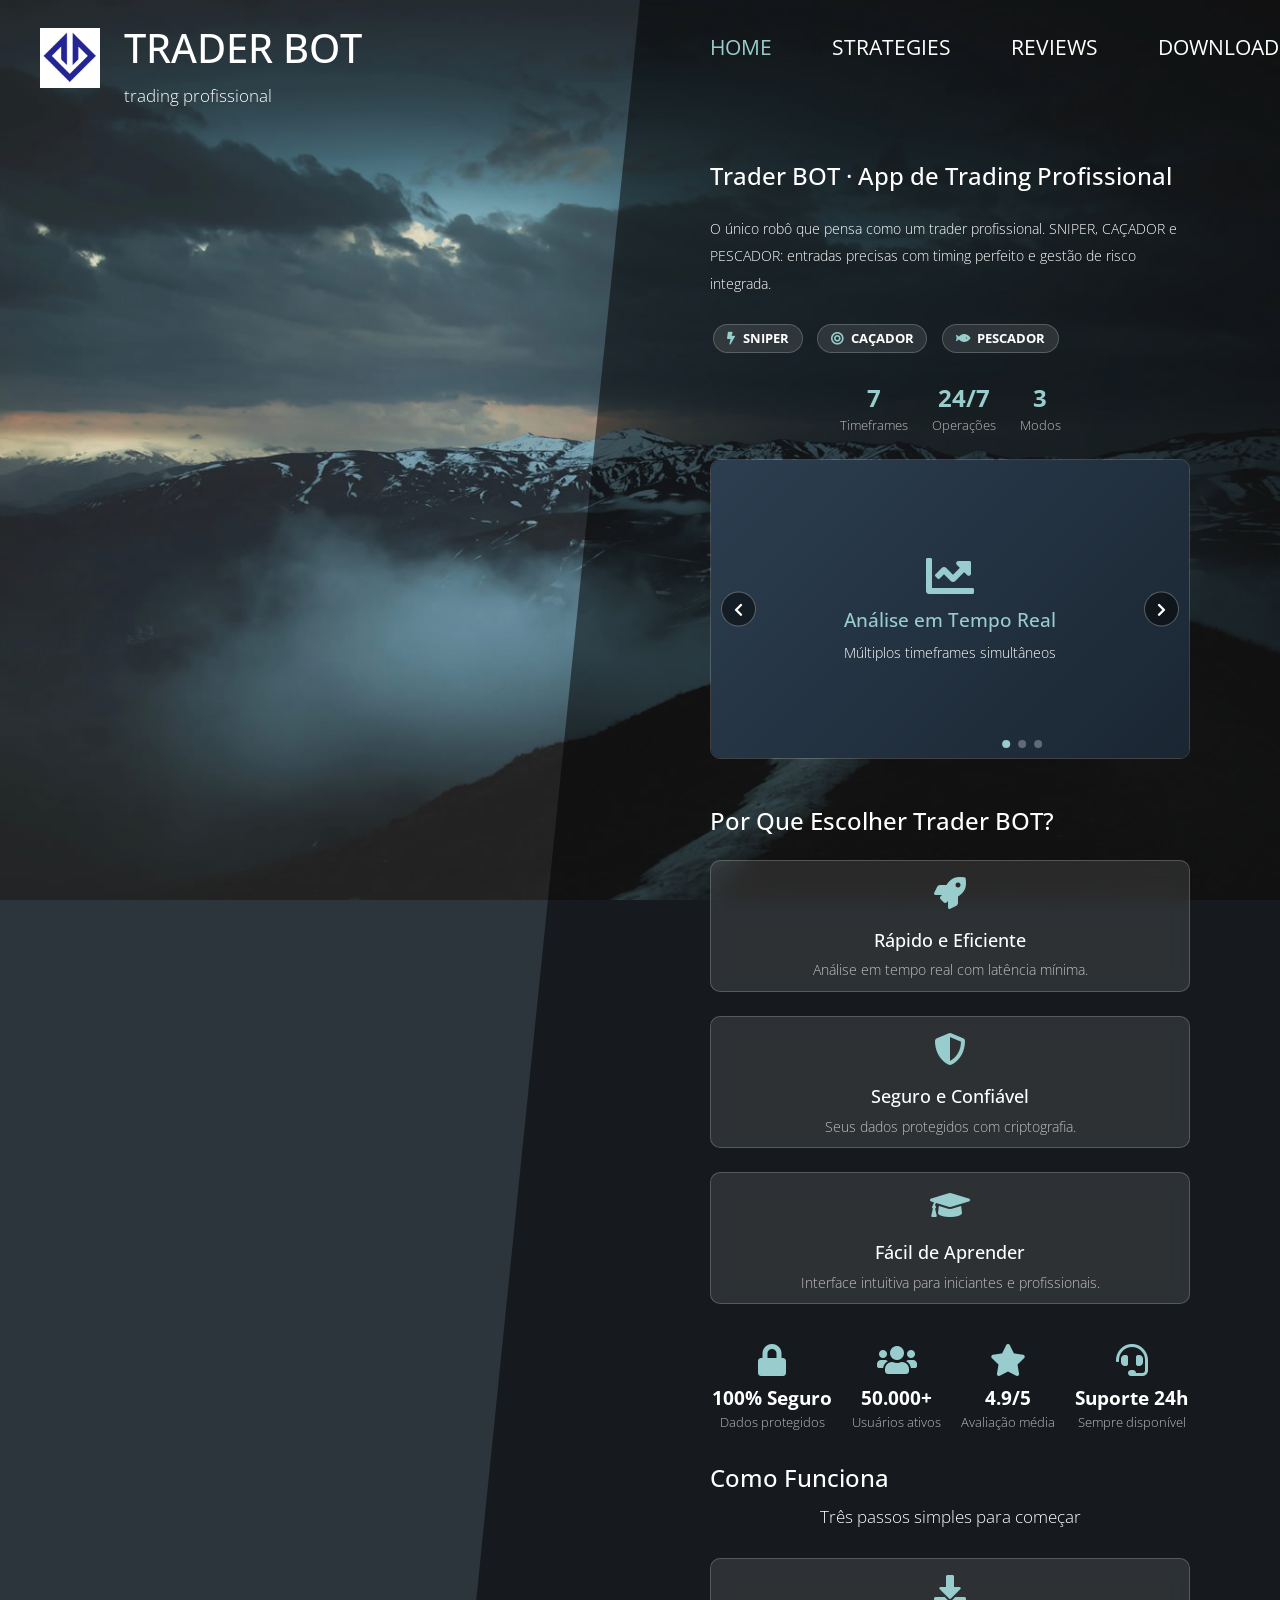
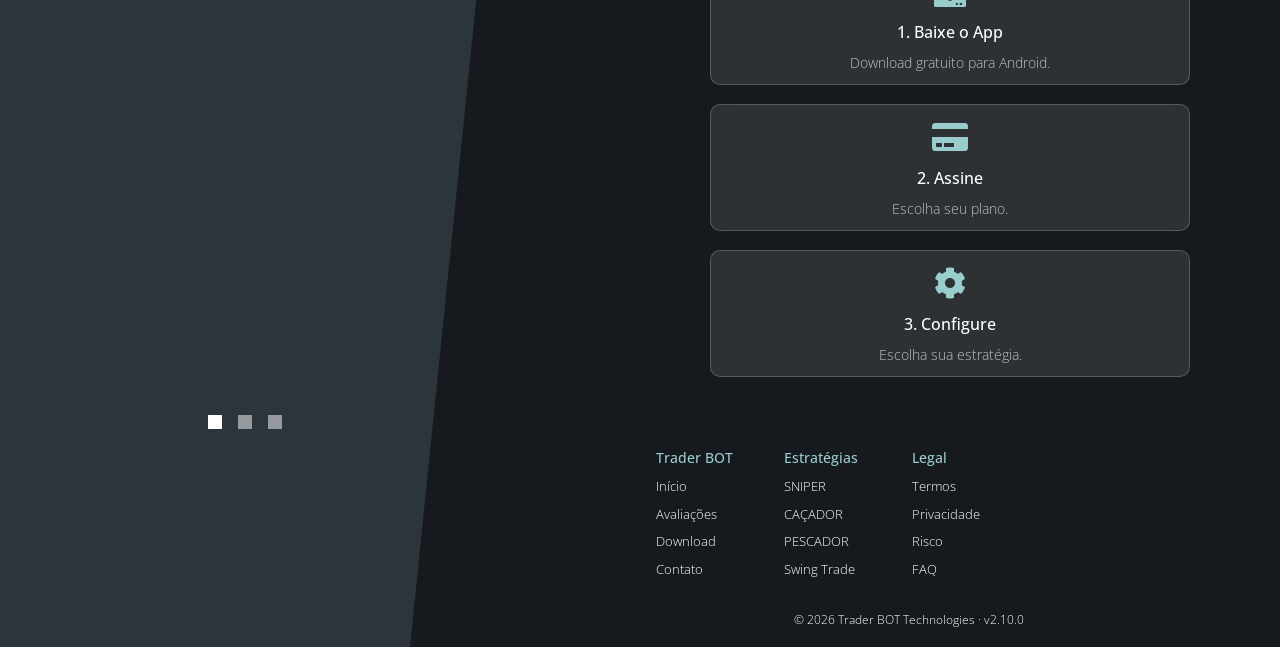
<file: index.html>
<!DOCTYPE html>
<html lang="pt-BR">
<head>
    <meta charset="UTF-8">
    <meta name="viewport" content="width=device-width, initial-scale=1.0, maximum-scale=1.0, user-scalable=yes">
    <meta http-equiv="X-UA-Compatible" content="ie=edge">
    <title>Trader BOT · Home</title>
    <link href="https://fonts.googleapis.com/css?family=Open+Sans:300,400,600,700" rel="stylesheet">
    <link href="css/bootstrap.min.css" rel="stylesheet">
		  <link rel="icon" type="image/png" href="img/Slide1 LOGO.png">
    <link href="fontawesome/css/all.min.css" rel="stylesheet">
    <link href="css/templatemo-diagoona.css" rel="stylesheet">
	<link href="css/responsive.css" rel="stylesheet">
    <style>
        /* ===== ESTILOS ADICIONAIS (mantidos) ===== */
        :root { --accent-color: #9CC; --text-primary: rgba(255,255,255,0.9); --text-secondary: rgba(255,255,255,0.7); --bg-modal: #1e2a3a; }
        .cards-grid { display: grid; grid-template-columns: repeat(auto-fit, minmax(280px, 1fr)); gap: 1.5rem; margin: 1.5rem 0; }
        .card { background: rgba(255,255,255,0.1); backdrop-filter: blur(10px); border: 1px solid rgba(255,255,255,0.2); border-radius: 10px; padding: 1.2rem; transition: all 0.3s ease; cursor: pointer; }
        .card:hover { transform: translateY(-5px); background: rgba(255,255,255,0.15); }
        .card-icon { width: 50px; height: 50px; background: rgba(255,255,255,0.1); border-radius: 10px; display: flex; align-items: center; justify-content: center; margin-bottom: 1rem; }
        .card-icon i { font-size: 1.8rem; color: var(--accent-color); }
        .card-title { font-size: 1.2rem; font-weight: 600; color: var(--accent-color); margin-bottom: 0.5rem; }
        .card-list { list-style: none; padding-left: 0; margin-bottom: 0.5rem; }
        .card-list li { margin-bottom: 0.4rem; font-size: 0.9rem; color: var(--text-primary); }
        .card-list i { color: var(--accent-color); margin-right: 0.5rem; font-size: 0.8rem; }
        .card-timing { margin-top: 0.8rem; padding: 0.5rem; background: rgba(255,255,255,0.05); border-radius: 5px; font-size: 0.85rem; color: var(--text-secondary); }
        .strategy-filter { display: flex; justify-content: center; gap: 0.8rem; margin: 1.5rem 0; flex-wrap: wrap; }
        .filter-chip { background: rgba(255,255,255,0.1); border: 1px solid rgba(255,255,255,0.2); border-radius: 30px; padding: 0.4rem 1.2rem; color: white; cursor: pointer; transition: all 0.3s ease; font-size: 0.9rem; }
        .filter-chip:hover, .filter-chip.active { background: var(--accent-color); color: #000; }
        .hero-carousel { position: relative; width: 100%; height: 300px; border-radius: 10px; overflow: hidden; margin: 1.5rem 0; border: 1px solid rgba(255,255,255,0.2); }
        .carousel-container { width: 100%; height: 100%; position: relative; }
        .carousel-slide { position: absolute; top: 0; left: 0; width: 100%; height: 100%; opacity: 0; transition: opacity 0.5s ease; background-size: cover; background-position: center; display: flex; align-items: center; justify-content: center; text-align: center; padding: 1rem; }
        .carousel-slide.active { opacity: 1; }
        .carousel-slide i { font-size: 3rem !important; }
        .carousel-slide h3 { font-size: 1.2rem; margin: 0.5rem 0; }
        .carousel-slide p { font-size: 0.9rem; }
        .carousel-arrow { position: absolute; top: 50%; transform: translateY(-50%); width: 35px; height: 35px; background: rgba(0,0,0,0.5); border: 1px solid rgba(255,255,255,0.3); border-radius: 50%; display: flex; align-items: center; justify-content: center; cursor: pointer; color: white; z-index: 10; font-size: 0.9rem; }
        .carousel-arrow.prev { left: 10px; }
        .carousel-arrow.next { right: 10px; }
        .carousel-indicators { position: absolute; bottom: 10px; left: 50%; transform: translateX(-50%); display: flex; gap: 8px; }
        .indicator { width: 8px; height: 8px; border-radius: 50%; background: rgba(255,255,255,0.3); cursor: pointer; }
        .indicator.active { background: var(--accent-color); }
        .btn-download { background: var(--accent-color); color: #000; border: none; padding: 0.8rem 1.5rem; border-radius: 30px; font-size: 1rem; font-weight: bold; cursor: pointer; transition: all 0.3s ease; }
        .btn-download:hover { background: #8bb; transform: translateY(-2px); }
        .btn-download.small { padding: 0.5rem 1rem; font-size: 0.9rem; }
        .badge { background: rgba(255,255,255,0.1); border: 1px solid rgba(255,255,255,0.2); border-radius: 20px; padding: 0.4rem 0.8rem; display: inline-block; margin: 0.2rem; font-size: 0.8rem; }
        .badge i { margin-right: 0.3rem; color: var(--accent-color); }
        .download-card { background: rgba(255,255,255,0.1); backdrop-filter: blur(10px); border: 1px solid rgba(255,255,255,0.2); border-radius: 10px; padding: 1.5rem; margin: 1.5rem 0; }
        .version-badge { background: rgba(255,255,255,0.15); border: 1px solid rgba(255,255,255,0.3); border-radius: 30px; padding: 0.4rem 1.2rem; display: inline-block; margin-bottom: 1rem; font-size: 0.8rem; }
        .file-info { display: flex; justify-content: space-around; margin: 1.5rem 0; flex-wrap: wrap; gap: 0.8rem; }
        .info-item { text-align: center; padding: 0.8rem; background: rgba(255,255,255,0.05); border-radius: 10px; flex: 1; min-width: 100px; }
        .info-item i { font-size: 1.5rem; color: var(--accent-color); margin-bottom: 0.3rem; }
        .info-item div { font-size: 0.8rem; }
        .changelog { background: rgba(0,0,0,0.3); border-radius: 10px; padding: 1.2rem; margin: 1.5rem 0; }
        .changelog h4 { font-size: 1rem; }
        .changelog-item { display: flex; align-items: center; gap: 0.8rem; margin-bottom: 0.6rem; padding: 0.4rem; border-bottom: 1px solid rgba(255,255,255,0.1); font-size: 0.85rem; }
        .changelog-item i { color: var(--accent-color); font-size: 0.9rem; }
        .features-grid { display: grid; grid-template-columns: repeat(auto-fit, minmax(240px, 1fr)); gap: 1.5rem; margin: 1.5rem 0; }
        .feature-card { background: rgba(255,255,255,0.1); backdrop-filter: blur(10px); border: 1px solid rgba(255,255,255,0.2); border-radius: 10px; padding: 0.5rem; text-align: center; transition: all 0.3s ease; }
        .feature-card h3 { font-size: 1.1rem; margin: 0.8rem 0 0.4rem; }
        .feature-card p { font-size: 0.85rem; color: var(--text-secondary); }
        .feature-icon { font-size: 2rem; color: var(--accent-color); }
        .hero-stats { display: flex; gap: 1.5rem; margin: 1.5rem 0; flex-wrap: wrap; justify-content: center; }
        .stat-item { text-align: center; }
        .stat-value { font-size: 1.5rem; font-weight: bold; color: var(--accent-color); }
        .stat-label { color: var(--text-secondary); font-size: 0.8rem; }
        .table-container { background: rgba(255,255,255,0.1); backdrop-filter: blur(10px); border: 1px solid rgba(255,255,255,0.2); border-radius: 10px; padding: 1.2rem; margin: 1.5rem 0; overflow-x: auto; }
        .desktop-table { width: 100%; border-collapse: collapse; font-size: 0.85rem; }
        .desktop-table th { color: var(--accent-color); padding: 0.8rem; border-bottom: 2px solid rgba(255,255,255,0.2); }
        .desktop-table td { padding: 0.6rem 0.8rem; border-bottom: 1px solid rgba(255,255,255,0.1); }
        .mobile-cards { display: none; }
        .rules-tabs { display: flex; justify-content: center; gap: 0.8rem; margin: 1.5rem 0; flex-wrap: wrap; }
        .tab-btn { background: transparent; border: 2px solid var(--accent-color); color: var(--accent-color); padding: 0.6rem 1.5rem; border-radius: 30px; font-weight: 600; cursor: pointer; transition: all 0.3s ease; font-size: 0.9rem; }
        .tab-btn:hover, .tab-btn.active { background: var(--accent-color); color: #000; }
        .tab-btn i { margin-right: 0.5rem; color: inherit; }
        .rules-panel { display: none; grid-template-columns: repeat(auto-fit, minmax(250px, 1fr)); gap: 1.2rem; margin: 1.5rem 0; }
        .rules-panel.active { display: grid; }
        .rule-card { background: rgba(255,255,255,0.1); backdrop-filter: blur(10px); border: 1px solid rgba(255,255,255,0.2); border-radius: 10px; padding: 1.2rem; display: flex; align-items: flex-start; gap: 0.8rem; }
        .rule-card span:last-child { font-size: 0.85rem; color: var(--text-primary); line-height: 1.4; }
        .rule-number { width: 28px; height: 28px; background: var(--accent-color); border-radius: 50%; display: flex; align-items: center; justify-content: center; color: #000; font-weight: bold; flex-shrink: 0; font-size: 0.9rem; }
        .reviews-grid { display: grid; grid-template-columns: 1fr; gap: 1.5rem; margin: 1.5rem 0; }
        .review-form-container { background: rgba(255,255,255,0.1); backdrop-filter: blur(10px); border: 1px solid rgba(255,255,255,0.2); border-radius: 10px; padding: 1.5rem; }
        .review-form-container h3 { font-size: 1.1rem; margin-bottom: 1rem; }
        .star-rating-input { display: flex; gap: 0.3rem; font-size: 1.3rem; color: rgba(255,255,255,0.3); cursor: pointer; margin-bottom: 1.2rem; }
        .star-rating-input i.fas { color: var(--accent-color); }
        .form-group input, .form-group textarea { background: rgba(0,0,0,0.3); border: 1px solid rgba(255,255,255,0.2); color: white; font-size: 0.9rem; padding: 0.6rem; }
        .form-group input::placeholder, .form-group textarea::placeholder { color: rgba(255,255,255,0.5); font-size: 0.85rem; }
        .reviews-list { max-height: 400px; overflow-y: auto; padding-right: 0.3rem; }
        .review-card { background: rgba(255,255,255,0.05); border: 1px solid rgba(255,255,255,0.1); border-radius: 10px; padding: 1rem; margin-bottom: 0.8rem; }
        .reviewer-avatar { width: 35px; height: 35px; background: var(--accent-color); border-radius: 50%; display: flex; align-items: center; justify-content: center; color: #000; font-weight: bold; font-size: 0.8rem; }
        .reviewer-info { font-size: 0.85rem; }
        .review-stars i { color: var(--accent-color); font-size: 0.8rem; }
        .review-text { color: var(--text-secondary); font-size: 0.8rem; line-height: 1.4; margin-top: 0.5rem; }
        .reviews-stats { display: grid; grid-template-columns: repeat(3, 1fr); gap: 0.8rem; margin-top: 1.5rem; padding-top: 1.5rem; border-top: 1px solid rgba(255,255,255,0.1); }
        .btn-load-more { background: transparent; border: 2px solid var(--accent-color); color: var(--accent-color); padding: 0.6rem; border-radius: 30px; cursor: pointer; width: 100%; margin-top: 1rem; font-size: 0.85rem; }
        .btn-load-more:hover { background: var(--accent-color); color: #000; }
        .steps-grid { display: grid; grid-template-columns: 1fr; gap: 1.2rem; margin: 1.5rem 0; }
        .step-card { background: rgba(255,255,255,0.1); backdrop-filter: blur(10px); border: 1px solid rgba(255,255,255,0.2); border-radius: 10px; padding: 0.5rem; text-align: center; }
        .step-card h3 { font-size: 1rem; margin: 0.5rem 0; }
        .step-card p { font-size: 0.85rem; color: var(--text-secondary); }
        .step-icon { font-size: 2rem; color: var(--accent-color); }
        .social-links { display: flex; gap: 1rem; margin: 1rem 0; justify-content: center; }
        .social-link { color: white; font-size: 1.5rem; transition: transform 0.3s; }
        .social-link:hover { transform: translateY(-3px); color: var(--accent-color); }
        button:focus, a:focus, .btn-download:focus, .social-link:focus, .nav-link:focus, .filter-chip:focus, .tab-btn:focus, .modal-nav-btn:focus, .card:focus { outline: none !important; box-shadow: none !important; -webkit-tap-highlight-color: transparent !important; }
        .btn-download:active { transform: scale(0.98); transition: transform 0.1s ease; }
        .btn-download, .social-link, .nav-link, .filter-chip, .tab-btn, .modal-nav-btn, .card { -webkit-tap-highlight-color: transparent; user-select: none; -webkit-user-select: none; }
        input, textarea, [contenteditable="true"] { user-select: auto !important; -webkit-user-select: auto !important; }
        .toast-overlay { position: fixed; top: 0; left: 0; width: 100%; height: 100%; background: rgba(0,0,0,0.5); backdrop-filter: blur(5px); z-index: 2999; opacity: 0; visibility: hidden; transition: all 0.3s ease; }
        .toast-overlay.show { opacity: 1; visibility: visible; }
        .success-toast { position: fixed; top: 50%; left: 50%; transform: translate(-50%, -50%) scale(0.8); z-index: 3000; background: rgba(44,53,60,0.95); backdrop-filter: blur(10px); border: 1px solid rgba(255,255,255,0.15); border-radius: 30px; padding: 2rem 3rem; box-shadow: 0 20px 40px rgba(0,0,0,0.6); opacity: 0; visibility: hidden; transition: all 0.3s ease; text-align: center; pointer-events: none; }
        .success-toast.show { opacity: 1; visibility: visible; transform: translate(-50%, -50%) scale(1); }
        .success-icon { font-size: 5rem; color: #9CC; line-height: 1; animation: successPop 0.4s ease; }
        @keyframes successPop { 0% { transform: scale(0.5); opacity: 0; } 50% { transform: scale(1.2); } 100% { transform: scale(1); opacity: 1; } }
        .modal-overlay { position: fixed; top: 0; left: 0; width: 100%; height: 100%; background: rgba(0,0,0,0.7); backdrop-filter: blur(5px); z-index: 2000; opacity: 0; visibility: hidden; transition: all 0.3s ease; }
        .modal-overlay.active { opacity: 1; visibility: visible; }
        .modal { position: fixed; top: 50%; left: 50%; transform: translate(-50%, -50%) scale(0.9); width: 92%; max-width: 400px; max-height: 60vh; background: #2C353C; border: 1px solid rgba(255,255,255,0.15); border-radius: 10px; z-index: 2001; opacity: 0; visibility: hidden; transition: all 0.3s ease; overflow: hidden; box-shadow: 0 15px 30px rgba(0,0,0,0.5); font-family: 'Open Sans', Arial, sans-serif; color: white; }
        .modal.active { opacity: 1 !important; visibility: visible !important; transform: translate(-50%, -50%) scale(1) !important; z-index: 2002 !important; display: block !important; }
        .modal-header { padding: 1.2rem 1.5rem; border-bottom: 1px solid rgba(255,255,255,0.1); display: flex; justify-content: space-between; align-items: center; background: rgba(0,0,0,0.2); }
        .modal-header h2 { color: #9CC; font-size: 1.2rem; margin: 0; font-weight: 400; text-transform: uppercase; letter-spacing: 1px; }
        .modal-header h2 i { margin-right: 0.5rem; color: #9CC; }
        .close-modal { background: none; border: none; color: rgba(255,255,255,0.6); font-size: 1.3rem; cursor: pointer; padding: 0; line-height: 1; transition: color 0.3s ease; }
        .close-modal:hover { color: white; }
        .modal-content { padding: 1.5rem; overflow-y: auto; max-height: calc(80vh - 70px); background: transparent; }
        .modal-content h3 { color: #9CC; font-size: 1.1rem; margin: 0.8rem 0 0.5rem; font-weight: 400; text-transform: uppercase; letter-spacing: 0.5px; }
        .modal-content h3 i { margin-right: 0.5rem; color: #9CC; }
        .modal-content p { font-size: 0.9rem; color: rgba(255,255,255,0.8); margin-bottom: 0.8rem; line-height: 1.5; }
        .modal-content ul { list-style: none; padding-left: 0; margin-bottom: 0.8rem; }
        .modal-content li { font-size: 0.85rem; color: rgba(255,255,255,0.9); margin-bottom: 0.5rem; padding-left: 1.2rem; position: relative; }
        .modal-content li:before { content: "•"; color: #9CC; position: absolute; left: 0; font-size: 1rem; }
        .modal-stats { display: grid; grid-template-columns: repeat(3, 1fr); gap: 0.5rem; margin: 1rem 0; }
        .modal-stat { background: rgba(0,0,0,0.2); border: 1px solid rgba(255,255,255,0.1); border-radius: 8px; padding: 0.6rem; text-align: center; }
        .modal-stat-value { color: #9CC; font-size: 0.9rem; font-weight: bold; }
        .modal-stat-label { color: rgba(255,255,255,0.6); font-size: 0.7rem; margin-top: 0.2rem; }
        .modal-nav { display: flex; justify-content: space-between; margin-top: 1.2rem; gap: 0.5rem; }
        .modal-nav-btn { background: transparent; border: 1px solid #9CC; color: #9CC; padding: 0.4rem 0.8rem; border-radius: 4px; cursor: pointer; font-size: 0.8rem; flex: 1; transition: all 0.3s ease; text-transform: uppercase; font-weight: 400; }
        .modal-nav-btn:hover { background: #9CC; color: #000; }
        .hierarchy-tree { font-family: 'Open Sans', monospace; line-height: 1.8; background: rgba(0,0,0,0.2); padding: 0.8rem; border-radius: 6px; font-size: 0.8rem; margin: 0.8rem 0; color: rgba(255,255,255,0.9); border: 1px solid rgba(255,255,255,0.1); }
        .video-container { position: relative; width: 100%; padding-bottom: 56.25%; margin: 0.8rem 0; }
        .video-container iframe { position: absolute; top: 0; left: 0; width: 100%; height: 100%; border-radius: 6px; border: 1px solid rgba(255,255,255,0.1); }
        @media (max-width: 380px) { .modal { width: 95%; max-width: 95%; } .modal-header h2 { font-size: 1rem; } .modal-content h3 { font-size: 1rem; } .modal-content p, .modal-content li { font-size: 0.8rem; } .modal-stat-value { font-size: 0.8rem; } .modal-stat-label { font-size: 0.65rem; } .modal-nav-btn { font-size: 0.75rem; padding: 0.3rem 0.6rem; } }
    </style>
</head>
<body>
<div class="tm-container">
    <div>
        <div class="tm-row pt-4">
            <div class="tm-col-left">
                <div class="tm-site-header media">
                    <img src="img/Slide1 LOGO.png" alt="Trader BOT Logo" class="mt-1 tm-logo" style="width: 60px; height: 60px; object-fit: cover; margin-right: 24px;">
                    <div class="media-body">
                        <h1 class="tm-sitename text-uppercase">Trader BOT</h1>
                        <p class="tm-slogon">trading profissional</p>
                    </div>
                </div>
            </div>
            <div class="tm-col-right">
                <nav class="navbar navbar-expand-lg" id="tm-main-nav">
                    <button class="navbar-toggler toggler-example mr-0 ml-auto" type="button" data-toggle="collapse" data-target="#navbar-nav" aria-controls="navbar-nav" aria-expanded="false" aria-label="Toggle navigation">
                        <span><i class="fas fa-bars"></i></span>
                    </button>
                 <div class="collapse navbar-collapse tm-nav" id="navbar-nav">
    <ul class="navbar-nav text-uppercase">
        <li class="nav-item active"><a class="nav-link tm-nav-link" href="/">Home</a></li>
        <li class="nav-item"><a class="nav-link tm-nav-link" href="/strategies">Strategies</a></li>
        <li class="nav-item"><a class="nav-link tm-nav-link" href="/reviews">Reviews</a></li>
        <li class="nav-item"><a class="nav-link tm-nav-link" href="/download">Download</a></li>
        <li class="nav-item"><a class="nav-link tm-nav-link" href="/contact">Contact</a></li>
        <li class="nav-item"><a class="nav-link tm-nav-link" href="/faq">FAQ</a></li>
    </ul>
</div>
                    </div>
                </nav>
            </div>
        </div>
        <div class="tm-row">
            <div class="tm-col-left"></div>
            <main class="tm-col-right">
                <section class="tm-content">
                    <div id="inicio">
                        <h2 class="mb-4 tm-content-title">Trader BOT · App de Trading Profissional</h2>
                        <p class="mb-4" style="font-size: 0.9rem;">O único robô que pensa como um trader profissional. SNIPER, CAÇADOR e PESCADOR: entradas precisas com timing perfeito e gestão de risco integrada.</p>
                        <div style="display: flex; gap: 0.5rem; margin-bottom: 1.5rem; flex-wrap: wrap;">
                            <span class="badge"><i class="fas fa-bolt"></i> SNIPER</span>
                            <span class="badge"><i class="fas fa-bullseye"></i> CAÇADOR</span>
                            <span class="badge"><i class="fas fa-fish"></i> PESCADOR</span>
                        </div>
                        <div class="hero-stats">
                            <div class="stat-item"><div class="stat-value">7</div><div class="stat-label">Timeframes</div></div>
                            <div class="stat-item"><div class="stat-value">24/7</div><div class="stat-label">Operações</div></div>
                            <div class="stat-item"><div class="stat-value">3</div><div class="stat-label">Modos</div></div>
                        </div>
                        <div class="hero-carousel">
                            <div class="carousel-container" id="carousel">
                                <div class="carousel-slide active" style="background: linear-gradient(135deg, #2C3E50, #1a2632);"><div><i class="fas fa-chart-line" style="font-size: 5rem; color: #9CC;"></i><h3 style="color: #9CC;">Análise em Tempo Real</h3><p>Múltiplos timeframes simultâneos</p></div></div>
                                <div class="carousel-slide" style="background: linear-gradient(135deg, #1a2632, #2C3E50);"><div><i class="fas fa-bolt" style="font-size: 5rem; color: #9CC;"></i><h3 style="color: #9CC;">Estratégia SNIPER</h3><p>Precisão cirúrgica no M1</p></div></div>
                                <div class="carousel-slide" style="background: linear-gradient(135deg, #2C3E50, #1a2632);"><div><i class="fas fa-clock" style="font-size: 5rem; color: #9CC;"></i><h3 style="color: #9CC;">Estratégia CAÇADOR</h3><p>Ondas médias no M5</p></div></div>
                                <div class="carousel-arrow prev" onclick="prevSlide()"><i class="fas fa-chevron-left"></i></div>
                                <div class="carousel-arrow next" onclick="nextSlide()"><i class="fas fa-chevron-right"></i></div>
                            </div>
                            <div class="carousel-indicators"><span class="indicator active" onclick="currentSlide(0)"></span><span class="indicator" onclick="currentSlide(1)"></span><span class="indicator" onclick="currentSlide(2)"></span></div>
                        </div>
                        <div style="margin-top: 3rem;"><h2 class="tm-content-title">Por Que Escolher Trader BOT?</h2>
                            <div class="features-grid"><div class="feature-card"><div class="feature-icon"><i class="fas fa-rocket"></i></div><h3>Rápido e Eficiente</h3><p>Análise em tempo real com latência mínima.</p></div><div class="feature-card"><div class="feature-icon"><i class="fas fa-shield-alt"></i></div><h3>Seguro e Confiável</h3><p>Seus dados protegidos com criptografia.</p></div><div class="feature-card"><div class="feature-icon"><i class="fas fa-graduation-cap"></i></div><h3>Fácil de Aprender</h3><p>Interface intuitiva para iniciantes e profissionais.</p></div></div>
                        </div>
                        <div style="display: flex; justify-content: space-around; margin: 2rem 0; flex-wrap: wrap; gap: 1rem;">
                            <div style="text-align: center;"><div style="font-size: 2rem; color: #9CC;"><i class="fas fa-lock"></i></div><div style="font-size: 1.2rem; font-weight: bold;">100% Seguro</div><div style="color: rgba(255,255,255,0.7); font-size: 0.8rem;">Dados protegidos</div></div>
                            <div style="text-align: center;"><div style="font-size: 2rem; color: #9CC;"><i class="fas fa-users"></i></div><div style="font-size: 1.2rem; font-weight: bold;">50.000+</div><div style="color: rgba(255,255,255,0.7); font-size: 0.8rem;">Usuários ativos</div></div>
                            <div style="text-align: center;"><div style="font-size: 2rem; color: #9CC;"><i class="fas fa-star"></i></div><div style="font-size: 1.2rem; font-weight: bold;">4.9/5</div><div style="color: rgba(255,255,255,0.7); font-size: 0.8rem;">Avaliação média</div></div>
                            <div style="text-align: center;"><div style="font-size: 2rem; color: #9CC;"><i class="fas fa-headset"></i></div><div style="font-size: 1.2rem; font-weight: bold;">Suporte 24h</div><div style="color: rgba(255,255,255,0.7); font-size: 0.8rem;">Sempre disponível</div></div>
                        </div>
                        <div style="margin: 2rem 0;"><h2 class="tm-content-title">Como Funciona</h2><p style="text-align: center; margin-bottom: 1.5rem;">Três passos simples para começar</p>
                            <div class="steps-grid"><div class="step-card"><div class="step-icon"><i class="fas fa-download"></i></div><h3>1. Baixe o App</h3><p>Download gratuito para Android.</p></div><div class="step-card"><div class="step-icon"><i class="fas fa-credit-card"></i></div><h3>2. Assine</h3><p>Escolha seu plano.</p></div><div class="step-card"><div class="step-icon"><i class="fas fa-cog"></i></div><h3>3. Configure</h3><p>Escolha sua estratégia.</p></div></div>
                        </div>
                    </div>
                </section>
            </main>
        </div>
    </div>
   <div class="tm-row">
    <div class="tm-col-left text-center">
        <ul class="tm-bg-controls-wrapper">
            <li class="tm-bg-control active" data-id="0"></li>
            <li class="tm-bg-control" data-id="1"></li>
            <li class="tm-bg-control" data-id="2"></li>
        </ul>
    </div>
    <div class="tm-col-right tm-col-footer">
        <footer class="tm-site-footer text-right">
            <div style="display: grid; grid-template-columns: repeat(3, 1fr); gap: 1rem; text-align: left; margin-bottom: 1.5rem;">
                <div>
                    <h4 style="color: #9CC; font-size: 0.9rem;">Trader BOT</h4>
                    <ul style="list-style: none; padding-left: 0;">
                        <li style="margin-bottom: 0.3rem;"><a href="/" style="color: white; font-size: 0.8rem;">Início</a></li>
                        <li style="margin-bottom: 0.3rem;"><a href="/reviews" style="color: white; font-size: 0.8rem;">Avaliações</a></li>
                        <li style="margin-bottom: 0.3rem;"><a href="/download" style="color: white; font-size: 0.8rem;">Download</a></li>
                        <li style="margin-bottom: 0.3rem;"><a href="/contact" style="color: white; font-size: 0.8rem;">Contato</a></li>
                    </ul>
                </div>
                <div>
                    <h4 style="color: #9CC; font-size: 0.9rem;">Estratégias</h4>
                    <ul style="list-style: none; padding-left: 0;">
                        <li style="margin-bottom: 0.3rem;"><a onclick="openStrategyModal('sniper')" style="color: white; cursor: pointer; font-size: 0.8rem;">SNIPER</a></li>
                        <li style="margin-bottom: 0.3rem;"><a onclick="openStrategyModal('cacador')" style="color: white; cursor: pointer; font-size: 0.8rem;">CAÇADOR</a></li>
                        <li style="margin-bottom: 0.3rem;"><a onclick="openStrategyModal('pescador')" style="color: white; cursor: pointer; font-size: 0.8rem;">PESCADOR</a></li>
                        <li style="margin-bottom: 0.3rem;"><a onclick="openStrategyModal('swing')" style="color: white; cursor: pointer; font-size: 0.8rem;">Swing Trade</a></li>
                    </ul>
                </div>
                <div>
                    <h4 style="color: #9CC; font-size: 0.9rem;">Legal</h4>
                    <ul style="list-style: none; padding-left: 0;">
                        <li style="margin-bottom: 0.3rem;"><a onclick="openLegalModal('termos')" style="color: white; cursor: pointer; font-size: 0.8rem;">Termos</a></li>
                        <li style="margin-bottom: 0.3rem;"><a onclick="openLegalModal('privacidade')" style="color: white; cursor: pointer; font-size: 0.8rem;">Privacidade</a></li>
                        <li style="margin-bottom: 0.3rem;"><a onclick="openLegalModal('risco')" style="color: white; cursor: pointer; font-size: 0.8rem;">Risco</a></li>
                        <li style="margin-bottom: 0.3rem;"><a href="/faq" style="color: white; font-size: 0.8rem;">FAQ</a></li>
                    </ul>
                </div>
            </div>
            <p class="mb-0" style="font-size: 0.75rem;">© 2026 Trader BOT Technologies · v2.10.0</p>
        </footer>
    </div>
</div>
        </div>
    </div>
    <div class="tm-bg"><div class="tm-bg-left"></div><div class="tm-bg-right"></div></div>
</div>
<div class="modal-overlay" id="modalOverlay" onclick="closeAllModals()"></div>
<div class="toast-overlay" id="toastOverlay"></div>
<div class="success-toast" id="successToast"><div class="success-icon">✓</div></div>

<!-- MODAIS (idênticos aos originais) -->
<div class="modal" id="modalSniper"><div class="modal-header"><h2><i class="fas fa-bolt"></i> SNIPER</h2><button class="close-modal" onclick="closeAllModals()"><i class="fas fa-times"></i></button></div><div class="modal-content"><h3><i class="fas fa-bullseye"></i> Visão Geral</h3><p>Precisão cirúrgica para scalpers que buscam entradas rápidas e timing exato.</p><div class="modal-stats"><div class="modal-stat"><div class="modal-stat-value">M1+M5+M15</div><div class="modal-stat-label">Timeframes</div></div><div class="modal-stat"><div class="modal-stat-value">M1</div><div class="modal-stat-label">Timing</div></div><div class="modal-stat"><div class="modal-stat-value">1-15min</div><div class="modal-stat-label">Duração</div></div></div><h3><i class="fas fa-chart-line"></i> Volatility (Scalping)</h3><ul><li>Entrada: SINAL VERDE + TIMING OK no M1</li><li>Valor: $5 por operação</li><li>Gain: +$2 (40%) | Stop: -$1 (20%)</li><li>Duração: 1-2 minutos</li><li>Operações/dia: 30-40</li></ul><div class="modal-nav"><button class="modal-nav-btn" onclick="navigateModal('prev', 'sniper')">← Anterior</button><button class="modal-nav-btn" onclick="navigateModal('next', 'sniper')">Próxima →</button></div></div></div>
<div class="modal" id="modalCacador"><div class="modal-header"><h2><i class="fas fa-clock"></i> CAÇADOR</h2><button class="close-modal" onclick="closeAllModals()"><i class="fas fa-times"></i></button></div><div class="modal-content"><h3><i class="fas fa-bullseye"></i> Visão Geral</h3><p>Captura ondas médias com entradas precisas e boa relação risco/retorno.</p><div class="modal-stats"><div class="modal-stat"><div class="modal-stat-value">M5+M15+H1</div><div class="modal-stat-label">Timeframes</div></div><div class="modal-stat"><div class="modal-stat-value">M5</div><div class="modal-stat-label">Timing</div></div><div class="modal-stat"><div class="modal-stat-value">15-60min</div><div class="modal-stat-label">Duração</div></div></div><h3><i class="fas fa-chart-bar"></i> Day Trade - Sintéticos</h3><ul><li>Entrada: SINAL VERDE + TIMING OK no M5</li><li>Valor: $10 por operação</li><li>Gain: +$4 (40%) | Stop: -$2 (20%)</li><li>Duração: 15-60 minutos</li><li>Operações/dia: 15-25</li></ul><div class="modal-nav"><button class="modal-nav-btn" onclick="navigateModal('prev', 'cacador')">← Anterior</button><button class="modal-nav-btn" onclick="navigateModal('next', 'cacador')">Próxima →</button></div></div></div>
<div class="modal" id="modalPescador"><div class="modal-header"><h2><i class="fas fa-fish"></i> PESCADOR</h2><button class="close-modal" onclick="closeAllModals()"><i class="fas fa-times"></i></button></div><div class="modal-content"><h3><i class="fas fa-bullseye"></i> Visão Geral</h3><p>Identifica a tendência real do mercado e captura grandes movimentos.</p><div class="modal-stats"><div class="modal-stat"><div class="modal-stat-value">M15+H1+H4</div><div class="modal-stat-label">Timeframes</div></div><div class="modal-stat"><div class="modal-stat-value">M15</div><div class="modal-stat-label">Timing</div></div><div class="modal-stat"><div class="modal-stat-value">Horas/Dias</div><div class="modal-stat-label">Duração</div></div></div><h3><i class="fas fa-sitemap"></i> Hierarquia dos Timeframes</h3><div class="hierarchy-tree"><span style="color: #9CC;">H4</span> → TENDÊNCIA REAL<br>&nbsp;&nbsp;├─► <span style="color: #9CC;">H1</span> → DIREÇÃO DO DIA<br>&nbsp;&nbsp;│&nbsp;&nbsp;&nbsp;├─► M30 → CONFIRMAÇÃO<br>&nbsp;&nbsp;│&nbsp;&nbsp;&nbsp;│&nbsp;&nbsp;&nbsp;├─► <span style="color: #9CC;">M15</span> → TIMING</div><div class="modal-nav"><button class="modal-nav-btn" onclick="navigateModal('prev', 'pescador')">← Anterior</button><button class="modal-nav-btn" onclick="navigateModal('next', 'pescador')">Próxima →</button></div></div></div>
<div class="modal" id="modalSwing"><div class="modal-header"><h2><i class="fas fa-calendar-alt"></i> SWING TRADE</h2><button class="close-modal" onclick="closeAllModals()"><i class="fas fa-times"></i></button></div><div class="modal-content"><h3><i class="fas fa-calendar-week"></i> Swing - Sintéticos</h3><ul><li>Entrada: Dias 1, 10 e 20 do mês</li><li>Condição: App mostrando tendência forte</li><li>Valor total: $100 (escalonado)</li><li>Stop total: -$20 (20%) | Gain total: +$50 (50%)</li></ul><div class="modal-stats"><div class="modal-stat"><div class="modal-stat-value">$100</div><div class="modal-stat-label">Investimento</div></div><div class="modal-stat"><div class="modal-stat-value">50%</div><div class="modal-stat-label">Retorno</div></div><div class="modal-stat"><div class="modal-stat-value">20%</div><div class="modal-stat-label">Stop</div></div></div><div class="modal-nav"><button class="modal-nav-btn" onclick="navigateModal('prev', 'swing')">← Anterior</button><button class="modal-nav-btn" onclick="navigateModal('next', 'swing')">Próxima →</button></div></div></div>
<div class="modal" id="modalTermos"><div class="modal-header"><h2><i class="fas fa-file-contract"></i> Termos de Uso</h2><button class="close-modal" onclick="closeAllModals()"><i class="fas fa-times"></i></button></div><div class="modal-content"><h3><i class="fas fa-check-circle"></i> Aceitação dos Termos</h3><p>Ao utilizar o Trader BOT, você concorda com estes termos.</p><h3><i class="fas fa-bullseye"></i> Uso do Aplicativo</h3><p>Ferramenta de análise técnica. Não garantimos lucros.</p></div></div>
<div class="modal" id="modalPrivacidade"><div class="modal-header"><h2><i class="fas fa-lock"></i> Política de Privacidade</h2><button class="close-modal" onclick="closeAllModals()"><i class="fas fa-times"></i></button></div><div class="modal-content"><h3><i class="fas fa-database"></i> Coleta de Dados</h3><p>Coletamos informações básicas para suporte.</p></div></div>
<div class="modal" id="modalRisco"><div class="modal-header"><h2><i class="fas fa-exclamation-triangle" style="color: #ff4b4b;"></i> Aviso de Risco</h2><button class="close-modal" onclick="closeAllModals()"><i class="fas fa-times"></i></button></div><div class="modal-content"><h3><i class="fas fa-exclamation-circle"></i> Risco de Perda</h3><p>Trading envolve risco substancial de perda. Nunca invista dinheiro que você não pode perder.</p></div></div>

<script src="js/jquery-3.4.1.min.js"></script>
<script src="js/bootstrap.min.js"></script>
<script src="js/jquery.backstretch.min.js"></script>
<script src="js/templatemo-script.js"></script>
<script>
    // Funções globais (modais, carrossel, etc.)
    const strategies = ['sniper','cacador','pescador','swing'];
    function openStrategyModal(strategy) { closeAllModals(); const modal = document.getElementById(`modal${strategy.charAt(0).toUpperCase() + strategy.slice(1)}`); if(modal){ modal.classList.add('active'); document.getElementById('modalOverlay').classList.add('active'); document.body.style.overflow = 'hidden'; } }
    function openLegalModal(type) { closeAllModals(); const modal = document.getElementById(`modal${type.charAt(0).toUpperCase() + type.slice(1)}`); if(modal){ modal.classList.add('active'); document.getElementById('modalOverlay').classList.add('active'); document.body.style.overflow = 'hidden'; } }
    function closeAllModals() { document.querySelectorAll('.modal').forEach(m => m.classList.remove('active')); document.getElementById('modalOverlay').classList.remove('active'); document.body.style.overflow = ''; }
    function navigateModal(direction, current) { let idx = strategies.indexOf(current); let newIdx = direction==='next' ? (idx+1)%strategies.length : (idx-1+strategies.length)%strategies.length; closeAllModals(); openStrategyModal(strategies[newIdx]); }
    document.addEventListener('keydown', e => { if(e.key==='Escape') closeAllModals(); });
    // Carrossel
    let slideIndex=0, slides, indicators, autoSlideInterval;
    function showSlide(n){ if(n>=slides.length) slideIndex=0; if(n<0) slideIndex=slides.length-1; slides.forEach(s=>s.classList.remove('active')); indicators.forEach(i=>i.classList.remove('active')); slides[slideIndex].classList.add('active'); indicators[slideIndex].classList.add('active'); }
    function nextSlide(){ slideIndex++; if(slideIndex>=slides.length) slideIndex=0; showSlide(slideIndex); resetAutoSlide(); }
    function prevSlide(){ slideIndex--; if(slideIndex<0) slideIndex=slides.length-1; showSlide(slideIndex); resetAutoSlide(); }
    function currentSlide(n){ slideIndex=n; showSlide(slideIndex); resetAutoSlide(); }
    function startAutoSlide(){ autoSlideInterval = setInterval(nextSlide,5000); }
    function resetAutoSlide(){ clearInterval(autoSlideInterval); startAutoSlide(); }
    function downloadAutomático(event){ event.preventDefault(); const el = event.currentTarget; el.style.transform='scale(0.98)'; setTimeout(()=>el.style.transform='',100); if(document.activeElement && typeof document.activeElement.blur==='function') document.activeElement.blur(); setTimeout(()=>window.location.href=el.href,50); return false; }
    $(document).ready(function(){
        slides = document.querySelectorAll('.carousel-slide'); indicators = document.querySelectorAll('.indicator');
        if(slides.length) startAutoSlide();
        $('a[href^="#"]').on('click',function(e){ var target = $(this.getAttribute('href')); if(target.length){ e.preventDefault(); $('html, body').stop().animate({ scrollTop: target.offset().top - 70 },800); } });
        $(document).on('click',function(e){ if($(e.target).is('input, textarea, [contenteditable="true"]')) return; if(document.activeElement && typeof document.activeElement.blur==='function') setTimeout(()=>document.activeElement.blur(),50); });
    });
</script>
</body>
</html>
</file>
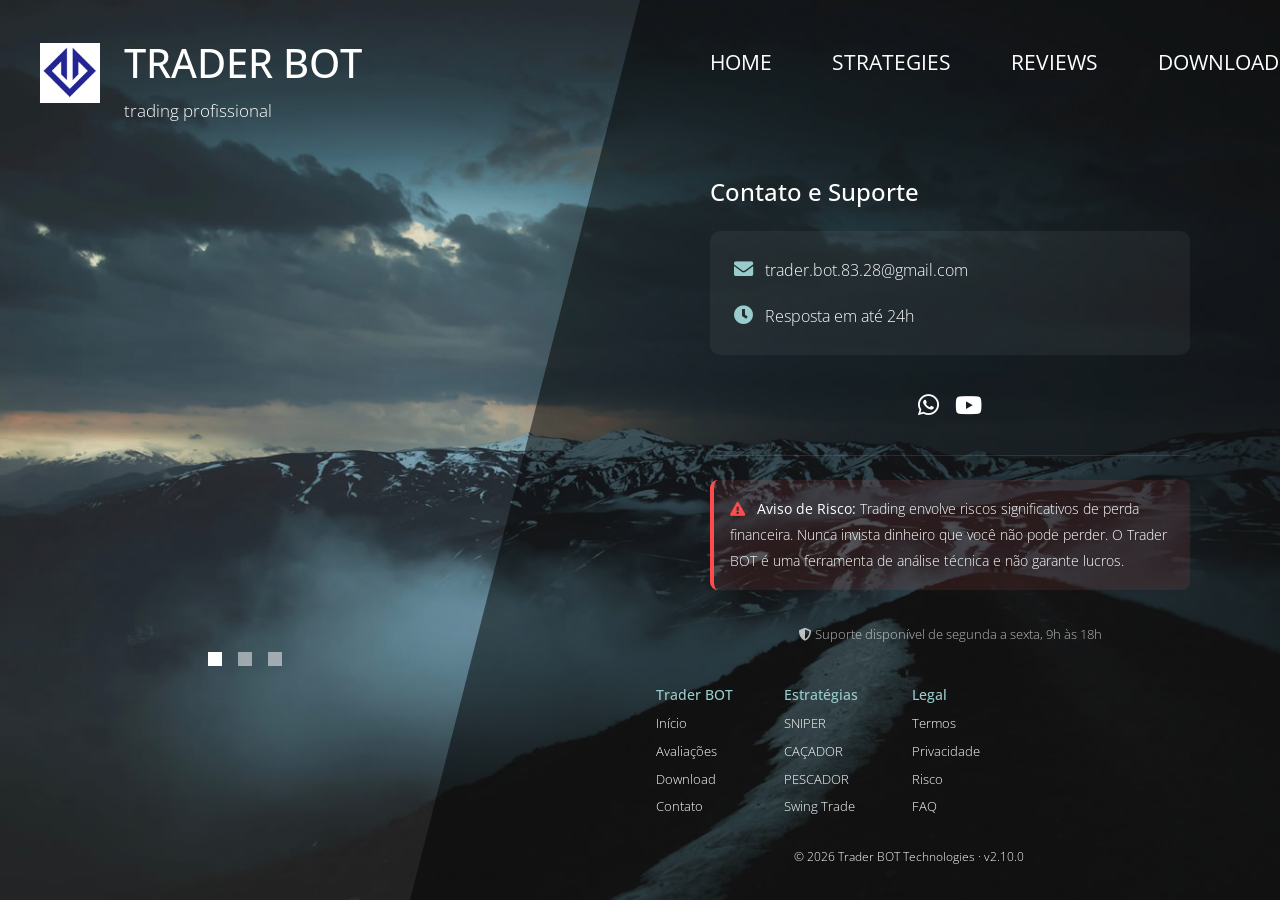
<file: contact.html>
<!DOCTYPE html>
<html lang="pt-BR">
<head>
    <meta charset="UTF-8">
    <meta name="viewport" content="width=device-width, initial-scale=1.0, maximum-scale=1.0, user-scalable=yes">
    <title>Trader BOT · Contato</title>
    <link href="https://fonts.googleapis.com/css?family=Open+Sans:300,400,600,700" rel="stylesheet">
    <link href="css/bootstrap.min.css" rel="stylesheet">
    <link rel="icon" type="image/png" href="img/Slide1 LOGO.png">
    <link href="fontawesome/css/all.min.css" rel="stylesheet">
    <link href="css/templatemo-diagoona.css" rel="stylesheet">
    <link href="css/responsive.css" rel="stylesheet">
    <style>
        /* ===== ESTILOS ADICIONAIS (mesmos do original) ===== */
        :root { --accent-color: #9CC; --text-primary: rgba(255,255,255,0.9); --text-secondary: rgba(255,255,255,0.7); --bg-modal: #1e2a3a; }
        .cards-grid { display: grid; grid-template-columns: repeat(auto-fit, minmax(280px, 1fr)); gap: 1.5rem; margin: 1.5rem 0; }
        .card { background: rgba(255,255,255,0.1); backdrop-filter: blur(10px); border: 1px solid rgba(255,255,255,0.2); border-radius: 10px; padding: 1.2rem; transition: all 0.3s ease; cursor: pointer; }
        .card:hover { transform: translateY(-5px); background: rgba(255,255,255,0.15); }
        .card-icon { width: 50px; height: 50px; background: rgba(255,255,255,0.1); border-radius: 10px; display: flex; align-items: center; justify-content: center; margin-bottom: 1rem; }
        .card-icon i { font-size: 1.8rem; color: var(--accent-color); }
        .card-title { font-size: 1.2rem; font-weight: 600; color: var(--accent-color); margin-bottom: 0.5rem; }
        .card-list { list-style: none; padding-left: 0; margin-bottom: 0.5rem; }
        .card-list li { margin-bottom: 0.4rem; font-size: 0.9rem; color: var(--text-primary); }
        .card-list i { color: var(--accent-color); margin-right: 0.5rem; font-size: 0.8rem; }
        .card-timing { margin-top: 0.8rem; padding: 0.5rem; background: rgba(255,255,255,0.05); border-radius: 5px; font-size: 0.85rem; color: var(--text-secondary); }
        .strategy-filter { display: flex; justify-content: center; gap: 0.8rem; margin: 1.5rem 0; flex-wrap: wrap; }
        .filter-chip { background: rgba(255,255,255,0.1); border: 1px solid rgba(255,255,255,0.2); border-radius: 30px; padding: 0.4rem 1.2rem; color: white; cursor: pointer; transition: all 0.3s ease; font-size: 0.9rem; }
        .filter-chip:hover, .filter-chip.active { background: var(--accent-color); color: #000; }
        .hero-carousel { position: relative; width: 100%; height: 300px; border-radius: 10px; overflow: hidden; margin: 1.5rem 0; border: 1px solid rgba(255,255,255,0.2); }
        .carousel-container { width: 100%; height: 100%; position: relative; }
        .carousel-slide { position: absolute; top: 0; left: 0; width: 100%; height: 100%; opacity: 0; transition: opacity 0.5s ease; background-size: cover; background-position: center; display: flex; align-items: center; justify-content: center; text-align: center; padding: 1rem; }
        .carousel-slide.active { opacity: 1; }
        .carousel-slide i { font-size: 3rem !important; }
        .carousel-slide h3 { font-size: 1.2rem; margin: 0.5rem 0; }
        .carousel-slide p { font-size: 0.9rem; }
        .carousel-arrow { position: absolute; top: 50%; transform: translateY(-50%); width: 35px; height: 35px; background: rgba(0,0,0,0.5); border: 1px solid rgba(255,255,255,0.3); border-radius: 50%; display: flex; align-items: center; justify-content: center; cursor: pointer; color: white; z-index: 10; font-size: 0.9rem; }
        .carousel-arrow.prev { left: 10px; }
        .carousel-arrow.next { right: 10px; }
        .carousel-indicators { position: absolute; bottom: 10px; left: 50%; transform: translateX(-50%); display: flex; gap: 8px; }
        .indicator { width: 8px; height: 8px; border-radius: 50%; background: rgba(255,255,255,0.3); cursor: pointer; }
        .indicator.active { background: var(--accent-color); }
        .btn-download { background: var(--accent-color); color: #000; border: none; padding: 0.8rem 1.5rem; border-radius: 30px; font-size: 1rem; font-weight: bold; cursor: pointer; transition: all 0.3s ease; }
        .btn-download:hover { background: #8bb; transform: translateY(-2px); }
        .btn-download.small { padding: 0.5rem 1rem; font-size: 0.9rem; }
        .badge { background: rgba(255,255,255,0.1); border: 1px solid rgba(255,255,255,0.2); border-radius: 20px; padding: 0.4rem 0.8rem; display: inline-block; margin: 0.2rem; font-size: 0.8rem; }
        .badge i { margin-right: 0.3rem; color: var(--accent-color); }
        .download-card { background: rgba(255,255,255,0.1); backdrop-filter: blur(10px); border: 1px solid rgba(255,255,255,0.2); border-radius: 10px; padding: 1.5rem; margin: 1.5rem 0; }
        .version-badge { background: rgba(255,255,255,0.15); border: 1px solid rgba(255,255,255,0.3); border-radius: 30px; padding: 0.4rem 1.2rem; display: inline-block; margin-bottom: 1rem; font-size: 0.8rem; }
        .file-info { display: flex; justify-content: space-around; margin: 1.5rem 0; flex-wrap: wrap; gap: 0.8rem; }
        .info-item { text-align: center; padding: 0.8rem; background: rgba(255,255,255,0.05); border-radius: 10px; flex: 1; min-width: 100px; }
        .info-item i { font-size: 1.5rem; color: var(--accent-color); margin-bottom: 0.3rem; }
        .info-item div { font-size: 0.8rem; }
        .changelog { background: rgba(0,0,0,0.3); border-radius: 10px; padding: 1.2rem; margin: 1.5rem 0; }
        .changelog h4 { font-size: 1rem; }
        .changelog-item { display: flex; align-items: center; gap: 0.8rem; margin-bottom: 0.6rem; padding: 0.4rem; border-bottom: 1px solid rgba(255,255,255,0.1); font-size: 0.85rem; }
        .changelog-item i { color: var(--accent-color); font-size: 0.9rem; }
        .features-grid { display: grid; grid-template-columns: repeat(auto-fit, minmax(240px, 1fr)); gap: 1.5rem; margin: 1.5rem 0; }
        .feature-card { background: rgba(255,255,255,0.1); backdrop-filter: blur(10px); border: 1px solid rgba(255,255,255,0.2); border-radius: 10px; padding: 0.5rem; text-align: center; transition: all 0.3s ease; }
        .feature-card h3 { font-size: 1.1rem; margin: 0.8rem 0 0.4rem; }
        .feature-card p { font-size: 0.85rem; color: var(--text-secondary); }
        .feature-icon { font-size: 2rem; color: var(--accent-color); }
        .hero-stats { display: flex; gap: 1.5rem; margin: 1.5rem 0; flex-wrap: wrap; justify-content: center; }
        .stat-item { text-align: center; }
        .stat-value { font-size: 1.5rem; font-weight: bold; color: var(--accent-color); }
        .stat-label { color: var(--text-secondary); font-size: 0.8rem; }
        .table-container { background: rgba(255,255,255,0.1); backdrop-filter: blur(10px); border: 1px solid rgba(255,255,255,0.2); border-radius: 10px; padding: 1.2rem; margin: 1.5rem 0; overflow-x: auto; }
        .desktop-table { width: 100%; border-collapse: collapse; font-size: 0.85rem; }
        .desktop-table th { color: var(--accent-color); padding: 0.8rem; border-bottom: 2px solid rgba(255,255,255,0.2); }
        .desktop-table td { padding: 0.6rem 0.8rem; border-bottom: 1px solid rgba(255,255,255,0.1); }
        .mobile-cards { display: none; }
        .rules-tabs { display: flex; justify-content: center; gap: 0.8rem; margin: 1.5rem 0; flex-wrap: wrap; }
        .tab-btn { background: transparent; border: 2px solid var(--accent-color); color: var(--accent-color); padding: 0.6rem 1.5rem; border-radius: 30px; font-weight: 600; cursor: pointer; transition: all 0.3s ease; font-size: 0.9rem; }
        .tab-btn:hover, .tab-btn.active { background: var(--accent-color); color: #000; }
        .tab-btn i { margin-right: 0.5rem; color: inherit; }
        .rules-panel { display: none; grid-template-columns: repeat(auto-fit, minmax(250px, 1fr)); gap: 1.2rem; margin: 1.5rem 0; }
        .rules-panel.active { display: grid; }
        .rule-card { background: rgba(255,255,255,0.1); backdrop-filter: blur(10px); border: 1px solid rgba(255,255,255,0.2); border-radius: 10px; padding: 1.2rem; display: flex; align-items: flex-start; gap: 0.8rem; }
        .rule-card span:last-child { font-size: 0.85rem; color: var(--text-primary); line-height: 1.4; }
        .rule-number { width: 28px; height: 28px; background: var(--accent-color); border-radius: 50%; display: flex; align-items: center; justify-content: center; color: #000; font-weight: bold; flex-shrink: 0; font-size: 0.9rem; }
        .reviews-grid { display: grid; grid-template-columns: 1fr; gap: 1.5rem; margin: 1.5rem 0; }
        .review-form-container { background: rgba(255,255,255,0.1); backdrop-filter: blur(10px); border: 1px solid rgba(255,255,255,0.2); border-radius: 10px; padding: 1.5rem; }
        .review-form-container h3 { font-size: 1.1rem; margin-bottom: 1rem; }
        .star-rating-input { display: flex; gap: 0.3rem; font-size: 1.3rem; color: rgba(255,255,255,0.3); cursor: pointer; margin-bottom: 1.2rem; }
        .star-rating-input i.fas { color: var(--accent-color); }
        .form-group input, .form-group textarea { background: rgba(0,0,0,0.3); border: 1px solid rgba(255,255,255,0.2); color: white; font-size: 0.9rem; padding: 0.6rem; }
        .form-group input::placeholder, .form-group textarea::placeholder { color: rgba(255,255,255,0.5); font-size: 0.85rem; }
        .reviews-list { max-height: 400px; overflow-y: auto; padding-right: 0.3rem; }
        .review-card { background: rgba(255,255,255,0.05); border: 1px solid rgba(255,255,255,0.1); border-radius: 10px; padding: 1rem; margin-bottom: 0.8rem; }
        .reviewer-avatar { width: 35px; height: 35px; background: var(--accent-color); border-radius: 50%; display: flex; align-items: center; justify-content: center; color: #000; font-weight: bold; font-size: 0.8rem; }
        .reviewer-info { font-size: 0.85rem; }
        .review-stars i { color: var(--accent-color); font-size: 0.8rem; }
        .review-text { color: var(--text-secondary); font-size: 0.8rem; line-height: 1.4; margin-top: 0.5rem; }
        .reviews-stats { display: grid; grid-template-columns: repeat(3, 1fr); gap: 0.8rem; margin-top: 1.5rem; padding-top: 1.5rem; border-top: 1px solid rgba(255,255,255,0.1); }
        .btn-load-more { background: transparent; border: 2px solid var(--accent-color); color: var(--accent-color); padding: 0.6rem; border-radius: 30px; cursor: pointer; width: 100%; margin-top: 1rem; font-size: 0.85rem; }
        .btn-load-more:hover { background: var(--accent-color); color: #000; }
        .steps-grid { display: grid; grid-template-columns: 1fr; gap: 1.2rem; margin: 1.5rem 0; }
        .step-card { background: rgba(255,255,255,0.1); backdrop-filter: blur(10px); border: 1px solid rgba(255,255,255,0.2); border-radius: 10px; padding: 0.5rem; text-align: center; }
        .step-card h3 { font-size: 1rem; margin: 0.5rem 0; }
        .step-card p { font-size: 0.85rem; color: var(--text-secondary); }
        .step-icon { font-size: 2rem; color: var(--accent-color); }
        .social-links { display: flex; gap: 1rem; margin: 1rem 0; justify-content: center; }
        .social-link { color: white; font-size: 1.5rem; transition: transform 0.3s; }
        .social-link:hover { transform: translateY(-3px); color: var(--accent-color); }
        button:focus, a:focus, .btn-download:focus, .social-link:focus, .nav-link:focus, .filter-chip:focus, .tab-btn:focus, .modal-nav-btn:focus, .card:focus { outline: none !important; box-shadow: none !important; -webkit-tap-highlight-color: transparent !important; }
        .btn-download:active { transform: scale(0.98); transition: transform 0.1s ease; }
        .btn-download, .social-link, .nav-link, .filter-chip, .tab-btn, .modal-nav-btn, .card { -webkit-tap-highlight-color: transparent; user-select: none; -webkit-user-select: none; }
        input, textarea, [contenteditable="true"] { user-select: auto !important; -webkit-user-select: auto !important; }
        .toast-overlay { position: fixed; top: 0; left: 0; width: 100%; height: 100%; background: rgba(0,0,0,0.5); backdrop-filter: blur(5px); z-index: 2999; opacity: 0; visibility: hidden; transition: all 0.3s ease; }
        .toast-overlay.show { opacity: 1; visibility: visible; }
        .success-toast { position: fixed; top: 50%; left: 50%; transform: translate(-50%, -50%) scale(0.8); z-index: 3000; background: rgba(44,53,60,0.95); backdrop-filter: blur(10px); border: 1px solid rgba(255,255,255,0.15); border-radius: 30px; padding: 2rem 3rem; box-shadow: 0 20px 40px rgba(0,0,0,0.6); opacity: 0; visibility: hidden; transition: all 0.3s ease; text-align: center; pointer-events: none; }
        .success-toast.show { opacity: 1; visibility: visible; transform: translate(-50%, -50%) scale(1); }
        .success-icon { font-size: 5rem; color: #9CC; line-height: 1; animation: successPop 0.4s ease; }
        @keyframes successPop { 0% { transform: scale(0.5); opacity: 0; } 50% { transform: scale(1.2); } 100% { transform: scale(1); opacity: 1; } }
        .modal-overlay { position: fixed; top: 0; left: 0; width: 100%; height: 100%; background: rgba(0,0,0,0.7); backdrop-filter: blur(5px); z-index: 2000; opacity: 0; visibility: hidden; transition: all 0.3s ease; }
        .modal-overlay.active { opacity: 1; visibility: visible; }
        .modal { position: fixed; top: 50%; left: 50%; transform: translate(-50%, -50%) scale(0.9); width: 92%; max-width: 400px; max-height: 60vh; background: #2C353C; border: 1px solid rgba(255,255,255,0.15); border-radius: 10px; z-index: 2001; opacity: 0; visibility: hidden; transition: all 0.3s ease; overflow: hidden; box-shadow: 0 15px 30px rgba(0,0,0,0.5); font-family: 'Open Sans', Arial, sans-serif; color: white; }
        .modal.active { opacity: 1 !important; visibility: visible !important; transform: translate(-50%, -50%) scale(1) !important; z-index: 2002 !important; display: block !important; }
        .modal-header { padding: 1.2rem 1.5rem; border-bottom: 1px solid rgba(255,255,255,0.1); display: flex; justify-content: space-between; align-items: center; background: rgba(0,0,0,0.2); }
        .modal-header h2 { color: #9CC; font-size: 1.2rem; margin: 0; font-weight: 400; text-transform: uppercase; letter-spacing: 1px; }
        .modal-header h2 i { margin-right: 0.5rem; color: #9CC; }
        .close-modal { background: none; border: none; color: rgba(255,255,255,0.6); font-size: 1.3rem; cursor: pointer; padding: 0; line-height: 1; transition: color 0.3s ease; }
        .close-modal:hover { color: white; }
        .modal-content { padding: 1.5rem; overflow-y: auto; max-height: calc(80vh - 70px); background: transparent; }
        .modal-content h3 { color: #9CC; font-size: 1.1rem; margin: 0.8rem 0 0.5rem; font-weight: 400; text-transform: uppercase; letter-spacing: 0.5px; }
        .modal-content h3 i { margin-right: 0.5rem; color: #9CC; }
        .modal-content p { font-size: 0.9rem; color: rgba(255,255,255,0.8); margin-bottom: 0.8rem; line-height: 1.5; }
        .modal-content ul { list-style: none; padding-left: 0; margin-bottom: 0.8rem; }
        .modal-content li { font-size: 0.85rem; color: rgba(255,255,255,0.9); margin-bottom: 0.5rem; padding-left: 1.2rem; position: relative; }
        .modal-content li:before { content: "•"; color: #9CC; position: absolute; left: 0; font-size: 1rem; }
        .modal-stats { display: grid; grid-template-columns: repeat(3, 1fr); gap: 0.5rem; margin: 1rem 0; }
        .modal-stat { background: rgba(0,0,0,0.2); border: 1px solid rgba(255,255,255,0.1); border-radius: 8px; padding: 0.6rem; text-align: center; }
        .modal-stat-value { color: #9CC; font-size: 0.9rem; font-weight: bold; }
        .modal-stat-label { color: rgba(255,255,255,0.6); font-size: 0.7rem; margin-top: 0.2rem; }
        .modal-nav { display: flex; justify-content: space-between; margin-top: 1.2rem; gap: 0.5rem; }
        .modal-nav-btn { background: transparent; border: 1px solid #9CC; color: #9CC; padding: 0.4rem 0.8rem; border-radius: 4px; cursor: pointer; font-size: 0.8rem; flex: 1; transition: all 0.3s ease; text-transform: uppercase; font-weight: 400; }
        .modal-nav-btn:hover { background: #9CC; color: #000; }
        .hierarchy-tree { font-family: 'Open Sans', monospace; line-height: 1.8; background: rgba(0,0,0,0.2); padding: 0.8rem; border-radius: 6px; font-size: 0.8rem; margin: 0.8rem 0; color: rgba(255,255,255,0.9); border: 1px solid rgba(255,255,255,0.1); }
        .video-container { position: relative; width: 100%; padding-bottom: 56.25%; margin: 0.8rem 0; }
        .video-container iframe { position: absolute; top: 0; left: 0; width: 100%; height: 100%; border-radius: 6px; border: 1px solid rgba(255,255,255,0.1); }
        @media (max-width: 380px) { .modal { width: 95%; max-width: 95%; } .modal-header h2 { font-size: 1rem; } .modal-content h3 { font-size: 1rem; } .modal-content p, .modal-content li { font-size: 0.8rem; } .modal-stat-value { font-size: 0.8rem; } .modal-stat-label { font-size: 0.65rem; } .modal-nav-btn { font-size: 0.75rem; padding: 0.3rem 0.6rem; } }
        .faq-container { margin: 2rem 0; }
        .faq-item { background: rgba(255,255,255,0.05); backdrop-filter: blur(10px); border: 1px solid rgba(255,255,255,0.15); border-radius: 12px; margin-bottom: 1rem; overflow: hidden; transition: all 0.3s ease; }
        .faq-item.active { background: rgba(255,255,255,0.1); border-color: var(--accent-color); }
        .faq-question { width: 100%; display: flex; justify-content: space-between; align-items: center; padding: 1.2rem 1.5rem; background: transparent; border: none; color: var(--text-primary); font-size: 1rem; font-weight: 600; cursor: pointer; text-align: left; }
        .faq-question span { flex: 1; padding-right: 1rem; }
        .faq-icon { width: 28px; height: 28px; display: flex; align-items: center; justify-content: center; transition: transform 0.3s ease; color: var(--accent-color); }
        .faq-item.active .faq-icon { transform: rotate(180deg); }
        .faq-answer { max-height: 0; overflow: hidden; transition: max-height 0.3s ease; }
        .faq-item.active .faq-answer { max-height: 200px; }
        .faq-answer-content { padding: 0 1.5rem 1.2rem 1.5rem; color: var(--text-secondary); font-size: 0.9rem; line-height: 1.6; border-top: 1px solid rgba(255,255,255,0.1); margin-top: 0; }
        @media (max-width: 768px) { .faq-question { padding: 1rem; font-size: 0.9rem; } .faq-answer-content { padding: 0 1rem 1rem 1rem; font-size: 0.85rem; } }
    </style>
</head>
<body>
<div class="tm-container">
    <div>
        <div class="tm-row pt-4">
            <div class="tm-col-left">
                <div class="tm-site-header media">
                    <img src="img/Slide1 LOGO.png" alt="Trader BOT Logo" class="mt-1 tm-logo" style="width: 60px; height: 60px; object-fit: cover; margin-right: 24px;">
                    <div class="media-body">
                        <h1 class="tm-sitename text-uppercase">Trader BOT</h1>
                        <p class="tm-slogon">trading profissional</p>
                    </div>
                </div>
            </div>
            <div class="tm-col-right">
                <nav class="navbar navbar-expand-lg" id="tm-main-nav">
                    <button class="navbar-toggler toggler-example mr-0 ml-auto" type="button" data-toggle="collapse" data-target="#navbar-nav">
                        <span><i class="fas fa-bars"></i></span>
                    </button>
                    <div class="collapse navbar-collapse tm-nav" id="navbar-nav">
                        <ul class="navbar-nav text-uppercase">
                            <li class="nav-item"><a class="nav-link tm-nav-link" href="/">Home</a></li>
                            <li class="nav-item"><a class="nav-link tm-nav-link" href="/strategies">Strategies</a></li>
                            <li class="nav-item"><a class="nav-link tm-nav-link" href="/reviews">Reviews</a></li>
                            <li class="nav-item"><a class="nav-link tm-nav-link" href="/download">Download</a></li>
                            <li class="nav-item active"><a class="nav-link tm-nav-link" href="/contact">Contact</a></li>
                            <li class="nav-item"><a class="nav-link tm-nav-link" href="/faq">FAQ</a></li>
                        </ul>
                    </div>
                </nav>
            </div>
        </div>
        <div class="tm-row">
            <div class="tm-col-left"></div>
            <main class="tm-col-right">
                <section class="tm-content">
                    <div id="contato">
                        <h2 class="tm-content-title">Contato e Suporte</h2>
                        <div style="background: rgba(255,255,255,0.05); border-radius: 10px; padding: 1.5rem; margin: 1.5rem 0;">
                            <p style="font-size: 1rem; margin-bottom: 1rem;">
                                <i class="fas fa-envelope mr-2" style="color: #9CC; font-size: 1.2rem;"></i> 
                                <a href="mailto:trader.bot.83.28@gmail.com" style="color: white; text-decoration: none; font-size: 1rem;">
                                    trader.bot.83.28@gmail.com
                                </a>
                            </p>
                            <p style="font-size: 1rem;">
                                <i class="fas fa-clock mr-2" style="color: #9CC; font-size: 1.2rem;"></i> 
                                Resposta em até 24h
                            </p>
                        </div>
                        <div class="social-links" style="margin: 2rem 0;">
                            <a href="https://wa.me/244951281978?text=Ol%C3%A1%20Trader%20BOT" class="social-link" target="_blank" rel="noopener noreferrer" title="WhatsApp">
                                <i class="fab fa-whatsapp"></i>
                            </a>
                            <a href="https://www.youtube.com/@TraderBOTChannel" class="social-link" target="_blank" rel="noopener noreferrer" title="YouTube">
                                <i class="fab fa-youtube"></i>
                            </a>
                        </div>
                        <hr class="mb-4" style="border-color: rgba(255,255,255,0.1);">
                        <div style="background: rgba(255,100,100,0.1); border-left: 4px solid #ff4b4b; padding: 1rem; border-radius: 8px;">
                            <p style="font-size: 0.85rem; margin: 0;">
                                <i class="fas fa-exclamation-triangle" style="color: #ff4b4b; margin-right: 0.5rem;"></i> 
                                <strong>Aviso de Risco:</strong> Trading envolve riscos significativos de perda financeira. Nunca invista dinheiro que você não pode perder. O Trader BOT é uma ferramenta de análise técnica e não garante lucros.
                            </p>
                        </div>
                        <div style="margin-top: 2rem; text-align: center;">
                            <p style="font-size: 0.8rem; color: var(--text-secondary);">
                                <i class="fas fa-shield-alt"></i> Suporte disponível de segunda a sexta, 9h às 18h
                            </p>
                        </div>
                    </div>
                </section>
            </main>
        </div>
    </div>
    <div class="tm-row">
        <div class="tm-col-left text-center">
            <ul class="tm-bg-controls-wrapper">
                <li class="tm-bg-control active" data-id="0"></li>
                <li class="tm-bg-control" data-id="1"></li>
                <li class="tm-bg-control" data-id="2"></li>
            </ul>
        </div>
        <div class="tm-col-right tm-col-footer">
            <footer class="tm-site-footer text-right">
                <div style="display: grid; grid-template-columns: repeat(3, 1fr); gap: 1rem; text-align: left; margin-bottom: 1.5rem;">
                    <div>
                        <h4 style="color: #9CC; font-size: 0.9rem;">Trader BOT</h4>
                        <ul style="list-style: none; padding-left: 0;">
                            <li style="margin-bottom: 0.3rem;"><a href="/" style="color: white; font-size: 0.8rem;">Início</a></li>
                            <li style="margin-bottom: 0.3rem;"><a href="/reviews" style="color: white; font-size: 0.8rem;">Avaliações</a></li>
                            <li style="margin-bottom: 0.3rem;"><a href="/download" style="color: white; font-size: 0.8rem;">Download</a></li>
                            <li style="margin-bottom: 0.3rem;"><a href="/contact" style="color: white; font-size: 0.8rem;">Contato</a></li>
                        </ul>
                    </div>
                    <div>
                        <h4 style="color: #9CC; font-size: 0.9rem;">Estratégias</h4>
                        <ul style="list-style: none; padding-left: 0;">
                            <li style="margin-bottom: 0.3rem;"><a onclick="openStrategyModal('sniper')" style="color: white; cursor: pointer; font-size: 0.8rem;">SNIPER</a></li>
                            <li style="margin-bottom: 0.3rem;"><a onclick="openStrategyModal('cacador')" style="color: white; cursor: pointer; font-size: 0.8rem;">CAÇADOR</a></li>
                            <li style="margin-bottom: 0.3rem;"><a onclick="openStrategyModal('pescador')" style="color: white; cursor: pointer; font-size: 0.8rem;">PESCADOR</a></li>
                            <li style="margin-bottom: 0.3rem;"><a onclick="openStrategyModal('swing')" style="color: white; cursor: pointer; font-size: 0.8rem;">Swing Trade</a></li>
                        </ul>
                    </div>
                    <div>
                        <h4 style="color: #9CC; font-size: 0.9rem;">Legal</h4>
                        <ul style="list-style: none; padding-left: 0;">
                            <li style="margin-bottom: 0.3rem;"><a onclick="openLegalModal('termos')" style="color: white; cursor: pointer; font-size: 0.8rem;">Termos</a></li>
                            <li style="margin-bottom: 0.3rem;"><a onclick="openLegalModal('privacidade')" style="color: white; cursor: pointer; font-size: 0.8rem;">Privacidade</a></li>
                            <li style="margin-bottom: 0.3rem;"><a onclick="openLegalModal('risco')" style="color: white; cursor: pointer; font-size: 0.8rem;">Risco</a></li>
                            <li style="margin-bottom: 0.3rem;"><a href="/faq" style="color: white; font-size: 0.8rem;">FAQ</a></li>
                        </ul>
                    </div>
                </div>
                <p class="mb-0" style="font-size: 0.75rem;">© 2026 Trader BOT Technologies · v2.10.0</p>
            </footer>
        </div>
    </div>
    <div class="tm-bg"><div class="tm-bg-left"></div><div class="tm-bg-right"></div></div>
</div>

<div class="modal-overlay" id="modalOverlay" onclick="closeAllModals()"></div>
<div class="toast-overlay" id="toastOverlay"></div>
<div class="success-toast" id="successToast"><div class="success-icon">✓</div></div>

<div class="modal" id="modalSniper"><div class="modal-header"><h2><i class="fas fa-bolt"></i> SNIPER</h2><button class="close-modal" onclick="closeAllModals()"><i class="fas fa-times"></i></button></div><div class="modal-content"><h3><i class="fas fa-bullseye"></i> Visão Geral</h3><p>Precisão cirúrgica para scalpers que buscam entradas rápidas e timing exato.</p><div class="modal-stats"><div class="modal-stat"><div class="modal-stat-value">M1+M5+M15</div><div class="modal-stat-label">Timeframes</div></div><div class="modal-stat"><div class="modal-stat-value">M1</div><div class="modal-stat-label">Timing</div></div><div class="modal-stat"><div class="modal-stat-value">1-15min</div><div class="modal-stat-label">Duração</div></div></div><h3><i class="fas fa-chart-line"></i> Volatility (Scalping)</h3><ul><li>Entrada: SINAL VERDE + TIMING OK no M1</li><li>Valor: $5 por operação</li><li>Gain: +$2 (40%) | Stop: -$1 (20%)</li><li>Duração: 1-2 minutos</li><li>Operações/dia: 30-40</li></ul><div class="modal-nav"><button class="modal-nav-btn" onclick="navigateModal('prev', 'sniper')">← Anterior</button><button class="modal-nav-btn" onclick="navigateModal('next', 'sniper')">Próxima →</button></div></div></div>
<div class="modal" id="modalCacador"><div class="modal-header"><h2><i class="fas fa-clock"></i> CAÇADOR</h2><button class="close-modal" onclick="closeAllModals()"><i class="fas fa-times"></i></button></div><div class="modal-content"><h3><i class="fas fa-bullseye"></i> Visão Geral</h3><p>Captura ondas médias com entradas precisas e boa relação risco/retorno.</p><div class="modal-stats"><div class="modal-stat"><div class="modal-stat-value">M5+M15+H1</div><div class="modal-stat-label">Timeframes</div></div><div class="modal-stat"><div class="modal-stat-value">M5</div><div class="modal-stat-label">Timing</div></div><div class="modal-stat"><div class="modal-stat-value">15-60min</div><div class="modal-stat-label">Duração</div></div></div><h3><i class="fas fa-chart-bar"></i> Day Trade - Sintéticos</h3><ul><li>Entrada: SINAL VERDE + TIMING OK no M5</li><li>Valor: $10 por operação</li><li>Gain: +$4 (40%) | Stop: -$2 (20%)</li><li>Duração: 15-60 minutos</li><li>Operações/dia: 15-25</li></ul><div class="modal-nav"><button class="modal-nav-btn" onclick="navigateModal('prev', 'cacador')">← Anterior</button><button class="modal-nav-btn" onclick="navigateModal('next', 'cacador')">Próxima →</button></div></div></div>
<div class="modal" id="modalPescador"><div class="modal-header"><h2><i class="fas fa-fish"></i> PESCADOR</h2><button class="close-modal" onclick="closeAllModals()"><i class="fas fa-times"></i></button></div><div class="modal-content"><h3><i class="fas fa-bullseye"></i> Visão Geral</h3><p>Identifica a tendência real do mercado e captura grandes movimentos.</p><div class="modal-stats"><div class="modal-stat"><div class="modal-stat-value">M15+H1+H4</div><div class="modal-stat-label">Timeframes</div></div><div class="modal-stat"><div class="modal-stat-value">M15</div><div class="modal-stat-label">Timing</div></div><div class="modal-stat"><div class="modal-stat-value">Horas/Dias</div><div class="modal-stat-label">Duração</div></div></div><h3><i class="fas fa-sitemap"></i> Hierarquia dos Timeframes</h3><div class="hierarchy-tree"><span style="color: #9CC;">H4</span> → TENDÊNCIA REAL<br>&nbsp;&nbsp;├─► <span style="color: #9CC;">H1</span> → DIREÇÃO DO DIA<br>&nbsp;&nbsp;│&nbsp;&nbsp;&nbsp;├─► M30 → CONFIRMAÇÃO<br>&nbsp;&nbsp;│&nbsp;&nbsp;&nbsp;│&nbsp;&nbsp;&nbsp;├─► <span style="color: #9CC;">M15</span> → TIMING</div><div class="modal-nav"><button class="modal-nav-btn" onclick="navigateModal('prev', 'pescador')">← Anterior</button><button class="modal-nav-btn" onclick="navigateModal('next', 'pescador')">Próxima →</button></div></div></div>
<div class="modal" id="modalSwing"><div class="modal-header"><h2><i class="fas fa-calendar-alt"></i> SWING TRADE</h2><button class="close-modal" onclick="closeAllModals()"><i class="fas fa-times"></i></button></div><div class="modal-content"><h3><i class="fas fa-calendar-week"></i> Swing - Sintéticos</h3><ul><li>Entrada: Dias 1, 10 e 20 do mês</li><li>Condição: App mostrando tendência forte</li><li>Valor total: $100 (escalonado)</li><li>Stop total: -$20 (20%) | Gain total: +$50 (50%)</li></ul><div class="modal-stats"><div class="modal-stat"><div class="modal-stat-value">$100</div><div class="modal-stat-label">Investimento</div></div><div class="modal-stat"><div class="modal-stat-value">50%</div><div class="modal-stat-label">Retorno</div></div><div class="modal-stat"><div class="modal-stat-value">20%</div><div class="modal-stat-label">Stop</div></div></div><div class="modal-nav"><button class="modal-nav-btn" onclick="navigateModal('prev', 'swing')">← Anterior</button><button class="modal-nav-btn" onclick="navigateModal('next', 'swing')">Próxima →</button></div></div></div>
<div class="modal" id="modalTermos"><div class="modal-header"><h2><i class="fas fa-file-contract"></i> Termos de Uso</h2><button class="close-modal" onclick="closeAllModals()"><i class="fas fa-times"></i></button></div><div class="modal-content"><h3><i class="fas fa-check-circle"></i> Aceitação dos Termos</h3><p>Ao utilizar o Trader BOT, você concorda com estes termos.</p><h3><i class="fas fa-bullseye"></i> Uso do Aplicativo</h3><p>Ferramenta de análise técnica. Não garantimos lucros.</p></div></div>
<div class="modal" id="modalPrivacidade"><div class="modal-header"><h2><i class="fas fa-lock"></i> Política de Privacidade</h2><button class="close-modal" onclick="closeAllModals()"><i class="fas fa-times"></i></button></div><div class="modal-content"><h3><i class="fas fa-database"></i> Coleta de Dados</h3><p>Coletamos informações básicas para suporte.</p></div></div>
<div class="modal" id="modalRisco"><div class="modal-header"><h2><i class="fas fa-exclamation-triangle" style="color: #ff4b4b;"></i> Aviso de Risco</h2><button class="close-modal" onclick="closeAllModals()"><i class="fas fa-times"></i></button></div><div class="modal-content"><h3><i class="fas fa-exclamation-circle"></i> Risco de Perda</h3><p>Trading envolve risco substancial de perda. Nunca invista dinheiro que você não pode perder.</p></div></div>

<script src="js/jquery-3.4.1.min.js"></script>
<script src="js/bootstrap.min.js"></script>
<script src="js/jquery.backstretch.min.js"></script>
<script src="js/templatemo-script.js"></script>
<script>
    const strategies = ['sniper','cacador','pescador','swing'];
    
    function openStrategyModal(strategy) { 
        closeAllModals(); 
        const modal = document.getElementById(`modal${strategy.charAt(0).toUpperCase() + strategy.slice(1)}`); 
        if(modal){ 
            modal.classList.add('active'); 
            document.getElementById('modalOverlay').classList.add('active'); 
            document.body.style.overflow = 'hidden'; 
        } 
    }
    
    function openLegalModal(type) { 
        closeAllModals(); 
        const modal = document.getElementById(`modal${type.charAt(0).toUpperCase() + type.slice(1)}`); 
        if(modal){ 
            modal.classList.add('active'); 
            document.getElementById('modalOverlay').classList.add('active'); 
            document.body.style.overflow = 'hidden'; 
        } 
    }
    
    function closeAllModals() { 
        document.querySelectorAll('.modal').forEach(m => m.classList.remove('active')); 
        document.getElementById('modalOverlay').classList.remove('active'); 
        document.body.style.overflow = ''; 
    }
    
    function navigateModal(direction, current) { 
        let idx = strategies.indexOf(current); 
        let newIdx = direction==='next' ? (idx+1)%strategies.length : (idx-1+strategies.length)%strategies.length; 
        closeAllModals(); 
        openStrategyModal(strategies[newIdx]); 
    }
    
    document.addEventListener('keydown', e => { if(e.key==='Escape') closeAllModals(); });
    
    function downloadAutomático(event){ 
        event.preventDefault(); 
        const el = event.currentTarget; 
        el.style.transform='scale(0.98)'; 
        setTimeout(()=>el.style.transform='',100); 
        if(document.activeElement && typeof document.activeElement.blur==='function') document.activeElement.blur(); 
        setTimeout(()=>window.location.href=el.href,50); 
        return false; 
    }
    
    $(document).ready(function(){ 
        $('a[href^="#"]').on('click',function(e){ 
            var target = $(this.getAttribute('href')); 
            if(target.length){ 
                e.preventDefault(); 
                $('html, body').stop().animate({ scrollTop: target.offset().top - 70 },800); 
            } 
        }); 
        $(document).on('click',function(e){ 
            if($(e.target).is('input, textarea, [contenteditable="true"]')) return; 
            if(document.activeElement && typeof document.activeElement.blur==='function') setTimeout(()=>document.activeElement.blur(),50); 
        }); 
    });
</script>
</body>
</html>
</file>
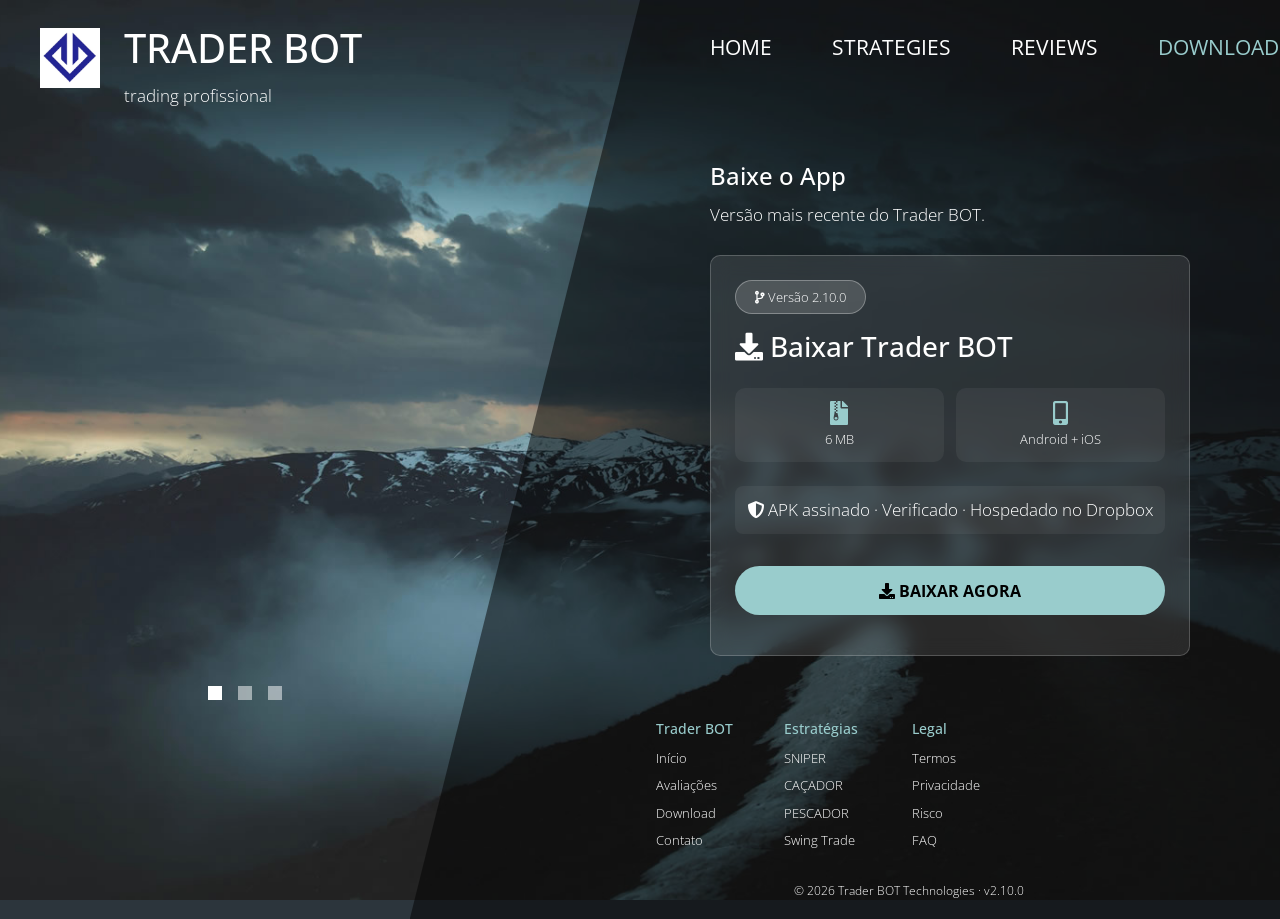
<file: download.html>
<!DOCTYPE html>
<html lang="pt-BR">
<head>
    <meta charset="UTF-8">
    <meta name="viewport" content="width=device-width, initial-scale=1.0, maximum-scale=1.0, user-scalable=yes">
    <title>Trader BOT · Download</title>
    <link href="https://fonts.googleapis.com/css?family=Open+Sans:300,400,600,700" rel="stylesheet">
    <link href="css/bootstrap.min.css" rel="stylesheet">
    <link href="fontawesome/css/all.min.css" rel="stylesheet">
    <link rel="icon" type="image/png" href="img/Slide1 LOGO.png">
    <link href="css/templatemo-diagoona.css" rel="stylesheet">
    <link href="css/responsive.css" rel="stylesheet">
    <style>
        :root { --accent-color: #9CC; --text-primary: rgba(255,255,255,0.9); --text-secondary: rgba(255,255,255,0.7); --bg-dark: #1e2a3a; }
        .btn-download { background: var(--accent-color); color: #000; border: none; padding: 0.8rem 0.5rem; border-radius: 30px; font-size: 1rem; font-weight: bold; cursor: pointer; transition: all 0.3s ease; width: 100%; text-align: center; margin: 1rem 0; }
        .btn-download:hover { background: #8bb; transform: translateY(-2px); }
        .download-card { background: rgba(255,255,255,0.1); backdrop-filter: blur(10px); border: 1px solid rgba(255,255,255,0.2); border-radius: 10px; padding: 1.5rem; margin: 1.5rem 0; }
        .version-badge { background: rgba(255,255,255,0.15); border: 1px solid rgba(255,255,255,0.3); border-radius: 30px; padding: 0.4rem 1.2rem; display: inline-block; margin-bottom: 1rem; font-size: 0.8rem; }
        .file-info { display: flex; justify-content: space-around; margin: 1.5rem 0; flex-wrap: wrap; gap: 0.8rem; }
        .info-item { text-align: center; padding: 0.8rem; background: rgba(255,255,255,0.05); border-radius: 10px; flex: 1; min-width: 100px; }
        .info-item i { font-size: 1.5rem; color: var(--accent-color); margin-bottom: 0.3rem; }
        .info-item div { font-size: 0.8rem; }

        /* ========== MODAL DE DOWNLOAD ========== */
        .download-modal-overlay { position: fixed; top: 0; left: 0; width: 100%; height: 100%; background: rgba(0,0,0,0.7); backdrop-filter: blur(5px); z-index: 3000; opacity: 0; visibility: hidden; transition: all 0.3s ease; }
        .download-modal-overlay.active { opacity: 1; visibility: visible; }

        .download-modal { position: fixed; top: 50%; left: 50%; transform: translate(-50%, -50%) scale(0.9); width: 92%; max-width: 420px; background: var(--bg-dark); border: 1px solid rgba(255,255,255,0.15); border-radius: 16px; z-index: 3001; opacity: 0; visibility: hidden; transition: all 0.3s ease; overflow: hidden; box-shadow: 0 20px 40px rgba(0,0,0,0.6); font-family: 'Open Sans', Arial, sans-serif; color: white; }
        .download-modal.active { opacity: 1; visibility: visible; transform: translate(-50%, -50%) scale(1); }

        .download-modal-header { padding: 1.5rem 1.5rem 0; text-align: center; }
        .download-modal-header h3 { color: #9CC; font-size: 1.3rem; margin: 0 0 0.5rem; font-weight: 600; }
        .download-modal-header p { color: rgba(255,255,255,0.7); font-size: 0.85rem; margin: 0 0 0.5rem; }
        .download-modal-close { position: absolute; top: 1rem; right: 1rem; background: none; border: none; color: rgba(255,255,255,0.6); font-size: 1.2rem; cursor: pointer; transition: color 0.3s; }
        .download-modal-close:hover { color: white; }

        .download-modal-body { padding: 1.5rem; display: flex; flex-direction: column; gap: 1rem; }
        .download-option { display: flex; align-items: center; gap: 1rem; background: rgba(255,255,255,0.08); border: 1px solid rgba(255,255,255,0.15); border-radius: 12px; padding: 1.2rem; text-decoration: none; color: white; transition: all 0.3s ease; cursor: pointer; }
        .download-option:hover { background: rgba(255,255,255,0.15); border-color: var(--accent-color); transform: translateY(-2px); }
        .download-option-icon { width: 50px; height: 50px; background: rgba(255,255,255,0.1); border-radius: 12px; display: flex; align-items: center; justify-content: center; flex-shrink: 0; }
        .download-option-icon i { font-size: 2rem; color: var(--accent-color); }
        .download-option-info { flex: 1; }
        .download-option-info strong { display: block; font-size: 1rem; margin-bottom: 0.2rem; }
        .download-option-info span { font-size: 0.75rem; color: rgba(255,255,255,0.6); }
        .download-option-badge { background: var(--accent-color); color: #000; padding: 0.3rem 0.8rem; border-radius: 20px; font-size: 0.7rem; font-weight: bold; white-space: nowrap; }

        /* ========== MODAL DE BREVEMENTE (iOS) ========== */
        .coming-soon-modal-overlay { position: fixed; top: 0; left: 0; width: 100%; height: 100%; background: rgba(0,0,0,0.75); backdrop-filter: blur(6px); z-index: 4000; opacity: 0; visibility: hidden; transition: all 0.3s ease; }
        .coming-soon-modal-overlay.active { opacity: 1; visibility: visible; }

        .coming-soon-modal { position: fixed; top: 50%; left: 50%; transform: translate(-50%, -50%) scale(0.9); width: 90%; max-width: 380px; background: var(--bg-dark); border: 1px solid rgba(255,255,255,0.15); border-radius: 20px; z-index: 4001; opacity: 0; visibility: hidden; transition: all 0.3s ease; overflow: hidden; box-shadow: 0 25px 50px rgba(0,0,0,0.65); font-family: 'Open Sans', Arial, sans-serif; color: white; text-align: center; }
        .coming-soon-modal.active { opacity: 1; visibility: visible; transform: translate(-50%, -50%) scale(1); }

        .coming-soon-icon { font-size: 4rem; margin: 2rem 0 1rem; color: var(--accent-color); }
        .coming-soon-title { font-size: 1.4rem; font-weight: 700; color: white; margin-bottom: 0.5rem; }
        .coming-soon-text { font-size: 0.95rem; color: rgba(255,255,255,0.75); padding: 0 1.5rem; line-height: 1.5; margin-bottom: 1.8rem; }
        .coming-soon-btn { background: var(--accent-color); color: #000; border: none; padding: 0.7rem 2rem; border-radius: 30px; font-size: 0.95rem; font-weight: 700; cursor: pointer; margin-bottom: 2rem; transition: all 0.2s ease; }
        .coming-soon-btn:hover { background: #8bb; transform: translateY(-1px); }

        /* ========== TOAST DE SUCESSO (DOWNLOAD) ========== */
        .toast-overlay {
            position: fixed;
            top: 0;
            left: 0;
            width: 100%;
            height: 100%;
            background: rgba(0,0,0,0.5);
            z-index: 5000;
            opacity: 0;
            visibility: hidden;
            transition: all 0.3s ease;
        }
        .toast-overlay.active {
            opacity: 1;
            visibility: visible;
        }
        .success-toast {
            position: fixed;
            top: 50%;
            left: 50%;
            transform: translate(-50%, -50%);
            background: #1e2a3a;
            border: 1px solid rgba(255,255,255,0.2);
            border-radius: 12px;
            padding: 1rem 2rem;
            display: flex;
            align-items: center;
            gap: 1rem;
            z-index: 5001;
            opacity: 0;
            visibility: hidden;
            transition: all 0.3s ease;
            box-shadow: 0 4px 12px rgba(0,0,0,0.3);
            color: white;
        }
        .success-toast.active {
            opacity: 1;
            visibility: visible;
            transform: translate(-50%, -50%) scale(1);
        }
        .success-icon {
            background: #4CAF50;
            color: white;
            width: 30px;
            height: 30px;
            border-radius: 50%;
            display: flex;
            align-items: center;
            justify-content: center;
            font-size: 1.2rem;
            font-weight: bold;
        }
        .success-message {
            font-size: 1rem;
        }

        /* ===== RESPONSIVIDADE REFORÇADA ===== */
        @media (max-width: 768px) {
            body { font-size: 15px; }
            .btn-download { font-size: 0.9rem; padding: 0.6rem 0.5rem; }
            .btn-download i { font-size: 0.9rem; }
            .download-card h3 { font-size: 1.2rem; }
            .version-badge { font-size: 0.7rem; }
            .info-item i { font-size: 1.2rem; }
            .info-item div { font-size: 0.7rem; }
            .download-option-icon i { font-size: 1.5rem; }
            .download-option-info strong { font-size: 0.9rem; }
            .download-option-info span { font-size: 0.7rem; }
            .modal-header h2 { font-size: 1rem; }
            .modal-content h3 { font-size: 0.95rem; }
        }
        @media (max-width: 400px) {
            body { font-size: 14px; }
            .tm-sitename { font-size: 1.5rem; }
            .tm-slogon { font-size: 0.7rem; }
            .btn-download { font-size: 0.85rem; padding: 0.5rem 0.5rem; }
            .download-option { padding: 0.8rem; }
            .download-option-icon { width: 35px; height: 35px; }
            .download-option-icon i { font-size: 1.2rem; }
            .success-toast { padding: 0.6rem 1rem; }
            .success-message { font-size: 0.8rem; }
        }
        .download-option:focus,
        .download-option:active {
            outline: none !important;
            -webkit-tap-highlight-color: transparent !important;
            background: rgba(255,255,255,0.08) !important;
        }
    </style>
</head>
<body>
<div class="tm-container">
    <div>
        <div class="tm-row pt-4">
            <div class="tm-col-left">
                <div class="tm-site-header media">
                    <img src="img/Slide1 LOGO.png" alt="Trader BOT Logo" class="mt-1 tm-logo" style="width: 60px; height: 60px; object-fit: cover; margin-right: 24px;">
                    <div class="media-body">
                        <h1 class="tm-sitename text-uppercase">Trader BOT</h1>
                        <p class="tm-slogon">trading profissional</p>
                    </div>
                </div>
            </div>
            <div class="tm-col-right">
                <nav class="navbar navbar-expand-lg" id="tm-main-nav">
                    <button class="navbar-toggler toggler-example mr-0 ml-auto" type="button" data-toggle="collapse" data-target="#navbar-nav">
                        <span><i class="fas fa-bars"></i></span>
                    </button>
<div class="collapse navbar-collapse tm-nav" id="navbar-nav">
    <ul class="navbar-nav text-uppercase">
        <li class="nav-item"><a class="nav-link tm-nav-link" href="/">Home</a></li>
        <li class="nav-item"><a class="nav-link tm-nav-link" href="/strategies">Strategies</a></li>
        <li class="nav-item"><a class="nav-link tm-nav-link" href="/reviews">Reviews</a></li>
        <li class="nav-item active"><a class="nav-link tm-nav-link" href="/download">Download</a></li>
        <li class="nav-item"><a class="nav-link tm-nav-link" href="/contact">Contact</a></li>
        <li class="nav-item"><a class="nav-link tm-nav-link" href="/faq">FAQ</a></li>
    </ul>
</div>
                </nav>
            </div>
        </div>
        <div class="tm-row">
            <div class="tm-col-left"></div>
            <main class="tm-col-right">
                <section class="tm-content">
                    <div id="download">
                        <h2 class="tm-content-title">Baixe o App</h2>
                        <p class="mb-3">Versão mais recente do Trader BOT.</p>
                        <div class="download-card">
                            <div class="version-badge"><i class="fas fa-code-branch"></i> Versão 2.10.0</div>
                            <h3><i class="fas fa-download"></i> Baixar Trader BOT</h3>
                            <div class="file-info">
                                <div class="info-item"><i class="fas fa-file-archive"></i><div>6 MB</div></div>
                                <div class="info-item"><i class="fas fa-mobile-alt"></i><div>Android + iOS</div></div>
                            </div>
                            <div style="background:rgba(255,255,255,0.05);border-radius:8px;margin:1rem 0; text-align: center; padding: 0.5rem;">
                                <p style="margin: 0;"><i class="fas fa-shield-alt"></i> APK assinado · Verificado · Hospedado no Dropbox</p>
                            </div>
                            <button class="btn-download" onclick="openDownloadModal()"><i class="fas fa-download"></i> BAIXAR AGORA</button>
                        </div>
                    </div>
                </section>
            </main>
        </div>
    </div>
    <div class="tm-row">
        <div class="tm-col-left text-center">
            <ul class="tm-bg-controls-wrapper">
                <li class="tm-bg-control active" data-id="0"></li>
                <li class="tm-bg-control" data-id="1"></li>
                <li class="tm-bg-control" data-id="2"></li>
            </ul>
        </div>
        <div class="tm-col-right tm-col-footer">
            <footer class="tm-site-footer text-right">
                <div style="display: grid; grid-template-columns: repeat(3, 1fr); gap: 1rem; text-align: left; margin-bottom: 1.5rem;">
                    <div>
                        <h4 style="color: #9CC; font-size: 0.9rem;">Trader BOT</h4>
                        <ul style="list-style: none; padding-left: 0;">
                            <li style="margin-bottom: 0.3rem;"><a href="/" style="color: white; font-size: 0.8rem;">Início</a></li>
                            <li style="margin-bottom: 0.3rem;"><a href="/reviews" style="color: white; font-size: 0.8rem;">Avaliações</a></li>
                            <li style="margin-bottom: 0.3rem;"><a href="/download" style="color: white; font-size: 0.8rem;">Download</a></li>
                            <li style="margin-bottom: 0.3rem;"><a href="/contact" style="color: white; font-size: 0.8rem;">Contato</a></li>
                        </ul>
                    </div>
                    <div>
                        <h4 style="color: #9CC; font-size: 0.9rem;">Estratégias</h4>
                        <ul style="list-style: none; padding-left: 0;">
                            <li style="margin-bottom: 0.3rem;"><a onclick="openStrategyModal('sniper')" style="color: white; cursor: pointer; font-size: 0.8rem;">SNIPER</a></li>
                            <li style="margin-bottom: 0.3rem;"><a onclick="openStrategyModal('cacador')" style="color: white; cursor: pointer; font-size: 0.8rem;">CAÇADOR</a></li>
                            <li style="margin-bottom: 0.3rem;"><a onclick="openStrategyModal('pescador')" style="color: white; cursor: pointer; font-size: 0.8rem;">PESCADOR</a></li>
                            <li style="margin-bottom: 0.3rem;"><a onclick="openStrategyModal('swing')" style="color: white; cursor: pointer; font-size: 0.8rem;">Swing Trade</a></li>
                        </ul>
                    </div>
                    <div>
                        <h4 style="color: #9CC; font-size: 0.9rem;">Legal</h4>
                        <ul style="list-style: none; padding-left: 0;">
                            <li style="margin-bottom: 0.3rem;"><a onclick="openLegalModal('termos')" style="color: white; cursor: pointer; font-size: 0.8rem;">Termos</a></li>
                            <li style="margin-bottom: 0.3rem;"><a onclick="openLegalModal('privacidade')" style="color: white; cursor: pointer; font-size: 0.8rem;">Privacidade</a></li>
                            <li style="margin-bottom: 0.3rem;"><a onclick="openLegalModal('risco')" style="color: white; cursor: pointer; font-size: 0.8rem;">Risco</a></li>
                            <li style="margin-bottom: 0.3rem;"><a href="/faq" style="color: white; font-size: 0.8rem;">FAQ</a></li>
                        </ul>
                    </div>
                </div>
                <p class="mb-0" style="font-size: 0.75rem;">© 2026 Trader BOT Technologies · v2.10.0</p>
            </footer>
        </div>
    </div>
    <div class="tm-bg"><div class="tm-bg-left"></div><div class="tm-bg-right"></div></div>
</div>

<!-- ========== MODAL DE DOWNLOAD ========== -->
<div class="download-modal-overlay" id="downloadModalOverlay" onclick="closeDownloadModal()"></div>
<div class="download-modal" id="downloadModal">
    <button class="download-modal-close" onclick="closeDownloadModal()"><i class="fas fa-times"></i></button>
    <div class="download-modal-header">
        <h3><i class="fas fa-download"></i> Escolhe a tua plataforma</h3>
        <p>Seleciona o sistema operativo do teu dispositivo</p>
    </div>
    <div class="download-modal-body">
        <!-- Android -->
        <a href="https://www.dropbox.com/scl/fi/3wvcoqydslxsgi9kvx95y/app-release-1.apk?rlkey=rrufyrv2kkz6h5r097qof5f2y&st=6orm3hhb&dl=1" class="download-option" tabindex="-1" onclick="handleDownload(event, 'Android')">
            <div class="download-option-icon"><i class="fab fa-android"></i></div>
            <div class="download-option-info">
                <strong>Android</strong>
                <span>Versão 2.10.0 · Android 10+</span>
            </div>
            <div class="download-option-badge">APK</div>
        </a>
        <!-- iOS -->
        <div class="download-option" tabindex="-1" onclick="showComingSoon()" style="cursor: pointer;">
            <div class="download-option-icon"><i class="fab fa-apple"></i></div>
            <div class="download-option-info">
                <strong>iOS</strong>
                <span>Disponível em breve · iOS 15+</span>
            </div>
            <div class="download-option-badge" style="background: #f39c12; color: #000;">EM BREVE</div>
        </div>
    </div>
</div>

<!-- ========== MODAL "EM BREVE" PARA iOS ========== -->
<div class="coming-soon-modal-overlay" id="comingSoonOverlay" onclick="closeComingSoon()"></div>
<div class="coming-soon-modal" id="comingSoonModal">
    <div class="coming-soon-icon"><i class="fab fa-apple"></i></div>
    <div class="coming-soon-title">Em breve no iPhone!</div>
    <div class="coming-soon-text">
        A versão para <strong>iOS</strong> estará disponível muito em breve.<br>
        Fica atento às nossas redes sociais para seres o primeiro a saber!
    </div>
    <button class="coming-soon-btn" onclick="closeComingSoon()">Compreendo · Fechar</button>
</div>

<div class="modal-overlay" id="modalOverlay" onclick="closeAllModals()"></div>
<div class="toast-overlay" id="toastOverlay"></div>
<div class="success-toast" id="successToast">
    <div class="success-icon">✓</div>
    <div class="success-message"></div>
</div>

<div class="modal" id="modalSniper"><div class="modal-header"><h2><i class="fas fa-bolt"></i> SNIPER</h2><button class="close-modal" onclick="closeAllModals()"><i class="fas fa-times"></i></button></div><div class="modal-content"><h3><i class="fas fa-bullseye"></i> Visão Geral</h3><p>Precisão cirúrgica para scalpers que buscam entradas rápidas e timing exato.</p><div class="modal-stats"><div class="modal-stat"><div class="modal-stat-value">M1+M5+M15</div><div class="modal-stat-label">Timeframes</div></div><div class="modal-stat"><div class="modal-stat-value">M1</div><div class="modal-stat-label">Timing</div></div><div class="modal-stat"><div class="modal-stat-value">1-15min</div><div class="modal-stat-label">Duração</div></div></div><h3><i class="fas fa-chart-line"></i> Volatility (Scalping)</h3><ul><li>Entrada: SINAL VERDE + TIMING OK no M1</li><li>Valor: $5 por operação</li><li>Gain: +$2 (40%) | Stop: -$1 (20%)</li><li>Duração: 1-2 minutos</li><li>Operações/dia: 30-40</li></ul><div class="modal-nav"><button class="modal-nav-btn" onclick="navigateModal('prev', 'sniper')">← Anterior</button><button class="modal-nav-btn" onclick="navigateModal('next', 'sniper')">Próxima →</button></div></div></div>
<div class="modal" id="modalCacador"><div class="modal-header"><h2><i class="fas fa-clock"></i> CAÇADOR</h2><button class="close-modal" onclick="closeAllModals()"><i class="fas fa-times"></i></button></div><div class="modal-content"><h3><i class="fas fa-bullseye"></i> Visão Geral</h3><p>Captura ondas médias com entradas precisas e boa relação risco/retorno.</p><div class="modal-stats"><div class="modal-stat"><div class="modal-stat-value">M5+M15+H1</div><div class="modal-stat-label">Timeframes</div></div><div class="modal-stat"><div class="modal-stat-value">M5</div><div class="modal-stat-label">Timing</div></div><div class="modal-stat"><div class="modal-stat-value">15-60min</div><div class="modal-stat-label">Duração</div></div></div><h3><i class="fas fa-chart-bar"></i> Day Trade - Sintéticos</h3><ul><li>Entrada: SINAL VERDE + TIMING OK no M5</li><li>Valor: $10 por operação</li><li>Gain: +$4 (40%) | Stop: -$2 (20%)</li><li>Duração: 15-60 minutos</li><li>Operações/dia: 15-25</li></ul><div class="modal-nav"><button class="modal-nav-btn" onclick="navigateModal('prev', 'cacador')">← Anterior</button><button class="modal-nav-btn" onclick="navigateModal('next', 'cacador')">Próxima →</button></div></div></div>
<div class="modal" id="modalPescador"><div class="modal-header"><h2><i class="fas fa-fish"></i> PESCADOR</h2><button class="close-modal" onclick="closeAllModals()"><i class="fas fa-times"></i></button></div><div class="modal-content"><h3><i class="fas fa-bullseye"></i> Visão Geral</h3><p>Identifica a tendência real do mercado e captura grandes movimentos.</p><div class="modal-stats"><div class="modal-stat"><div class="modal-stat-value">M15+H1+H4</div><div class="modal-stat-label">Timeframes</div></div><div class="modal-stat"><div class="modal-stat-value">M15</div><div class="modal-stat-label">Timing</div></div><div class="modal-stat"><div class="modal-stat-value">Horas/Dias</div><div class="modal-stat-label">Duração</div></div></div><h3><i class="fas fa-sitemap"></i> Hierarquia dos Timeframes</h3><div class="hierarchy-tree"><span style="color: #9CC;">H4</span> → TENDÊNCIA REAL<br>&nbsp;&nbsp;├─► <span style="color: #9CC;">H1</span> → DIREÇÃO DO DIA<br>&nbsp;&nbsp;│&nbsp;&nbsp;&nbsp;├─► M30 → CONFIRMAÇÃO<br>&nbsp;&nbsp;│&nbsp;&nbsp;&nbsp;│&nbsp;&nbsp;&nbsp;├─► <span style="color: #9CC;">M15</span> → TIMING</div><div class="modal-nav"><button class="modal-nav-btn" onclick="navigateModal('prev', 'pescador')">← Anterior</button><button class="modal-nav-btn" onclick="navigateModal('next', 'pescador')">Próxima →</button></div></div></div>
<div class="modal" id="modalSwing"><div class="modal-header"><h2><i class="fas fa-calendar-alt"></i> SWING TRADE</h2><button class="close-modal" onclick="closeAllModals()"><i class="fas fa-times"></i></button></div><div class="modal-content"><h3><i class="fas fa-calendar-week"></i> Swing - Sintéticos</h3><ul><li>Entrada: Dias 1, 10 e 20 do mês</li><li>Condição: App mostrando tendência forte</li><li>Valor total: $100 (escalonado)</li><li>Stop total: -$20 (20%) | Gain total: +$50 (50%)</li></ul><div class="modal-stats"><div class="modal-stat"><div class="modal-stat-value">$100</div><div class="modal-stat-label">Investimento</div></div><div class="modal-stat"><div class="modal-stat-value">50%</div><div class="modal-stat-label">Retorno</div></div><div class="modal-stat"><div class="modal-stat-value">20%</div><div class="modal-stat-label">Stop</div></div></div><div class="modal-nav"><button class="modal-nav-btn" onclick="navigateModal('prev', 'swing')">← Anterior</button><button class="modal-nav-btn" onclick="navigateModal('next', 'swing')">Próxima →</button></div></div></div>
<div class="modal" id="modalTermos"><div class="modal-header"><h2><i class="fas fa-file-contract"></i> Termos de Uso</h2><button class="close-modal" onclick="closeAllModals()"><i class="fas fa-times"></i></button></div><div class="modal-content"><h3><i class="fas fa-check-circle"></i> Aceitação dos Termos</h3><p>Ao utilizar o Trader BOT, você concorda com estes termos.</p><h3><i class="fas fa-bullseye"></i> Uso do Aplicativo</h3><p>Ferramenta de análise técnica. Não garantimos lucros.</p></div></div>
<div class="modal" id="modalPrivacidade"><div class="modal-header"><h2><i class="fas fa-lock"></i> Política de Privacidade</h2><button class="close-modal" onclick="closeAllModals()"><i class="fas fa-times"></i></button></div><div class="modal-content"><h3><i class="fas fa-database"></i> Coleta de Dados</h3><p>Coletamos informações básicas para suporte.</p></div></div>
<div class="modal" id="modalRisco"><div class="modal-header"><h2><i class="fas fa-exclamation-triangle" style="color: #ff4b4b;"></i> Aviso de Risco</h2><button class="close-modal" onclick="closeAllModals()"><i class="fas fa-times"></i></button></div><div class="modal-content"><h3><i class="fas fa-exclamation-circle"></i> Risco de Perda</h3><p>Trading envolve risco substancial de perda. Nunca invista dinheiro que você não pode perder.</p></div></div>

<script src="js/jquery-3.4.1.min.js"></script>
<script src="js/bootstrap.min.js"></script>
<script src="js/jquery.backstretch.min.js"></script>
<script src="js/templatemo-script.js"></script>
<script>
    const strategies = ['sniper','cacador','pescador','swing'];
    
    function openStrategyModal(strategy) { 
        closeAllModals(); 
        const modal = document.getElementById(`modal${strategy.charAt(0).toUpperCase() + strategy.slice(1)}`); 
        if(modal){ 
            modal.classList.add('active'); 
            document.getElementById('modalOverlay').classList.add('active'); 
            document.body.style.overflow = 'hidden'; 
            setTimeout(() => { if (typeof setBgOverlay === 'function') setBgOverlay(); }, 50);
        } 
    }
    
    function openLegalModal(type) { 
        closeAllModals(); 
        const modal = document.getElementById(`modal${type.charAt(0).toUpperCase() + type.slice(1)}`); 
        if(modal){ 
            modal.classList.add('active'); 
            document.getElementById('modalOverlay').classList.add('active'); 
            document.body.style.overflow = 'hidden'; 
            setTimeout(() => { if (typeof setBgOverlay === 'function') setBgOverlay(); }, 50);
        } 
    }
    
    function closeAllModals() { 
        document.querySelectorAll('.modal').forEach(m => m.classList.remove('active')); 
        document.getElementById('modalOverlay').classList.remove('active'); 
        document.body.style.overflow = ''; 
        setTimeout(() => { if (typeof setBgOverlay === 'function') setBgOverlay(); }, 50);
    }
    
    function navigateModal(direction, current) { 
        let idx = strategies.indexOf(current); 
        let newIdx = direction==='next' ? (idx+1)%strategies.length : (idx-1+strategies.length)%strategies.length; 
        closeAllModals(); 
        openStrategyModal(strategies[newIdx]); 
    }

    // ========== TOAST DE SUCESSO (DOWNLOAD) ==========
    function showSuccessToast(message) {
        const toast = document.getElementById('successToast');
        const overlay = document.getElementById('toastOverlay');
        const msgDiv = toast.querySelector('.success-message');
        msgDiv.textContent = message || 'Download iniciado! O ficheiro será guardado no teu dispositivo.';
        toast.classList.add('active');
        overlay.classList.add('active');
        setTimeout(() => {
            toast.classList.remove('active');
            overlay.classList.remove('active');
        }, 2500);
    }

  // ========== DOWNLOAD MODAL ==========
function openDownloadModal() {
    const modal = document.getElementById('downloadModal');
    const overlay = document.getElementById('downloadModalOverlay');
    modal.classList.add('active');
    overlay.classList.add('active');
    document.body.style.overflow = 'hidden';
    
    // Força recálculo do fundo em momentos progressivos
    setTimeout(() => {
        if (typeof setBgOverlay === 'function') setBgOverlay();
        setTimeout(() => {
            if (typeof setBgOverlay === 'function') setBgOverlay();
        }, 200);
    }, 50);
}

function closeDownloadModal() {
    const modal = document.getElementById('downloadModal');
    const overlay = document.getElementById('downloadModalOverlay');
    modal.classList.remove('active');
    overlay.classList.remove('active');
    document.body.style.overflow = '';
    
    setTimeout(() => {
        if (typeof setBgOverlay === 'function') setBgOverlay();
        setTimeout(() => {
            if (typeof setBgOverlay === 'function') setBgOverlay();
        }, 200);
    }, 50);
}

function handleDownload(event, platform) {
    const el = event.currentTarget;
    el.style.transform = 'scale(0.96)';
    setTimeout(() => { el.style.transform = ''; }, 150);
    if (platform === 'Android') {
        showSuccessToast('Download iniciado! O ficheiro será guardado no teu dispositivo.');
    }
}
    // ========== COMING SOON (iOS) ==========
    function showComingSoon() {
        closeDownloadModal();
        setTimeout(() => {
            document.getElementById('comingSoonModal').classList.add('active');
            document.getElementById('comingSoonOverlay').classList.add('active');
            document.body.style.overflow = 'hidden';
            setTimeout(() => { if (typeof setBgOverlay === 'function') setBgOverlay(); }, 50);
        }, 200);
    }
    
    function closeComingSoon() {
        document.getElementById('comingSoonModal').classList.remove('active');
        document.getElementById('comingSoonOverlay').classList.remove('active');
        document.body.style.overflow = '';
        setTimeout(() => { if (typeof setBgOverlay === 'function') setBgOverlay(); }, 50);
    }

    document.addEventListener('keydown', e => {
        if (e.key === 'Escape') {
            closeAllModals();
            closeDownloadModal();
            closeComingSoon();
        }
    });

    $(document).ready(function(){
        $('a[href^="#"]').on('click',function(e){
            var target = $(this.getAttribute('href'));
            if(target.length){
                e.preventDefault();
                $('html, body').stop().animate({ scrollTop: target.offset().top - 70 },800);
            }
        });
        $(document).on('click',function(e){
            if($(e.target).is('input, textarea, [contenteditable="true"]')) return;
            if(document.activeElement && typeof document.activeElement.blur==='function')
                setTimeout(()=>document.activeElement.blur(),50);
        });
    });
</script>
</body>
</html>
</file>
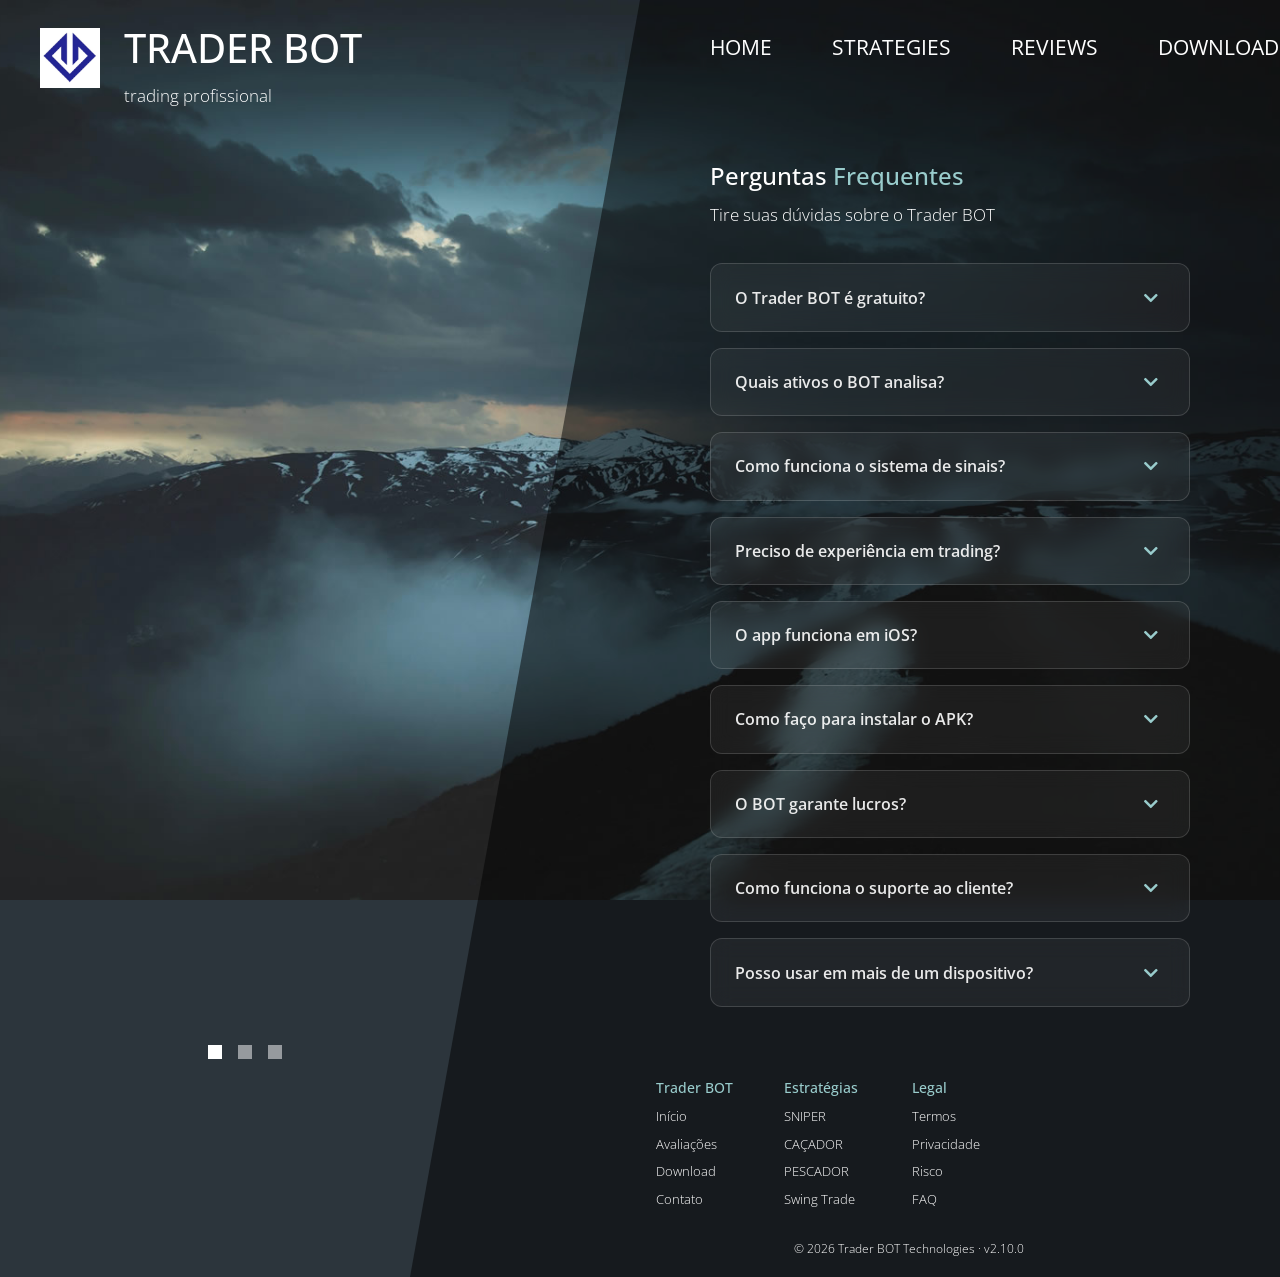
<file: faq.html>
<!DOCTYPE html>
<html lang="pt-BR">
<head>
    <meta charset="UTF-8">
    <meta name="viewport" content="width=device-width, initial-scale=1.0, maximum-scale=1.0, user-scalable=yes">
    <title>Trader BOT · FAQ</title>
    <link href="https://fonts.googleapis.com/css?family=Open+Sans:300,400,600,700" rel="stylesheet">
    <link href="css/bootstrap.min.css" rel="stylesheet">
    <link rel="icon" type="image/png" href="img/Slide1 LOGO.png">
    <link href="fontawesome/css/all.min.css" rel="stylesheet">
    <link href="css/templatemo-diagoona.css" rel="stylesheet">
    <link href="css/responsive.css" rel="stylesheet">
    <style>
        /* ===== ESTILOS ADICIONAIS (mesmos do original) ===== */
        :root { --accent-color: #9CC; --text-primary: rgba(255,255,255,0.9); --text-secondary: rgba(255,255,255,0.7); --bg-modal: #1e2a3a; }
        .cards-grid { display: grid; grid-template-columns: repeat(auto-fit, minmax(280px, 1fr)); gap: 1.5rem; margin: 1.5rem 0; }
        .card { background: rgba(255,255,255,0.1); backdrop-filter: blur(10px); border: 1px solid rgba(255,255,255,0.2); border-radius: 10px; padding: 1.2rem; transition: all 0.3s ease; cursor: pointer; }
        .card:hover { transform: translateY(-5px); background: rgba(255,255,255,0.15); }
        .card-icon { width: 50px; height: 50px; background: rgba(255,255,255,0.1); border-radius: 10px; display: flex; align-items: center; justify-content: center; margin-bottom: 1rem; }
        .card-icon i { font-size: 1.8rem; color: var(--accent-color); }
        .card-title { font-size: 1.2rem; font-weight: 600; color: var(--accent-color); margin-bottom: 0.5rem; }
        .card-list { list-style: none; padding-left: 0; margin-bottom: 0.5rem; }
        .card-list li { margin-bottom: 0.4rem; font-size: 0.9rem; color: var(--text-primary); }
        .card-list i { color: var(--accent-color); margin-right: 0.5rem; font-size: 0.8rem; }
        .card-timing { margin-top: 0.8rem; padding: 0.5rem; background: rgba(255,255,255,0.05); border-radius: 5px; font-size: 0.85rem; color: var(--text-secondary); }
        .strategy-filter { display: flex; justify-content: center; gap: 0.8rem; margin: 1.5rem 0; flex-wrap: wrap; }
        .filter-chip { background: rgba(255,255,255,0.1); border: 1px solid rgba(255,255,255,0.2); border-radius: 30px; padding: 0.4rem 1.2rem; color: white; cursor: pointer; transition: all 0.3s ease; font-size: 0.9rem; }
        .filter-chip:hover, .filter-chip.active { background: var(--accent-color); color: #000; }
        .hero-carousel { position: relative; width: 100%; height: 300px; border-radius: 10px; overflow: hidden; margin: 1.5rem 0; border: 1px solid rgba(255,255,255,0.2); }
        .carousel-container { width: 100%; height: 100%; position: relative; }
        .carousel-slide { position: absolute; top: 0; left: 0; width: 100%; height: 100%; opacity: 0; transition: opacity 0.5s ease; background-size: cover; background-position: center; display: flex; align-items: center; justify-content: center; text-align: center; padding: 1rem; }
        .carousel-slide.active { opacity: 1; }
        .carousel-slide i { font-size: 3rem !important; }
        .carousel-slide h3 { font-size: 1.2rem; margin: 0.5rem 0; }
        .carousel-slide p { font-size: 0.9rem; }
        .carousel-arrow { position: absolute; top: 50%; transform: translateY(-50%); width: 35px; height: 35px; background: rgba(0,0,0,0.5); border: 1px solid rgba(255,255,255,0.3); border-radius: 50%; display: flex; align-items: center; justify-content: center; cursor: pointer; color: white; z-index: 10; font-size: 0.9rem; }
        .carousel-arrow.prev { left: 10px; }
        .carousel-arrow.next { right: 10px; }
        .carousel-indicators { position: absolute; bottom: 10px; left: 50%; transform: translateX(-50%); display: flex; gap: 8px; }
        .indicator { width: 8px; height: 8px; border-radius: 50%; background: rgba(255,255,255,0.3); cursor: pointer; }
        .indicator.active { background: var(--accent-color); }
        .btn-download { background: var(--accent-color); color: #000; border: none; padding: 0.8rem 1.5rem; border-radius: 30px; font-size: 1rem; font-weight: bold; cursor: pointer; transition: all 0.3s ease; }
        .btn-download:hover { background: #8bb; transform: translateY(-2px); }
        .btn-download.small { padding: 0.5rem 1rem; font-size: 0.9rem; }
        .badge { background: rgba(255,255,255,0.1); border: 1px solid rgba(255,255,255,0.2); border-radius: 20px; padding: 0.4rem 0.8rem; display: inline-block; margin: 0.2rem; font-size: 0.8rem; }
        .badge i { margin-right: 0.3rem; color: var(--accent-color); }
        .download-card { background: rgba(255,255,255,0.1); backdrop-filter: blur(10px); border: 1px solid rgba(255,255,255,0.2); border-radius: 10px; padding: 1.5rem; margin: 1.5rem 0; }
        .version-badge { background: rgba(255,255,255,0.15); border: 1px solid rgba(255,255,255,0.3); border-radius: 30px; padding: 0.4rem 1.2rem; display: inline-block; margin-bottom: 1rem; font-size: 0.8rem; }
        .file-info { display: flex; justify-content: space-around; margin: 1.5rem 0; flex-wrap: wrap; gap: 0.8rem; }
        .info-item { text-align: center; padding: 0.8rem; background: rgba(255,255,255,0.05); border-radius: 10px; flex: 1; min-width: 100px; }
        .info-item i { font-size: 1.5rem; color: var(--accent-color); margin-bottom: 0.3rem; }
        .info-item div { font-size: 0.8rem; }
        .changelog { background: rgba(0,0,0,0.3); border-radius: 10px; padding: 1.2rem; margin: 1.5rem 0; }
        .changelog h4 { font-size: 1rem; }
        .changelog-item { display: flex; align-items: center; gap: 0.8rem; margin-bottom: 0.6rem; padding: 0.4rem; border-bottom: 1px solid rgba(255,255,255,0.1); font-size: 0.85rem; }
        .changelog-item i { color: var(--accent-color); font-size: 0.9rem; }
        .features-grid { display: grid; grid-template-columns: repeat(auto-fit, minmax(240px, 1fr)); gap: 1.5rem; margin: 1.5rem 0; }
        .feature-card { background: rgba(255,255,255,0.1); backdrop-filter: blur(10px); border: 1px solid rgba(255,255,255,0.2); border-radius: 10px; padding: 0.5rem; text-align: center; transition: all 0.3s ease; }
        .feature-card h3 { font-size: 1.1rem; margin: 0.8rem 0 0.4rem; }
        .feature-card p { font-size: 0.85rem; color: var(--text-secondary); }
        .feature-icon { font-size: 2rem; color: var(--accent-color); }
        .hero-stats { display: flex; gap: 1.5rem; margin: 1.5rem 0; flex-wrap: wrap; justify-content: center; }
        .stat-item { text-align: center; }
        .stat-value { font-size: 1.5rem; font-weight: bold; color: var(--accent-color); }
        .stat-label { color: var(--text-secondary); font-size: 0.8rem; }
        .table-container { background: rgba(255,255,255,0.1); backdrop-filter: blur(10px); border: 1px solid rgba(255,255,255,0.2); border-radius: 10px; padding: 1.2rem; margin: 1.5rem 0; overflow-x: auto; }
        .desktop-table { width: 100%; border-collapse: collapse; font-size: 0.85rem; }
        .desktop-table th { color: var(--accent-color); padding: 0.8rem; border-bottom: 2px solid rgba(255,255,255,0.2); }
        .desktop-table td { padding: 0.6rem 0.8rem; border-bottom: 1px solid rgba(255,255,255,0.1); }
        .mobile-cards { display: none; }
        .rules-tabs { display: flex; justify-content: center; gap: 0.8rem; margin: 1.5rem 0; flex-wrap: wrap; }
        .tab-btn { background: transparent; border: 2px solid var(--accent-color); color: var(--accent-color); padding: 0.6rem 1.5rem; border-radius: 30px; font-weight: 600; cursor: pointer; transition: all 0.3s ease; font-size: 0.9rem; }
        .tab-btn:hover, .tab-btn.active { background: var(--accent-color); color: #000; }
        .tab-btn i { margin-right: 0.5rem; color: inherit; }
        .rules-panel { display: none; grid-template-columns: repeat(auto-fit, minmax(250px, 1fr)); gap: 1.2rem; margin: 1.5rem 0; }
        .rules-panel.active { display: grid; }
        .rule-card { background: rgba(255,255,255,0.1); backdrop-filter: blur(10px); border: 1px solid rgba(255,255,255,0.2); border-radius: 10px; padding: 1.2rem; display: flex; align-items: flex-start; gap: 0.8rem; }
        .rule-card span:last-child { font-size: 0.85rem; color: var(--text-primary); line-height: 1.4; }
        .rule-number { width: 28px; height: 28px; background: var(--accent-color); border-radius: 50%; display: flex; align-items: center; justify-content: center; color: #000; font-weight: bold; flex-shrink: 0; font-size: 0.9rem; }
        .reviews-grid { display: grid; grid-template-columns: 1fr; gap: 1.5rem; margin: 1.5rem 0; }
        .review-form-container { background: rgba(255,255,255,0.1); backdrop-filter: blur(10px); border: 1px solid rgba(255,255,255,0.2); border-radius: 10px; padding: 1.5rem; }
        .review-form-container h3 { font-size: 1.1rem; margin-bottom: 1rem; }
        .star-rating-input { display: flex; gap: 0.3rem; font-size: 1.3rem; color: rgba(255,255,255,0.3); cursor: pointer; margin-bottom: 1.2rem; }
        .star-rating-input i.fas { color: var(--accent-color); }
        .form-group input, .form-group textarea { background: rgba(0,0,0,0.3); border: 1px solid rgba(255,255,255,0.2); color: white; font-size: 0.9rem; padding: 0.6rem; }
        .form-group input::placeholder, .form-group textarea::placeholder { color: rgba(255,255,255,0.5); font-size: 0.85rem; }
        .reviews-list { max-height: 400px; overflow-y: auto; padding-right: 0.3rem; }
        .review-card { background: rgba(255,255,255,0.05); border: 1px solid rgba(255,255,255,0.1); border-radius: 10px; padding: 1rem; margin-bottom: 0.8rem; }
        .reviewer-avatar { width: 35px; height: 35px; background: var(--accent-color); border-radius: 50%; display: flex; align-items: center; justify-content: center; color: #000; font-weight: bold; font-size: 0.8rem; }
        .reviewer-info { font-size: 0.85rem; }
        .review-stars i { color: var(--accent-color); font-size: 0.8rem; }
        .review-text { color: var(--text-secondary); font-size: 0.8rem; line-height: 1.4; margin-top: 0.5rem; }
        .reviews-stats { display: grid; grid-template-columns: repeat(3, 1fr); gap: 0.8rem; margin-top: 1.5rem; padding-top: 1.5rem; border-top: 1px solid rgba(255,255,255,0.1); }
        .btn-load-more { background: transparent; border: 2px solid var(--accent-color); color: var(--accent-color); padding: 0.6rem; border-radius: 30px; cursor: pointer; width: 100%; margin-top: 1rem; font-size: 0.85rem; }
        .btn-load-more:hover { background: var(--accent-color); color: #000; }
        .steps-grid { display: grid; grid-template-columns: 1fr; gap: 1.2rem; margin: 1.5rem 0; }
        .step-card { background: rgba(255,255,255,0.1); backdrop-filter: blur(10px); border: 1px solid rgba(255,255,255,0.2); border-radius: 10px; padding: 0.5rem; text-align: center; }
        .step-card h3 { font-size: 1rem; margin: 0.5rem 0; }
        .step-card p { font-size: 0.85rem; color: var(--text-secondary); }
        .step-icon { font-size: 2rem; color: var(--accent-color); }
        .social-links { display: flex; gap: 1rem; margin: 1rem 0; justify-content: center; }
        .social-link { color: white; font-size: 1.5rem; transition: transform 0.3s; }
        .social-link:hover { transform: translateY(-3px); color: var(--accent-color); }
        button:focus, a:focus, .btn-download:focus, .social-link:focus, .nav-link:focus, .filter-chip:focus, .tab-btn:focus, .modal-nav-btn:focus, .card:focus { outline: none !important; box-shadow: none !important; -webkit-tap-highlight-color: transparent !important; }
        .btn-download:active { transform: scale(0.98); transition: transform 0.1s ease; }
        .btn-download, .social-link, .nav-link, .filter-chip, .tab-btn, .modal-nav-btn, .card { -webkit-tap-highlight-color: transparent; user-select: none; -webkit-user-select: none; }
        input, textarea, [contenteditable="true"] { user-select: auto !important; -webkit-user-select: auto !important; }
        .toast-overlay { position: fixed; top: 0; left: 0; width: 100%; height: 100%; background: rgba(0,0,0,0.5); backdrop-filter: blur(5px); z-index: 2999; opacity: 0; visibility: hidden; transition: all 0.3s ease; }
        .toast-overlay.show { opacity: 1; visibility: visible; }
        .success-toast { position: fixed; top: 50%; left: 50%; transform: translate(-50%, -50%) scale(0.8); z-index: 3000; background: rgba(44,53,60,0.95); backdrop-filter: blur(10px); border: 1px solid rgba(255,255,255,0.15); border-radius: 30px; padding: 2rem 3rem; box-shadow: 0 20px 40px rgba(0,0,0,0.6); opacity: 0; visibility: hidden; transition: all 0.3s ease; text-align: center; pointer-events: none; }
        .success-toast.show { opacity: 1; visibility: visible; transform: translate(-50%, -50%) scale(1); }
        .success-icon { font-size: 5rem; color: #9CC; line-height: 1; animation: successPop 0.4s ease; }
        @keyframes successPop { 0% { transform: scale(0.5); opacity: 0; } 50% { transform: scale(1.2); } 100% { transform: scale(1); opacity: 1; } }
        .modal-overlay { position: fixed; top: 0; left: 0; width: 100%; height: 100%; background: rgba(0,0,0,0.7); backdrop-filter: blur(5px); z-index: 2000; opacity: 0; visibility: hidden; transition: all 0.3s ease; }
        .modal-overlay.active { opacity: 1; visibility: visible; }
        .modal { position: fixed; top: 50%; left: 50%; transform: translate(-50%, -50%) scale(0.9); width: 92%; max-width: 400px; max-height: 60vh; background: #2C353C; border: 1px solid rgba(255,255,255,0.15); border-radius: 10px; z-index: 2001; opacity: 0; visibility: hidden; transition: all 0.3s ease; overflow: hidden; box-shadow: 0 15px 30px rgba(0,0,0,0.5); font-family: 'Open Sans', Arial, sans-serif; color: white; }
        .modal.active { opacity: 1 !important; visibility: visible !important; transform: translate(-50%, -50%) scale(1) !important; z-index: 2002 !important; display: block !important; }
        .modal-header { padding: 1.2rem 1.5rem; border-bottom: 1px solid rgba(255,255,255,0.1); display: flex; justify-content: space-between; align-items: center; background: rgba(0,0,0,0.2); }
        .modal-header h2 { color: #9CC; font-size: 1.2rem; margin: 0; font-weight: 400; text-transform: uppercase; letter-spacing: 1px; }
        .modal-header h2 i { margin-right: 0.5rem; color: #9CC; }
        .close-modal { background: none; border: none; color: rgba(255,255,255,0.6); font-size: 1.3rem; cursor: pointer; padding: 0; line-height: 1; transition: color 0.3s ease; }
        .close-modal:hover { color: white; }
        .modal-content { padding: 1.5rem; overflow-y: auto; max-height: calc(80vh - 70px); background: transparent; }
        .modal-content h3 { color: #9CC; font-size: 1.1rem; margin: 0.8rem 0 0.5rem; font-weight: 400; text-transform: uppercase; letter-spacing: 0.5px; }
        .modal-content h3 i { margin-right: 0.5rem; color: #9CC; }
        .modal-content p { font-size: 0.9rem; color: rgba(255,255,255,0.8); margin-bottom: 0.8rem; line-height: 1.5; }
        .modal-content ul { list-style: none; padding-left: 0; margin-bottom: 0.8rem; }
        .modal-content li { font-size: 0.85rem; color: rgba(255,255,255,0.9); margin-bottom: 0.5rem; padding-left: 1.2rem; position: relative; }
        .modal-content li:before { content: "•"; color: #9CC; position: absolute; left: 0; font-size: 1rem; }
        .modal-stats { display: grid; grid-template-columns: repeat(3, 1fr); gap: 0.5rem; margin: 1rem 0; }
        .modal-stat { background: rgba(0,0,0,0.2); border: 1px solid rgba(255,255,255,0.1); border-radius: 8px; padding: 0.6rem; text-align: center; }
        .modal-stat-value { color: #9CC; font-size: 0.9rem; font-weight: bold; }
        .modal-stat-label { color: rgba(255,255,255,0.6); font-size: 0.7rem; margin-top: 0.2rem; }
        .modal-nav { display: flex; justify-content: space-between; margin-top: 1.2rem; gap: 0.5rem; }
        .modal-nav-btn { background: transparent; border: 1px solid #9CC; color: #9CC; padding: 0.4rem 0.8rem; border-radius: 4px; cursor: pointer; font-size: 0.8rem; flex: 1; transition: all 0.3s ease; text-transform: uppercase; font-weight: 400; }
        .modal-nav-btn:hover { background: #9CC; color: #000; }
        .hierarchy-tree { font-family: 'Open Sans', monospace; line-height: 1.8; background: rgba(0,0,0,0.2); padding: 0.8rem; border-radius: 6px; font-size: 0.8rem; margin: 0.8rem 0; color: rgba(255,255,255,0.9); border: 1px solid rgba(255,255,255,0.1); }
        .video-container { position: relative; width: 100%; padding-bottom: 56.25%; margin: 0.8rem 0; }
        .video-container iframe { position: absolute; top: 0; left: 0; width: 100%; height: 100%; border-radius: 6px; border: 1px solid rgba(255,255,255,0.1); }
        @media (max-width: 380px) { .modal { width: 95%; max-width: 95%; } .modal-header h2 { font-size: 1rem; } .modal-content h3 { font-size: 1rem; } .modal-content p, .modal-content li { font-size: 0.8rem; } .modal-stat-value { font-size: 0.8rem; } .modal-stat-label { font-size: 0.65rem; } .modal-nav-btn { font-size: 0.75rem; padding: 0.3rem 0.6rem; } }
        .faq-container { margin: 2rem 0; }
        .faq-item { background: rgba(255,255,255,0.05); backdrop-filter: blur(10px); border: 1px solid rgba(255,255,255,0.15); border-radius: 12px; margin-bottom: 1rem; overflow: hidden; transition: all 0.3s ease; }
        .faq-item.active { background: rgba(255,255,255,0.1); border-color: var(--accent-color); }
        .faq-question { width: 100%; display: flex; justify-content: space-between; align-items: center; padding: 1.2rem 1.5rem; background: transparent; border: none; color: var(--text-primary); font-size: 1rem; font-weight: 600; cursor: pointer; text-align: left; }
        .faq-question span { flex: 1; padding-right: 1rem; }
        .faq-icon { width: 28px; height: 28px; display: flex; align-items: center; justify-content: center; transition: transform 0.3s ease; color: var(--accent-color); }
        .faq-item.active .faq-icon { transform: rotate(180deg); }
        .faq-answer { max-height: 0; overflow: hidden; transition: max-height 0.3s ease; }
        .faq-item.active .faq-answer { max-height: 200px; }
        .faq-answer-content { padding: 0 1.5rem 1.2rem 1.5rem; color: var(--text-secondary); font-size: 0.9rem; line-height: 1.6; border-top: 1px solid rgba(255,255,255,0.1); margin-top: 0; }
        @media (max-width: 768px) { .faq-question { padding: 1rem; font-size: 0.9rem; } .faq-answer-content { padding: 0 1rem 1rem 1rem; font-size: 0.85rem; } }
    </style>
</head>
<body>
<div class="tm-container">
    <div>
        <div class="tm-row pt-4">
            <div class="tm-col-left">
                <div class="tm-site-header media">
                    <img src="img/Slide1 LOGO.png" alt="Trader BOT Logo" class="mt-1 tm-logo" style="width: 60px; height: 60px; object-fit: cover; margin-right: 24px;">
                    <div class="media-body">
                        <h1 class="tm-sitename text-uppercase">Trader BOT</h1>
                        <p class="tm-slogon">trading profissional</p>
                    </div>
                </div>
            </div>
            <div class="tm-col-right">
                <nav class="navbar navbar-expand-lg" id="tm-main-nav">
                    <button class="navbar-toggler toggler-example mr-0 ml-auto" type="button" data-toggle="collapse" data-target="#navbar-nav">
                        <span><i class="fas fa-bars"></i></span>
                    </button>
                    <div class="collapse navbar-collapse tm-nav" id="navbar-nav">
                        <ul class="navbar-nav text-uppercase">
                            <li class="nav-item"><a class="nav-link tm-nav-link" href="/">Home</a></li>
                            <li class="nav-item"><a class="nav-link tm-nav-link" href="/strategies">Strategies</a></li>
                            <li class="nav-item"><a class="nav-link tm-nav-link" href="/reviews">Reviews</a></li>
                            <li class="nav-item"><a class="nav-link tm-nav-link" href="/download">Download</a></li>
                            <li class="nav-item"><a class="nav-link tm-nav-link" href="/contact">Contact</a></li>
                            <li class="nav-item active"><a class="nav-link tm-nav-link" href="/faq">FAQ</a></li>
                        </ul>
                    </div>
                </nav>
            </div>
        </div>
        <div class="tm-row">
            <div class="tm-col-left"></div>
            <main class="tm-col-right">
                <section class="tm-content">
                    <div id="faq">
                        <h2 class="tm-content-title">Perguntas <span style="color: #9CC;">Frequentes</span></h2>
                        <p class="mb-4">Tire suas dúvidas sobre o Trader BOT</p>
                        
                        <div class="faq-container">
                            <div class="faq-item">
                                <button class="faq-question" onclick="toggleFaq(this)">
                                    <span>O Trader BOT é gratuito?</span>
                                    <div class="faq-icon"><i class="fas fa-chevron-down"></i></div>
                                </button>
                                <div class="faq-answer">
                                    <div class="faq-answer-content">Sim! O download é gratuito, o acesso é pago. Oferecemos planos pagos com recursos à tempo período para traders que desejam funcionalidades do aplicativo e suporte prioritário.</div>
                                </div>
                            </div>
                            
                            <div class="faq-item">
                                <button class="faq-question" onclick="toggleFaq(this)">
                                    <span>Quais ativos o BOT analisa?</span>
                                    <div class="faq-icon"><i class="fas fa-chevron-down"></i></div>
                                </button>
                                <div class="faq-answer">
                                    <div class="faq-answer-content">Analisamos Forex (pares principais e exóticos), sintéticos (Volatility 10/25/50/75/100, Boom/Crash), criptomoedas (BTC, ETH, altcoins), índices e commodities como Ouro e Petróleo.</div>
                                </div>
                            </div>
                            
                            <div class="faq-item">
                                <button class="faq-question" onclick="toggleFaq(this)">
                                    <span>Como funciona o sistema de sinais?</span>
                                    <div class="faq-icon"><i class="fas fa-chevron-down"></i></div>
                                </button>
                                <div class="faq-answer">
                                    <div class="faq-answer-content">Nosso algoritmo analisa múltiplos timeframes simultaneamente (M1, M5, M15, H1, H4, H24) e envia alertas em tempo real quando detecta oportunidades com alta probabilidade de acerto, baseado nas estratégias SNIPER, CAÇADOR e PESCADOR.</div>
                                </div>
                            </div>
                            
                            <div class="faq-item">
                                <button class="faq-question" onclick="toggleFaq(this)">
                                    <span>Preciso de experiência em trading?</span>
                                    <div class="faq-icon"><i class="fas fa-chevron-down"></i></div>
                                </button>
                                <div class="faq-answer">
                                    <div class="faq-answer-content">Não! O app foi projetado para todos os níveis. Iniciantes podem seguir os sinais com confiança, enquanto traders experientes podem personalizar estratégias e ajustar os parâmetros conforme seu estilo de operação.</div>
                                </div>
                            </div>
                            
                            <div class="faq-item">
                                <button class="faq-question" onclick="toggleFaq(this)">
                                    <span>O app funciona em iOS?</span>
                                    <div class="faq-icon"><i class="fas fa-chevron-down"></i></div>
                                </button>
                                <div class="faq-answer">
                                    <div class="faq-answer-content">Sim! O Trader BOT está disponível para <strong>iOS a partir da versão 15</strong>. Se ainda não encontras o link de download, entra em contacto com o nosso suporte para obteres a versão mais recente.</div>
                                </div>
                            </div>
                            
                            <div class="faq-item">
                                <button class="faq-question" onclick="toggleFaq(this)">
                                    <span>Como faço para instalar o APK?</span>
                                    <div class="faq-icon"><i class="fas fa-chevron-down"></i></div>
                                </button>
                                <div class="faq-answer">
                                    <div class="faq-answer-content">Após o download, vá em Configurações > Segurança e ative "Permitir instalação de fontes desconhecidas". Abra o arquivo baixado e clique em "Instalar".</div>
                                </div>
                            </div>
                            
                            <div class="faq-item">
                                <button class="faq-question" onclick="toggleFaq(this)">
                                    <span>O BOT garante lucros?</span>
                                    <div class="faq-icon"><i class="fas fa-chevron-down"></i></div>
                                </button>
                                <div class="faq-answer">
                                    <div class="faq-answer-content">O Trader BOT é uma ferramenta de análise técnica que aumenta significativamente as chances de acerto, mas NÃO garante lucros. Trading envolve riscos. Use com responsabilidade.</div>
                                </div>
                            </div>
                            
                            <div class="faq-item">
                                <button class="faq-question" onclick="toggleFaq(this)">
                                    <span>Como funciona o suporte ao cliente?</span>
                                    <div class="faq-icon"><i class="fas fa-chevron-down"></i></div>
                                </button>
                                <div class="faq-answer">
                                    <div class="faq-answer-content">Oferecemos suporte via e-mail (trader.bot.83.28@gmail.com), WhatsApp e Telegram. Respondemos em até 24 horas em dias úteis.</div>
                                </div>
                            </div>
                            
                            <div class="faq-item">
                                <button class="faq-question" onclick="toggleFaq(this)">
                                    <span>Posso usar em mais de um dispositivo?</span>
                                    <div class="faq-icon"><i class="fas fa-chevron-down"></i></div>
                                </button>
                                <div class="faq-answer">
                                    <div class="faq-answer-content">Sim! Sua conta pode ser usada em até 5 dispositivos simultaneamente. Basta fazer login com suas credenciais em cada dispositivo.</div>
                                </div>
                            </div>
                        </div>
                    </div>
                </section>
            </main>
        </div>
    </div>
    <div class="tm-row">
        <div class="tm-col-left text-center">
            <ul class="tm-bg-controls-wrapper">
                <li class="tm-bg-control active" data-id="0"></li>
                <li class="tm-bg-control" data-id="1"></li>
                <li class="tm-bg-control" data-id="2"></li>
            </ul>
        </div>
        <div class="tm-col-right tm-col-footer">
            <footer class="tm-site-footer text-right">
                <div style="display: grid; grid-template-columns: repeat(3, 1fr); gap: 1rem; text-align: left; margin-bottom: 1.5rem;">
                    <div>
                        <h4 style="color: #9CC; font-size: 0.9rem;">Trader BOT</h4>
                        <ul style="list-style: none; padding-left: 0;">
                            <li style="margin-bottom: 0.3rem;"><a href="/" style="color: white; font-size: 0.8rem;">Início</a></li>
                            <li style="margin-bottom: 0.3rem;"><a href="/reviews" style="color: white; font-size: 0.8rem;">Avaliações</a></li>
                            <li style="margin-bottom: 0.3rem;"><a href="/download" style="color: white; font-size: 0.8rem;">Download</a></li>
                            <li style="margin-bottom: 0.3rem;"><a href="/contact" style="color: white; font-size: 0.8rem;">Contato</a></li>
                        </ul>
                    </div>
                    <div>
                        <h4 style="color: #9CC; font-size: 0.9rem;">Estratégias</h4>
                        <ul style="list-style: none; padding-left: 0;">
                            <li style="margin-bottom: 0.3rem;"><a onclick="openStrategyModal('sniper')" style="color: white; cursor: pointer; font-size: 0.8rem;">SNIPER</a></li>
                            <li style="margin-bottom: 0.3rem;"><a onclick="openStrategyModal('cacador')" style="color: white; cursor: pointer; font-size: 0.8rem;">CAÇADOR</a></li>
                            <li style="margin-bottom: 0.3rem;"><a onclick="openStrategyModal('pescador')" style="color: white; cursor: pointer; font-size: 0.8rem;">PESCADOR</a></li>
                            <li style="margin-bottom: 0.3rem;"><a onclick="openStrategyModal('swing')" style="color: white; cursor: pointer; font-size: 0.8rem;">Swing Trade</a></li>
                        </ul>
                    </div>
                    <div>
                        <h4 style="color: #9CC; font-size: 0.9rem;">Legal</h4>
                        <ul style="list-style: none; padding-left: 0;">
                            <li style="margin-bottom: 0.3rem;"><a onclick="openLegalModal('termos')" style="color: white; cursor: pointer; font-size: 0.8rem;">Termos</a></li>
                            <li style="margin-bottom: 0.3rem;"><a onclick="openLegalModal('privacidade')" style="color: white; cursor: pointer; font-size: 0.8rem;">Privacidade</a></li>
                            <li style="margin-bottom: 0.3rem;"><a onclick="openLegalModal('risco')" style="color: white; cursor: pointer; font-size: 0.8rem;">Risco</a></li>
                            <li style="margin-bottom: 0.3rem;"><a href="/faq" style="color: white; font-size: 0.8rem;">FAQ</a></li>
                        </ul>
                    </div>
                </div>
                <p class="mb-0" style="font-size: 0.75rem;">© 2026 Trader BOT Technologies · v2.10.0</p>
            </footer>
        </div>
    </div>
    <div class="tm-bg"><div class="tm-bg-left"></div><div class="tm-bg-right"></div></div>
</div>

<div class="modal-overlay" id="modalOverlay" onclick="closeAllModals()"></div>
<div class="toast-overlay" id="toastOverlay"></div>
<div class="success-toast" id="successToast"><div class="success-icon">✓</div></div>

<div class="modal" id="modalSniper"><div class="modal-header"><h2><i class="fas fa-bolt"></i> SNIPER</h2><button class="close-modal" onclick="closeAllModals()"><i class="fas fa-times"></i></button></div><div class="modal-content"><h3><i class="fas fa-bullseye"></i> Visão Geral</h3><p>Precisão cirúrgica para scalpers que buscam entradas rápidas e timing exato.</p><div class="modal-stats"><div class="modal-stat"><div class="modal-stat-value">M1+M5+M15</div><div class="modal-stat-label">Timeframes</div></div><div class="modal-stat"><div class="modal-stat-value">M1</div><div class="modal-stat-label">Timing</div></div><div class="modal-stat"><div class="modal-stat-value">1-15min</div><div class="modal-stat-label">Duração</div></div></div><h3><i class="fas fa-chart-line"></i> Volatility (Scalping)</h3><ul><li>Entrada: SINAL VERDE + TIMING OK no M1</li><li>Valor: $5 por operação</li><li>Gain: +$2 (40%) | Stop: -$1 (20%)</li><li>Duração: 1-2 minutos</li><li>Operações/dia: 30-40</li></ul><div class="modal-nav"><button class="modal-nav-btn" onclick="navigateModal('prev', 'sniper')">← Anterior</button><button class="modal-nav-btn" onclick="navigateModal('next', 'sniper')">Próxima →</button></div></div></div>
<div class="modal" id="modalCacador"><div class="modal-header"><h2><i class="fas fa-clock"></i> CAÇADOR</h2><button class="close-modal" onclick="closeAllModals()"><i class="fas fa-times"></i></button></div><div class="modal-content"><h3><i class="fas fa-bullseye"></i> Visão Geral</h3><p>Captura ondas médias com entradas precisas e boa relação risco/retorno.</p><div class="modal-stats"><div class="modal-stat"><div class="modal-stat-value">M5+M15+H1</div><div class="modal-stat-label">Timeframes</div></div><div class="modal-stat"><div class="modal-stat-value">M5</div><div class="modal-stat-label">Timing</div></div><div class="modal-stat"><div class="modal-stat-value">15-60min</div><div class="modal-stat-label">Duração</div></div></div><h3><i class="fas fa-chart-bar"></i> Day Trade - Sintéticos</h3><ul><li>Entrada: SINAL VERDE + TIMING OK no M5</li><li>Valor: $10 por operação</li><li>Gain: +$4 (40%) | Stop: -$2 (20%)</li><li>Duração: 15-60 minutos</li><li>Operações/dia: 15-25</li></ul><div class="modal-nav"><button class="modal-nav-btn" onclick="navigateModal('prev', 'cacador')">← Anterior</button><button class="modal-nav-btn" onclick="navigateModal('next', 'cacador')">Próxima →</button></div></div></div>
<div class="modal" id="modalPescador"><div class="modal-header"><h2><i class="fas fa-fish"></i> PESCADOR</h2><button class="close-modal" onclick="closeAllModals()"><i class="fas fa-times"></i></button></div><div class="modal-content"><h3><i class="fas fa-bullseye"></i> Visão Geral</h3><p>Identifica a tendência real do mercado e captura grandes movimentos.</p><div class="modal-stats"><div class="modal-stat"><div class="modal-stat-value">M15+H1+H4</div><div class="modal-stat-label">Timeframes</div></div><div class="modal-stat"><div class="modal-stat-value">M15</div><div class="modal-stat-label">Timing</div></div><div class="modal-stat"><div class="modal-stat-value">Horas/Dias</div><div class="modal-stat-label">Duração</div></div></div><h3><i class="fas fa-sitemap"></i> Hierarquia dos Timeframes</h3><div class="hierarchy-tree"><span style="color: #9CC;">H4</span> → TENDÊNCIA REAL<br>&nbsp;&nbsp;├─► <span style="color: #9CC;">H1</span> → DIREÇÃO DO DIA<br>&nbsp;&nbsp;│&nbsp;&nbsp;&nbsp;├─► M30 → CONFIRMAÇÃO<br>&nbsp;&nbsp;│&nbsp;&nbsp;&nbsp;│&nbsp;&nbsp;&nbsp;├─► <span style="color: #9CC;">M15</span> → TIMING</div><div class="modal-nav"><button class="modal-nav-btn" onclick="navigateModal('prev', 'pescador')">← Anterior</button><button class="modal-nav-btn" onclick="navigateModal('next', 'pescador')">Próxima →</button></div></div></div>
<div class="modal" id="modalSwing"><div class="modal-header"><h2><i class="fas fa-calendar-alt"></i> SWING TRADE</h2><button class="close-modal" onclick="closeAllModals()"><i class="fas fa-times"></i></button></div><div class="modal-content"><h3><i class="fas fa-calendar-week"></i> Swing - Sintéticos</h3><ul><li>Entrada: Dias 1, 10 e 20 do mês</li><li>Condição: App mostrando tendência forte</li><li>Valor total: $100 (escalonado)</li><li>Stop total: -$20 (20%) | Gain total: +$50 (50%)</li></ul><div class="modal-stats"><div class="modal-stat"><div class="modal-stat-value">$100</div><div class="modal-stat-label">Investimento</div></div><div class="modal-stat"><div class="modal-stat-value">50%</div><div class="modal-stat-label">Retorno</div></div><div class="modal-stat"><div class="modal-stat-value">20%</div><div class="modal-stat-label">Stop</div></div></div><div class="modal-nav"><button class="modal-nav-btn" onclick="navigateModal('prev', 'swing')">← Anterior</button><button class="modal-nav-btn" onclick="navigateModal('next', 'swing')">Próxima →</button></div></div></div>
<div class="modal" id="modalTermos"><div class="modal-header"><h2><i class="fas fa-file-contract"></i> Termos de Uso</h2><button class="close-modal" onclick="closeAllModals()"><i class="fas fa-times"></i></button></div><div class="modal-content"><h3><i class="fas fa-check-circle"></i> Aceitação dos Termos</h3><p>Ao utilizar o Trader BOT, você concorda com estes termos.</p><h3><i class="fas fa-bullseye"></i> Uso do Aplicativo</h3><p>Ferramenta de análise técnica. Não garantimos lucros.</p></div></div>
<div class="modal" id="modalPrivacidade"><div class="modal-header"><h2><i class="fas fa-lock"></i> Política de Privacidade</h2><button class="close-modal" onclick="closeAllModals()"><i class="fas fa-times"></i></button></div><div class="modal-content"><h3><i class="fas fa-database"></i> Coleta de Dados</h3><p>Coletamos informações básicas para suporte.</p></div></div>
<div class="modal" id="modalRisco"><div class="modal-header"><h2><i class="fas fa-exclamation-triangle" style="color: #ff4b4b;"></i> Aviso de Risco</h2><button class="close-modal" onclick="closeAllModals()"><i class="fas fa-times"></i></button></div><div class="modal-content"><h3><i class="fas fa-exclamation-circle"></i> Risco de Perda</h3><p>Trading envolve risco substancial de perda. Nunca invista dinheiro que você não pode perder.</p></div></div>

<script src="js/jquery-3.4.1.min.js"></script>
<script src="js/bootstrap.min.js"></script>
<script src="js/jquery.backstretch.min.js"></script>
<script src="js/templatemo-script.js"></script>
<script>
    const strategies = ['sniper','cacador','pescador','swing'];
    
    function openStrategyModal(strategy) { 
        closeAllModals(); 
        const modal = document.getElementById(`modal${strategy.charAt(0).toUpperCase() + strategy.slice(1)}`); 
        if(modal){ 
            modal.classList.add('active'); 
            document.getElementById('modalOverlay').classList.add('active'); 
            document.body.style.overflow = 'hidden'; 
        } 
    }
    
    function openLegalModal(type) { 
        closeAllModals(); 
        const modal = document.getElementById(`modal${type.charAt(0).toUpperCase() + type.slice(1)}`); 
        if(modal){ 
            modal.classList.add('active'); 
            document.getElementById('modalOverlay').classList.add('active'); 
            document.body.style.overflow = 'hidden'; 
        } 
    }
    
    function closeAllModals() { 
        document.querySelectorAll('.modal').forEach(m => m.classList.remove('active')); 
        document.getElementById('modalOverlay').classList.remove('active'); 
        document.body.style.overflow = ''; 
    }
    
    function navigateModal(direction, current) { 
        let idx = strategies.indexOf(current); 
        let newIdx = direction==='next' ? (idx+1)%strategies.length : (idx-1+strategies.length)%strategies.length; 
        closeAllModals(); 
        openStrategyModal(strategies[newIdx]); 
    }
    
    function toggleFaq(button) {
        const item = button.closest('.faq-item');
        const wasActive = item.classList.contains('active');
        
        document.querySelectorAll('.faq-item').forEach(faq => {
            faq.classList.remove('active');
        });
        
        if (!wasActive) {
            item.classList.add('active');
        }
    }
    
    document.addEventListener('keydown', e => { if(e.key==='Escape') closeAllModals(); });
    
    function downloadAutomático(event){ 
        event.preventDefault(); 
        const el = event.currentTarget; 
        el.style.transform='scale(0.98)'; 
        setTimeout(()=>el.style.transform='',100); 
        if(document.activeElement && typeof document.activeElement.blur==='function') document.activeElement.blur(); 
        setTimeout(()=>window.location.href=el.href,50); 
        return false; 
    }
    
    $(document).ready(function(){ 
        $('a[href^="#"]').on('click',function(e){ 
            var target = $(this.getAttribute('href')); 
            if(target.length){ 
                e.preventDefault(); 
                $('html, body').stop().animate({ scrollTop: target.offset().top - 70 },800); 
            } 
        }); 
        $(document).on('click',function(e){ 
            if($(e.target).is('input, textarea, [contenteditable="true"]')) return; 
            if(document.activeElement && typeof document.activeElement.blur==='function') setTimeout(()=>document.activeElement.blur(),50); 
        }); 
    });
</script>
</body>
</html>
</file>
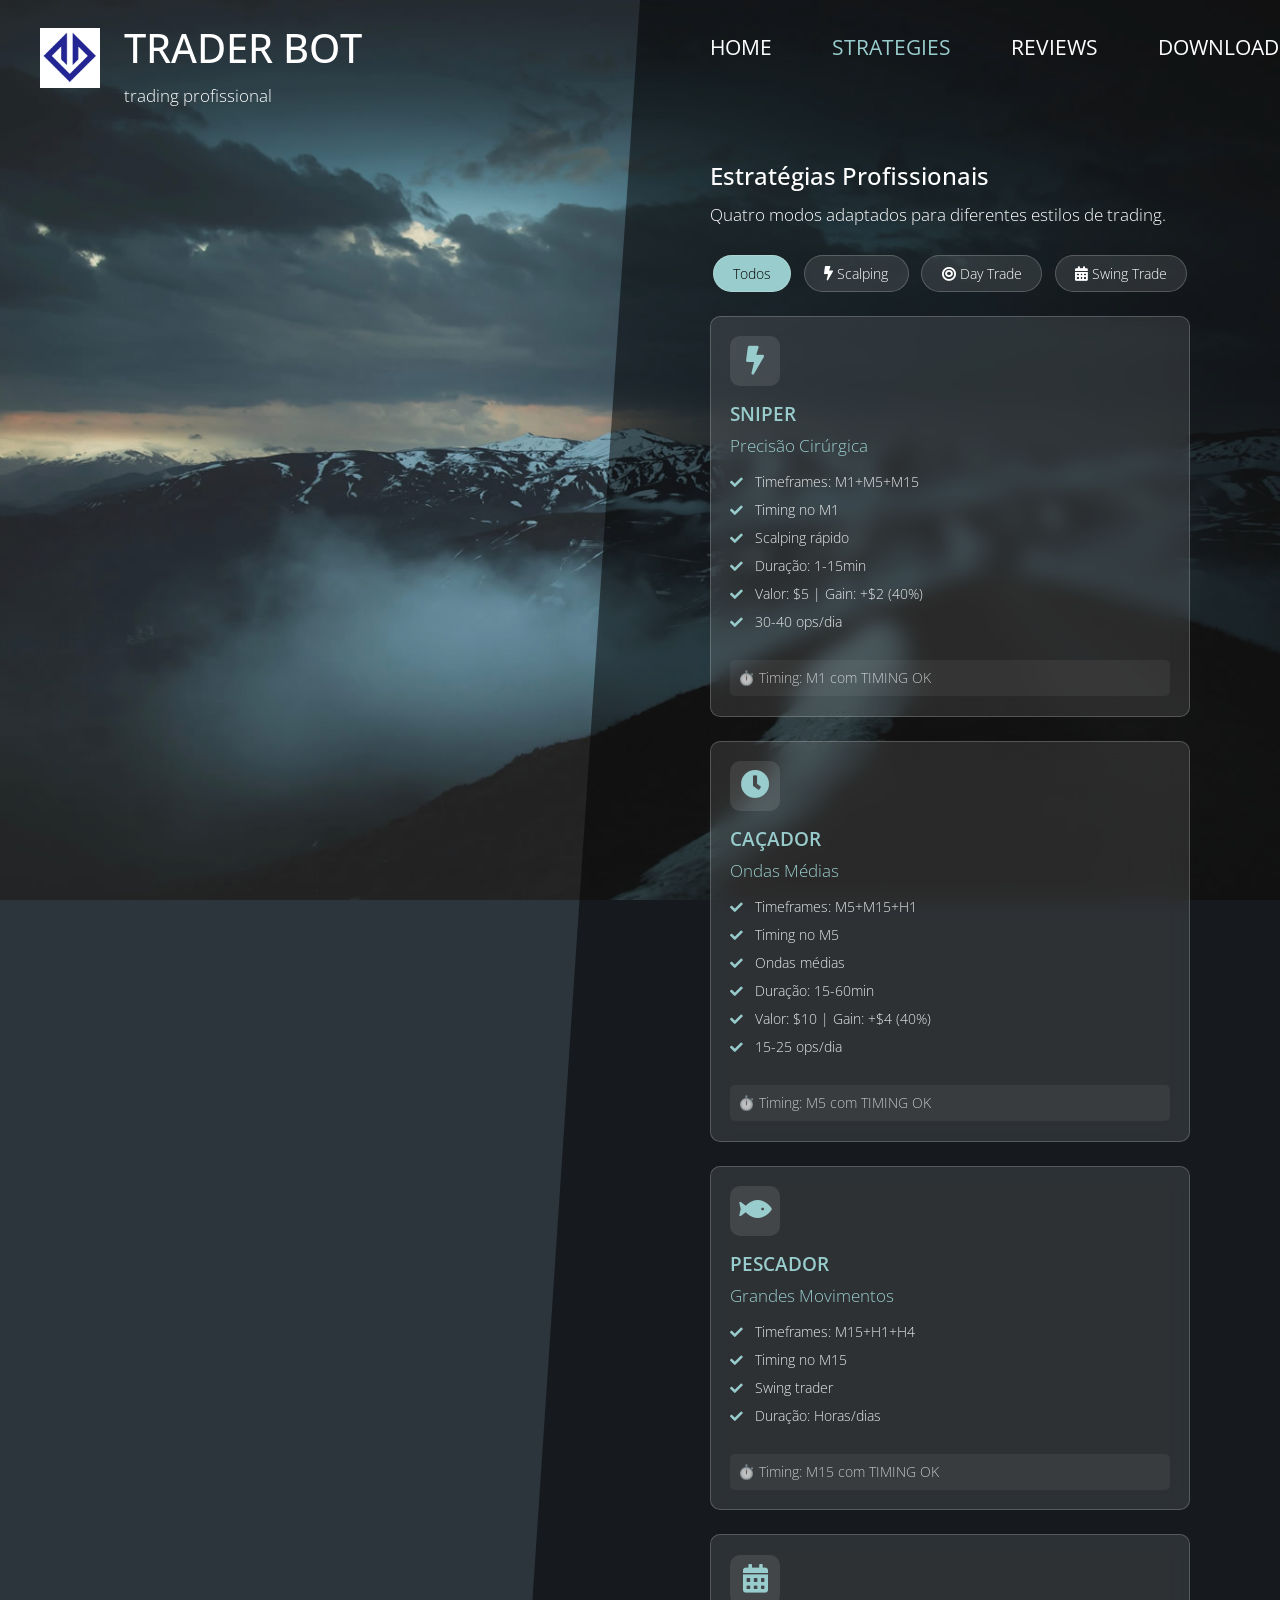
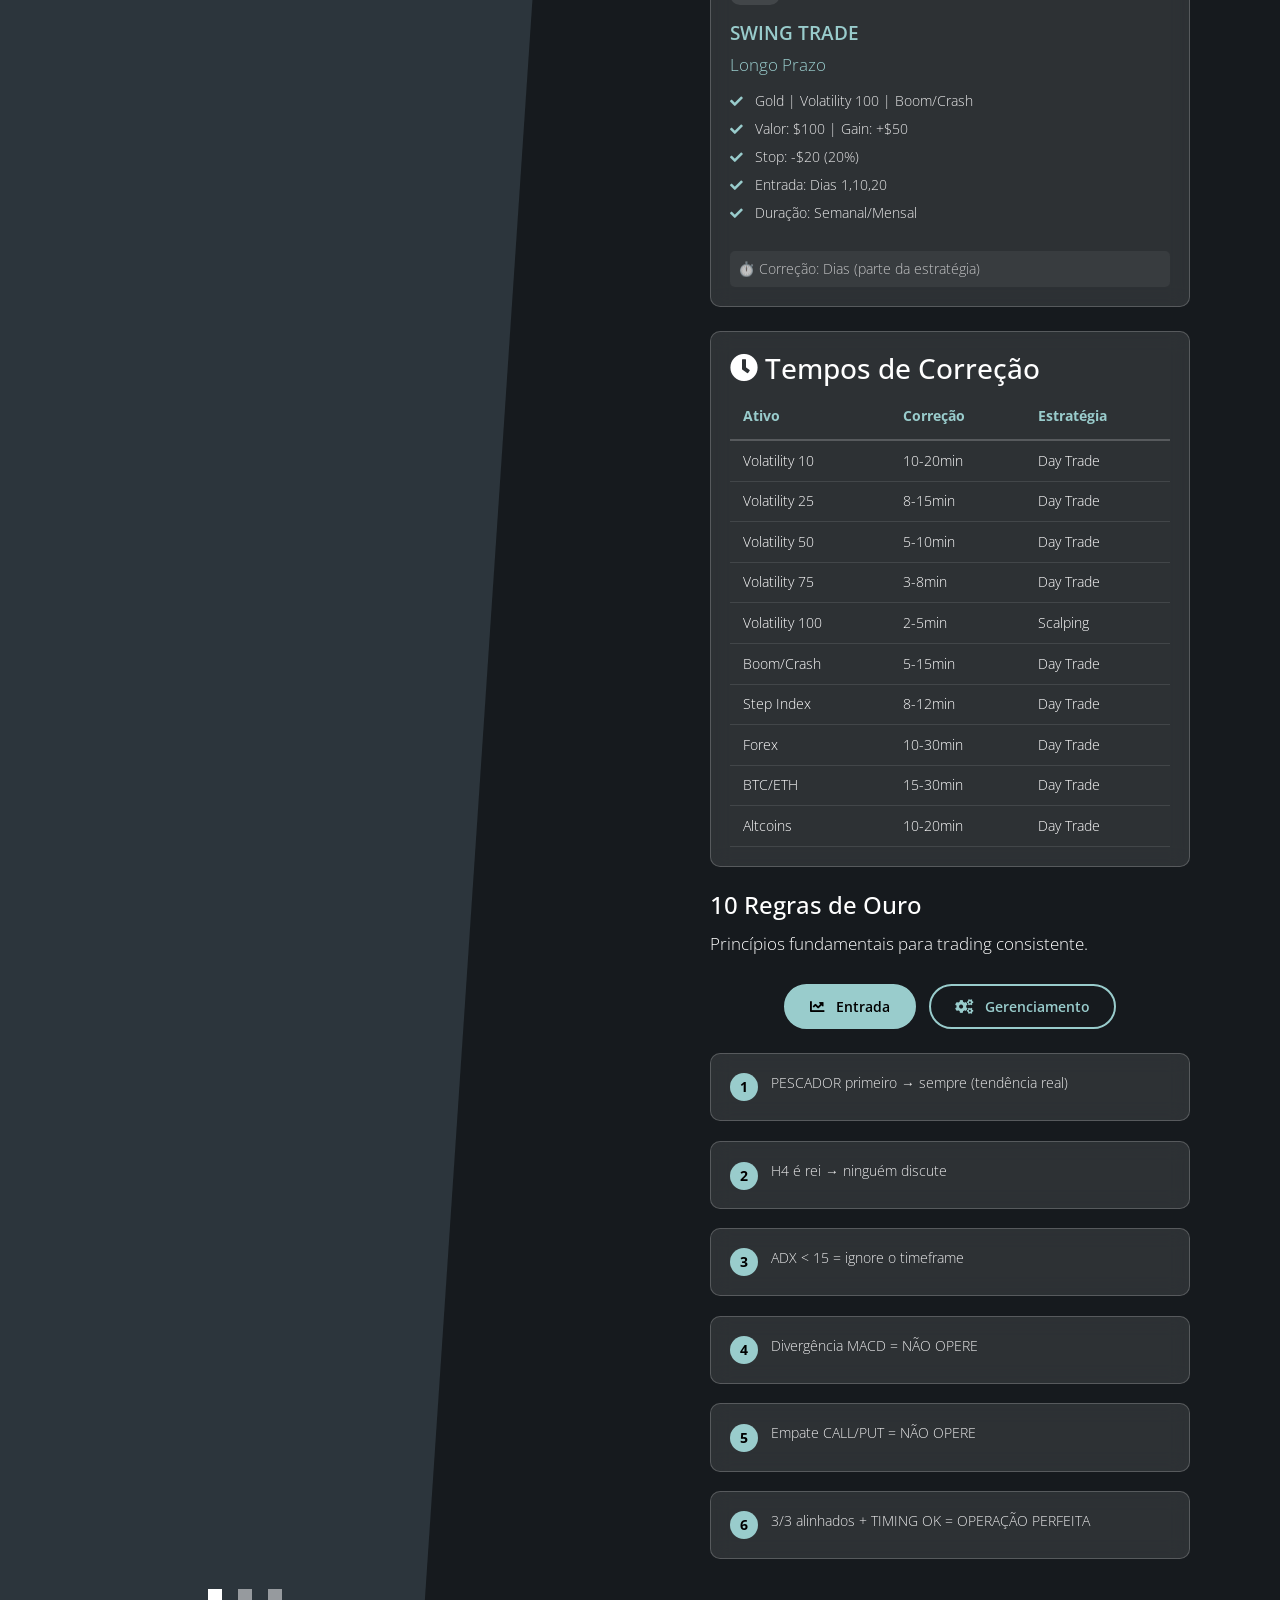
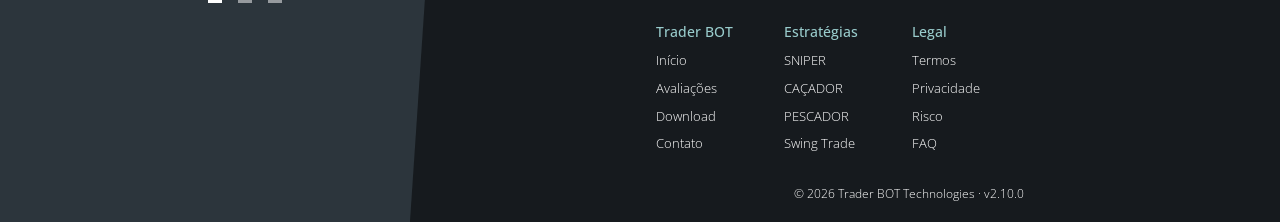
<file: strategies.html>
<!DOCTYPE html>
<html lang="pt-BR">
<head>
    <meta charset="UTF-8">
    <meta name="viewport" content="width=device-width, initial-scale=1.0, maximum-scale=1.0, user-scalable=yes">
    <title>Trader BOT · Estratégias</title>
    <link href="https://fonts.googleapis.com/css?family=Open+Sans:300,400,600,700" rel="stylesheet">
    <link href="css/bootstrap.min.css" rel="stylesheet">
    <link rel="icon" type="image/png" href="img/Slide1 LOGO.png">
    <link href="fontawesome/css/all.min.css" rel="stylesheet">
    <link href="css/templatemo-diagoona.css" rel="stylesheet">
    <link href="css/responsive.css" rel="stylesheet">
    <style>
        /* ===== ESTILOS ADICIONAIS ===== */
        :root { --accent-color: #9CC; --text-primary: rgba(255,255,255,0.9); --text-secondary: rgba(255,255,255,0.7); --bg-modal: #1e2a3a; }
        .cards-grid { display: grid; grid-template-columns: repeat(auto-fit, minmax(280px, 1fr)); gap: 1.5rem; margin: 1.5rem 0; }
        .card { background: rgba(255,255,255,0.1); backdrop-filter: blur(10px); border: 1px solid rgba(255,255,255,0.2); border-radius: 10px; padding: 1.2rem; transition: all 0.3s ease; cursor: pointer; }
        .card:hover { transform: translateY(-5px); background: rgba(255,255,255,0.15); }
        .card-icon { width: 50px; height: 50px; background: rgba(255,255,255,0.1); border-radius: 10px; display: flex; align-items: center; justify-content: center; margin-bottom: 1rem; }
        .card-icon i { font-size: 1.8rem; color: var(--accent-color); }
        .card-title { font-size: 1.2rem; font-weight: 600; color: var(--accent-color); margin-bottom: 0.5rem; }
        .card-list { list-style: none; padding-left: 0; margin-bottom: 0.5rem; }
        .card-list li { margin-bottom: 0.4rem; font-size: 0.9rem; color: var(--text-primary); }
        .card-list i { color: var(--accent-color); margin-right: 0.5rem; font-size: 0.8rem; }
        .card-timing { margin-top: 0.8rem; padding: 0.5rem; background: rgba(255,255,255,0.05); border-radius: 5px; font-size: 0.85rem; color: var(--text-secondary); }
        .strategy-filter { display: flex; justify-content: center; gap: 0.8rem; margin: 1.5rem 0; flex-wrap: wrap; }
        .filter-chip { background: rgba(255,255,255,0.1); border: 1px solid rgba(255,255,255,0.2); border-radius: 30px; padding: 0.4rem 1.2rem; color: white; cursor: pointer; transition: all 0.3s ease; font-size: 0.9rem; }
        .filter-chip:hover, .filter-chip.active { background: var(--accent-color); color: #000; }
        .hero-carousel { position: relative; width: 100%; height: 300px; border-radius: 10px; overflow: hidden; margin: 1.5rem 0; border: 1px solid rgba(255,255,255,0.2); }
        .carousel-container { width: 100%; height: 100%; position: relative; }
        .carousel-slide { position: absolute; top: 0; left: 0; width: 100%; height: 100%; opacity: 0; transition: opacity 0.5s ease; background-size: cover; background-position: center; display: flex; align-items: center; justify-content: center; text-align: center; padding: 1rem; }
        .carousel-slide.active { opacity: 1; }
        .carousel-slide i { font-size: 3rem !important; }
        .carousel-slide h3 { font-size: 1.2rem; margin: 0.5rem 0; }
        .carousel-slide p { font-size: 0.9rem; }
        .carousel-arrow { position: absolute; top: 50%; transform: translateY(-50%); width: 35px; height: 35px; background: rgba(0,0,0,0.5); border: 1px solid rgba(255,255,255,0.3); border-radius: 50%; display: flex; align-items: center; justify-content: center; cursor: pointer; color: white; z-index: 10; font-size: 0.9rem; }
        .carousel-arrow.prev { left: 10px; }
        .carousel-arrow.next { right: 10px; }
        .carousel-indicators { position: absolute; bottom: 10px; left: 50%; transform: translateX(-50%); display: flex; gap: 8px; }
        .indicator { width: 8px; height: 8px; border-radius: 50%; background: rgba(255,255,255,0.3); cursor: pointer; }
        .indicator.active { background: var(--accent-color); }
        .btn-download { background: var(--accent-color); color: #000; border: none; padding: 0.8rem 1.5rem; border-radius: 30px; font-size: 1rem; font-weight: bold; cursor: pointer; transition: all 0.3s ease; }
        .btn-download:hover { background: #8bb; transform: translateY(-2px); }
        .btn-download.small { padding: 0.5rem 1rem; font-size: 0.9rem; }
        .badge { background: rgba(255,255,255,0.1); border: 1px solid rgba(255,255,255,0.2); border-radius: 20px; padding: 0.4rem 0.8rem; display: inline-block; margin: 0.2rem; font-size: 0.8rem; }
        .badge i { margin-right: 0.3rem; color: var(--accent-color); }
        .download-card { background: rgba(255,255,255,0.1); backdrop-filter: blur(10px); border: 1px solid rgba(255,255,255,0.2); border-radius: 10px; padding: 1.5rem; margin: 1.5rem 0; }
        .version-badge { background: rgba(255,255,255,0.15); border: 1px solid rgba(255,255,255,0.3); border-radius: 30px; padding: 0.4rem 1.2rem; display: inline-block; margin-bottom: 1rem; font-size: 0.8rem; }
        .file-info { display: flex; justify-content: space-around; margin: 1.5rem 0; flex-wrap: wrap; gap: 0.8rem; }
        .info-item { text-align: center; padding: 0.8rem; background: rgba(255,255,255,0.05); border-radius: 10px; flex: 1; min-width: 100px; }
        .info-item i { font-size: 1.5rem; color: var(--accent-color); margin-bottom: 0.3rem; }
        .info-item div { font-size: 0.8rem; }
        .changelog { background: rgba(0,0,0,0.3); border-radius: 10px; padding: 1.2rem; margin: 1.5rem 0; }
        .changelog h4 { font-size: 1rem; }
        .changelog-item { display: flex; align-items: center; gap: 0.8rem; margin-bottom: 0.6rem; padding: 0.4rem; border-bottom: 1px solid rgba(255,255,255,0.1); font-size: 0.85rem; }
        .changelog-item i { color: var(--accent-color); font-size: 0.9rem; }
        .features-grid { display: grid; grid-template-columns: repeat(auto-fit, minmax(240px, 1fr)); gap: 1.5rem; margin: 1.5rem 0; }
        .feature-card { background: rgba(255,255,255,0.1); backdrop-filter: blur(10px); border: 1px solid rgba(255,255,255,0.2); border-radius: 10px; padding: 0.5rem; text-align: center; transition: all 0.3s ease; }
        .feature-card h3 { font-size: 1.1rem; margin: 0.8rem 0 0.4rem; }
        .feature-card p { font-size: 0.85rem; color: var(--text-secondary); }
        .feature-icon { font-size: 2rem; color: var(--accent-color); }
        .hero-stats { display: flex; gap: 1.5rem; margin: 1.5rem 0; flex-wrap: wrap; justify-content: center; }
        .stat-item { text-align: center; }
        .stat-value { font-size: 1.5rem; font-weight: bold; color: var(--accent-color); }
        .stat-label { color: var(--text-secondary); font-size: 0.8rem; }
        .table-container { background: rgba(255,255,255,0.1); backdrop-filter: blur(10px); border: 1px solid rgba(255,255,255,0.2); border-radius: 10px; padding: 1.2rem; margin: 1.5rem 0; overflow-x: auto; }
        .desktop-table { width: 100%; border-collapse: collapse; font-size: 0.85rem; }
        .desktop-table th { color: var(--accent-color); padding: 0.8rem; border-bottom: 2px solid rgba(255,255,255,0.2); }
        .desktop-table td { padding: 0.6rem 0.8rem; border-bottom: 1px solid rgba(255,255,255,0.1); }
        .mobile-cards { display: none; }
        .rules-tabs { display: flex; justify-content: center; gap: 0.8rem; margin: 1.5rem 0; flex-wrap: wrap; }
        .tab-btn { background: transparent; border: 2px solid var(--accent-color); color: var(--accent-color); padding: 0.6rem 1.5rem; border-radius: 30px; font-weight: 600; cursor: pointer; transition: all 0.3s ease; font-size: 0.9rem; }
        .tab-btn:hover, .tab-btn.active { background: var(--accent-color); color: #000; }
        .tab-btn i { margin-right: 0.5rem; color: inherit; }
        .rules-panel { display: none; grid-template-columns: repeat(auto-fit, minmax(250px, 1fr)); gap: 1.2rem; margin: 1.5rem 0; }
        .rules-panel.active { display: grid; }
        .rule-card { background: rgba(255,255,255,0.1); backdrop-filter: blur(10px); border: 1px solid rgba(255,255,255,0.2); border-radius: 10px; padding: 1.2rem; display: flex; align-items: flex-start; gap: 0.8rem; }
        .rule-card span:last-child { font-size: 0.85rem; color: var(--text-primary); line-height: 1.4; }
        .rule-number { width: 28px; height: 28px; background: var(--accent-color); border-radius: 50%; display: flex; align-items: center; justify-content: center; color: #000; font-weight: bold; flex-shrink: 0; font-size: 0.9rem; }
        .reviews-grid { display: grid; grid-template-columns: 1fr; gap: 1.5rem; margin: 1.5rem 0; }
        .review-form-container { background: rgba(255,255,255,0.1); backdrop-filter: blur(10px); border: 1px solid rgba(255,255,255,0.2); border-radius: 10px; padding: 1.5rem; }
        .review-form-container h3 { font-size: 1.1rem; margin-bottom: 1rem; }
        .star-rating-input { display: flex; gap: 0.3rem; font-size: 1.3rem; color: rgba(255,255,255,0.3); cursor: pointer; margin-bottom: 1.2rem; }
        .star-rating-input i.fas { color: var(--accent-color); }
        .form-group input, .form-group textarea { background: rgba(0,0,0,0.3); border: 1px solid rgba(255,255,255,0.2); color: white; font-size: 0.9rem; padding: 0.6rem; }
        .form-group input::placeholder, .form-group textarea::placeholder { color: rgba(255,255,255,0.5); font-size: 0.85rem; }
        .reviews-list { max-height: 400px; overflow-y: auto; padding-right: 0.3rem; }
        .review-card { background: rgba(255,255,255,0.05); border: 1px solid rgba(255,255,255,0.1); border-radius: 10px; padding: 1rem; margin-bottom: 0.8rem; }
        .reviewer-avatar { width: 35px; height: 35px; background: var(--accent-color); border-radius: 50%; display: flex; align-items: center; justify-content: center; color: #000; font-weight: bold; font-size: 0.8rem; }
        .reviewer-info { font-size: 0.85rem; }
        .review-stars i { color: var(--accent-color); font-size: 0.8rem; }
        .review-text { color: var(--text-secondary); font-size: 0.8rem; line-height: 1.4; margin-top: 0.5rem; }
        .reviews-stats { display: grid; grid-template-columns: repeat(3, 1fr); gap: 0.8rem; margin-top: 1.5rem; padding-top: 1.5rem; border-top: 1px solid rgba(255,255,255,0.1); }
        .btn-load-more { background: transparent; border: 2px solid var(--accent-color); color: var(--accent-color); padding: 0.6rem; border-radius: 30px; cursor: pointer; width: 100%; margin-top: 1rem; font-size: 0.85rem; }
        .btn-load-more:hover { background: var(--accent-color); color: #000; }
        .steps-grid { display: grid; grid-template-columns: 1fr; gap: 1.2rem; margin: 1.5rem 0; }
        .step-card { background: rgba(255,255,255,0.1); backdrop-filter: blur(10px); border: 1px solid rgba(255,255,255,0.2); border-radius: 10px; padding: 0.5rem; text-align: center; }
        .step-card h3 { font-size: 1rem; margin: 0.5rem 0; }
        .step-card p { font-size: 0.85rem; color: var(--text-secondary); }
        .step-icon { font-size: 2rem; color: var(--accent-color); }
        .social-links { display: flex; gap: 1rem; margin: 1rem 0; justify-content: center; }
        .social-link { color: white; font-size: 1.5rem; transition: transform 0.3s; }
        .social-link:hover { transform: translateY(-3px); color: var(--accent-color); }
        button:focus, a:focus, .btn-download:focus, .social-link:focus, .nav-link:focus, .filter-chip:focus, .tab-btn:focus, .modal-nav-btn:focus, .card:focus { outline: none !important; box-shadow: none !important; -webkit-tap-highlight-color: transparent !important; }
        .btn-download:active { transform: scale(0.98); transition: transform 0.1s ease; }
        .btn-download, .social-link, .nav-link, .filter-chip, .tab-btn, .modal-nav-btn, .card { -webkit-tap-highlight-color: transparent; user-select: none; -webkit-user-select: none; }
        input, textarea, [contenteditable="true"] { user-select: auto !important; -webkit-user-select: auto !important; }
        .toast-overlay { position: fixed; top: 0; left: 0; width: 100%; height: 100%; background: rgba(0,0,0,0.5); backdrop-filter: blur(5px); z-index: 2999; opacity: 0; visibility: hidden; transition: all 0.3s ease; }
        .toast-overlay.show { opacity: 1; visibility: visible; }
        .success-toast { position: fixed; top: 50%; left: 50%; transform: translate(-50%, -50%) scale(0.8); z-index: 3000; background: rgba(44,53,60,0.95); backdrop-filter: blur(10px); border: 1px solid rgba(255,255,255,0.15); border-radius: 30px; padding: 2rem 3rem; box-shadow: 0 20px 40px rgba(0,0,0,0.6); opacity: 0; visibility: hidden; transition: all 0.3s ease; text-align: center; pointer-events: none; }
        .success-toast.show { opacity: 1; visibility: visible; transform: translate(-50%, -50%) scale(1); }
        .success-icon { font-size: 5rem; color: #9CC; line-height: 1; animation: successPop 0.4s ease; }
        @keyframes successPop { 0% { transform: scale(0.5); opacity: 0; } 50% { transform: scale(1.2); } 100% { transform: scale(1); opacity: 1; } }
        .modal-overlay { position: fixed; top: 0; left: 0; width: 100%; height: 100%; background: rgba(0,0,0,0.7); backdrop-filter: blur(5px); z-index: 2000; opacity: 0; visibility: hidden; transition: all 0.3s ease; }
        .modal-overlay.active { opacity: 1; visibility: visible; }
        .modal { position: fixed; top: 50%; left: 50%; transform: translate(-50%, -50%) scale(0.9); width: 92%; max-width: 400px; max-height: 60vh; background: #2C353C; border: 1px solid rgba(255,255,255,0.15); border-radius: 10px; z-index: 2001; opacity: 0; visibility: hidden; transition: all 0.3s ease; overflow: hidden; box-shadow: 0 15px 30px rgba(0,0,0,0.5); font-family: 'Open Sans', Arial, sans-serif; color: white; }
        .modal.active { opacity: 1 !important; visibility: visible !important; transform: translate(-50%, -50%) scale(1) !important; z-index: 2002 !important; display: block !important; }
        .modal-header { padding: 1.2rem 1.5rem; border-bottom: 1px solid rgba(255,255,255,0.1); display: flex; justify-content: space-between; align-items: center; background: rgba(0,0,0,0.2); }
        .modal-header h2 { color: #9CC; font-size: 1.2rem; margin: 0; font-weight: 400; text-transform: uppercase; letter-spacing: 1px; }
        .modal-header h2 i { margin-right: 0.5rem; color: #9CC; }
        .close-modal { background: none; border: none; color: rgba(255,255,255,0.6); font-size: 1.3rem; cursor: pointer; padding: 0; line-height: 1; transition: color 0.3s ease; }
        .close-modal:hover { color: white; }
        .modal-content { padding: 1.5rem; overflow-y: auto; max-height: calc(80vh - 70px); background: transparent; }
        .modal-content h3 { color: #9CC; font-size: 1.1rem; margin: 0.8rem 0 0.5rem; font-weight: 400; text-transform: uppercase; letter-spacing: 0.5px; }
        .modal-content h3 i { margin-right: 0.5rem; color: #9CC; }
        .modal-content p { font-size: 0.9rem; color: rgba(255,255,255,0.8); margin-bottom: 0.8rem; line-height: 1.5; }
        .modal-content ul { list-style: none; padding-left: 0; margin-bottom: 0.8rem; }
        .modal-content li { font-size: 0.85rem; color: rgba(255,255,255,0.9); margin-bottom: 0.5rem; padding-left: 1.2rem; position: relative; }
        .modal-content li:before { content: "•"; color: #9CC; position: absolute; left: 0; font-size: 1rem; }
        .modal-stats { display: grid; grid-template-columns: repeat(3, 1fr); gap: 0.5rem; margin: 1rem 0; }
        .modal-stat { background: rgba(0,0,0,0.2); border: 1px solid rgba(255,255,255,0.1); border-radius: 8px; padding: 0.6rem; text-align: center; }
        .modal-stat-value { color: #9CC; font-size: 0.9rem; font-weight: bold; }
        .modal-stat-label { color: rgba(255,255,255,0.6); font-size: 0.7rem; margin-top: 0.2rem; }
        .modal-nav { display: flex; justify-content: space-between; margin-top: 1.2rem; gap: 0.5rem; }
        .modal-nav-btn { background: transparent; border: 1px solid #9CC; color: #9CC; padding: 0.4rem 0.8rem; border-radius: 4px; cursor: pointer; font-size: 0.8rem; flex: 1; transition: all 0.3s ease; text-transform: uppercase; font-weight: 400; }
        .modal-nav-btn:hover { background: #9CC; color: #000; }
        .hierarchy-tree { font-family: 'Open Sans', monospace; line-height: 1.8; background: rgba(0,0,0,0.2); padding: 0.8rem; border-radius: 6px; font-size: 0.8rem; margin: 0.8rem 0; color: rgba(255,255,255,0.9); border: 1px solid rgba(255,255,255,0.1); }
        .video-container { position: relative; width: 100%; padding-bottom: 56.25%; margin: 0.8rem 0; }
        .video-container iframe { position: absolute; top: 0; left: 0; width: 100%; height: 100%; border-radius: 6px; border: 1px solid rgba(255,255,255,0.1); }
        /* ===== RESPONSIVIDADE REFORÇADA ===== */
        @media (max-width: 768px) {
            body { font-size: 15px; }
            .tm-content-title { font-size: 1.3rem; }
            .card-title, .feature-card h3, .step-card h3 { font-size: 1rem; }
            .card-list li, .feature-card p, .step-card p, .rule-card span:last-child { font-size: 0.85rem; }
            .btn-download, .btn { font-size: 0.9rem; padding: 0.6rem 1rem; }
            .btn-download i, .btn i { font-size: 0.9rem; }
            .hero-stats .stat-value { font-size: 1.2rem; }
            .hero-stats .stat-label { font-size: 0.7rem; }
            .badge { font-size: 0.7rem; padding: 0.2rem 0.6rem; }
            .filter-chip, .tab-btn { font-size: 0.8rem; padding: 0.3rem 1rem; }
            .modal-header h2 { font-size: 1rem; }
            .modal-content h3 { font-size: 0.95rem; }
            .modal-content p, .modal-content li, .modal-stat-value { font-size: 0.8rem; }
            .table-container { overflow-x: auto; }
            .desktop-table { font-size: 0.75rem; min-width: 500px; }
        }
        @media (max-width: 400px) {
            body { font-size: 14px; }
            .tm-sitename { font-size: 1.5rem; }
            .tm-slogon { font-size: 0.7rem; }
            .btn-download { font-size: 0.85rem; padding: 0.5rem 0.8rem; }
            .stat-value { font-size: 1rem; }
            .card { padding: 0.8rem; }
        }
    </style>
</head>
<body>
<div class="tm-container">
    <div>
        <div class="tm-row pt-4">
            <div class="tm-col-left">
                <div class="tm-site-header media">
                    <img src="img/Slide1 LOGO.png" alt="Trader BOT Logo" class="mt-1 tm-logo" style="width: 60px; height: 60px; object-fit: cover; margin-right: 24px;">
                    <div class="media-body">
                        <h1 class="tm-sitename text-uppercase">Trader BOT</h1>
                        <p class="tm-slogon">trading profissional</p>
                    </div>
                </div>
            </div>
            <div class="tm-col-right">
                <nav class="navbar navbar-expand-lg" id="tm-main-nav">
                    <button class="navbar-toggler toggler-example mr-0 ml-auto" type="button" data-toggle="collapse" data-target="#navbar-nav">
                        <span><i class="fas fa-bars"></i></span>
                    </button>
                  <div class="collapse navbar-collapse tm-nav" id="navbar-nav">
    <ul class="navbar-nav text-uppercase">
        <li class="nav-item"><a class="nav-link tm-nav-link" href="/">Home</a></li>
        <li class="nav-item active"><a class="nav-link tm-nav-link" href="/strategies">Strategies</a></li>
        <li class="nav-item"><a class="nav-link tm-nav-link" href="/reviews">Reviews</a></li>
        <li class="nav-item"><a class="nav-link tm-nav-link" href="/download">Download</a></li>
        <li class="nav-item"><a class="nav-link tm-nav-link" href="/contact">Contact</a></li>
        <li class="nav-item"><a class="nav-link tm-nav-link" href="/faq">FAQ</a></li>
    </ul>
</div>
                </nav>
            </div>
        </div>
        <div class="tm-row">
            <div class="tm-col-left"></div>
            <main class="tm-col-right">
                <section class="tm-content">
                    <div id="estrategias">
                        <h2 class="tm-content-title">Estratégias Profissionais</h2>
                        <p class="mb-3">Quatro modos adaptados para diferentes estilos de trading.</p>
                        
                        <div class="strategy-filter">
                            <span class="filter-chip active" onclick="filterStrategies('all')">Todos</span>
                            <span class="filter-chip" onclick="filterStrategies('scalping')"><i class="fas fa-bolt"></i> Scalping</span>
                            <span class="filter-chip" onclick="filterStrategies('daytrade')"><i class="fas fa-bullseye"></i> Day Trade</span>
                            <span class="filter-chip" onclick="filterStrategies('swing')"><i class="fas fa-calendar-alt"></i> Swing Trade</span>
                        </div>
                        
                        <div class="cards-grid" id="strategiesGrid">
                            <div class="card" onclick="openStrategyModal('sniper')" data-category="scalping">
                                <div class="card-icon"><i class="fas fa-bolt"></i></div>
                                <h3 class="card-title">SNIPER</h3>
                                <div style="color: #9CC; margin-bottom: 0.8rem;">Precisão Cirúrgica</div>
                                <ul class="card-list">
                                    <li><i class="fas fa-check"></i> Timeframes: M1+M5+M15</li>
                                    <li><i class="fas fa-check"></i> Timing no M1</li>
                                    <li><i class="fas fa-check"></i> Scalping rápido</li>
                                    <li><i class="fas fa-check"></i> Duração: 1-15min</li>
                                    <li><i class="fas fa-check"></i> Valor: $5 | Gain: +$2 (40%)</li>
                                    <li><i class="fas fa-check"></i> 30-40 ops/dia</li>
                                </ul>
                                <div class="card-timing">⏱️ Timing: M1 com TIMING OK</div>
                            </div>
                            <div class="card" onclick="openStrategyModal('cacador')" data-category="daytrade">
                                <div class="card-icon"><i class="fas fa-clock"></i></div>
                                <h3 class="card-title">CAÇADOR</h3>
                                <div style="color: #9CC; margin-bottom: 0.8rem;">Ondas Médias</div>
                                <ul class="card-list">
                                    <li><i class="fas fa-check"></i> Timeframes: M5+M15+H1</li>
                                    <li><i class="fas fa-check"></i> Timing no M5</li>
                                    <li><i class="fas fa-check"></i> Ondas médias</li>
                                    <li><i class="fas fa-check"></i> Duração: 15-60min</li>
                                    <li><i class="fas fa-check"></i> Valor: $10 | Gain: +$4 (40%)</li>
                                    <li><i class="fas fa-check"></i> 15-25 ops/dia</li>
                                </ul>
                                <div class="card-timing">⏱️ Timing: M5 com TIMING OK</div>
                            </div>
                            <div class="card" onclick="openStrategyModal('pescador')" data-category="swing">
                                <div class="card-icon"><i class="fas fa-fish"></i></div>
                                <h3 class="card-title">PESCADOR</h3>
                                <div style="color: #9CC; margin-bottom: 0.8rem;">Grandes Movimentos</div>
                                <ul class="card-list">
                                    <li><i class="fas fa-check"></i> Timeframes: M15+H1+H4</li>
                                    <li><i class="fas fa-check"></i> Timing no M15</li>
                                    <li><i class="fas fa-check"></i> Swing trader</li>
                                    <li><i class="fas fa-check"></i> Duração: Horas/dias</li>
                                </ul>
                                <div class="card-timing">⏱️ Timing: M15 com TIMING OK</div>
                            </div>
                            <div class="card" onclick="openStrategyModal('swing')" data-category="swing">
                                <div class="card-icon"><i class="fas fa-calendar-alt"></i></div>
                                <h3 class="card-title">SWING TRADE</h3>
                                <div style="color: #9CC; margin-bottom: 0.8rem;">Longo Prazo</div>
                                <ul class="card-list">
                                    <li><i class="fas fa-check"></i> Gold | Volatility 100 | Boom/Crash</li>
                                    <li><i class="fas fa-check"></i> Valor: $100 | Gain: +$50</li>
                                    <li><i class="fas fa-check"></i> Stop: -$20 (20%)</li>
                                    <li><i class="fas fa-check"></i> Entrada: Dias 1,10,20</li>
                                    <li><i class="fas fa-check"></i> Duração: Semanal/Mensal</li>
                                </ul>
                                <div class="card-timing">⏱️ Correção: Dias (parte da estratégia)</div>
                            </div>
                        </div>
                        
                        <div class="table-container">
                            <h3><i class="fas fa-clock"></i> Tempos de Correção</h3>
                            <table class="desktop-table">
                                <thead><tr><th>Ativo</th><th>Correção</th><th>Estratégia</th></tr></thead>
                                <tbody>
                                    <tr><td>Volatility 10</td><td>10-20min</td><td>Day Trade</td></tr>
                                    <tr><td>Volatility 25</td><td>8-15min</td><td>Day Trade</td></tr>
                                    <tr><td>Volatility 50</td><td>5-10min</td><td>Day Trade</td></tr>
                                    <tr><td>Volatility 75</td><td>3-8min</td><td>Day Trade</td></tr>
                                    <tr><td>Volatility 100</td><td>2-5min</td><td>Scalping</td></tr>
                                    <tr><td>Boom/Crash</td><td>5-15min</td><td>Day Trade</td></tr>
                                    <tr><td>Step Index</td><td>8-12min</td><td>Day Trade</td></tr>
                                    <tr><td>Forex</td><td>10-30min</td><td>Day Trade</td></tr>
                                    <tr><td>BTC/ETH</td><td>15-30min</td><td>Day Trade</td></tr>
                                    <tr><td>Altcoins</td><td>10-20min</td><td>Day Trade</td></tr>
                                </tbody>
                            </table>
                        </div>
                        
                        <div>
                            <h2 class="tm-content-title">10 Regras de Ouro</h2>
                            <p class="mb-3">Princípios fundamentais para trading consistente.</p>
                            <div class="rules-tabs">
                                <button class="tab-btn active" onclick="showRulesTab('entry')"><i class="fas fa-chart-line"></i> Entrada</button>
                                <button class="tab-btn" onclick="showRulesTab('management')"><i class="fas fa-cogs"></i> Gerenciamento</button>
                            </div>
                            <div class="rules-content">
                                <div class="rules-panel active" id="entryRules">
                                    <div class="rule-card"><span class="rule-number">1</span><span>PESCADOR primeiro → sempre (tendência real)</span></div>
                                    <div class="rule-card"><span class="rule-number">2</span><span>H4 é rei → ninguém discute</span></div>
                                    <div class="rule-card"><span class="rule-number">3</span><span>ADX < 15 = ignore o timeframe</span></div>
                                    <div class="rule-card"><span class="rule-number">4</span><span>Divergência MACD = NÃO OPERE</span></div>
                                    <div class="rule-card"><span class="rule-number">5</span><span>Empate CALL/PUT = NÃO OPERE</span></div>
                                    <div class="rule-card"><span class="rule-number">6</span><span>3/3 alinhados + TIMING OK = OPERAÇÃO PERFEITA</span></div>
                                </div>
                                <div class="rules-panel" id="managementRules">
                                    <div class="rule-card"><span class="rule-number">1</span><span>RSI 35-65 = zona segura</span></div>
                                    <div class="rule-card"><span class="rule-number">2</span><span>TIMING OK = entre, AGUARDAR = espere</span></div>
                                    <div class="rule-card"><span class="rule-number">3</span><span>Confiança < 50% = lote pequeno</span></div>
                                    <div class="rule-card"><span class="rule-number">4</span><span>Após lucro, aguarde correção</span></div>
                                </div>
                            </div>
                        </div>
                    </div>
                </section>
            </main>
        </div>
    </div>
    <div class="tm-row">
        <div class="tm-col-left text-center">
            <ul class="tm-bg-controls-wrapper">
                <li class="tm-bg-control active" data-id="0"></li>
                <li class="tm-bg-control" data-id="1"></li>
                <li class="tm-bg-control" data-id="2"></li>
            </ul>
        </div>
        <div class="tm-col-right tm-col-footer">
            <footer class="tm-site-footer text-right">
                <div style="display: grid; grid-template-columns: repeat(3, 1fr); gap: 1rem; text-align: left; margin-bottom: 1.5rem;">
                    <div>
                        <h4 style="color: #9CC; font-size: 0.9rem;">Trader BOT</h4>
                        <ul style="list-style: none; padding-left: 0;">
                            <li style="margin-bottom: 0.3rem;"><a href="/" style="color: white; font-size: 0.8rem;">Início</a></li>
                            <li style="margin-bottom: 0.3rem;"><a href="/reviews" style="color: white; font-size: 0.8rem;">Avaliações</a></li>
                            <li style="margin-bottom: 0.3rem;"><a href="/download" style="color: white; font-size: 0.8rem;">Download</a></li>
                            <li style="margin-bottom: 0.3rem;"><a href="/contact" style="color: white; font-size: 0.8rem;">Contato</a></li>
                        </ul>
                    </div>
                    <div>
                        <h4 style="color: #9CC; font-size: 0.9rem;">Estratégias</h4>
                        <ul style="list-style: none; padding-left: 0;">
                            <li style="margin-bottom: 0.3rem;"><a onclick="openStrategyModal('sniper')" style="color: white; cursor: pointer; font-size: 0.8rem;">SNIPER</a></li>
                            <li style="margin-bottom: 0.3rem;"><a onclick="openStrategyModal('cacador')" style="color: white; cursor: pointer; font-size: 0.8rem;">CAÇADOR</a></li>
                            <li style="margin-bottom: 0.3rem;"><a onclick="openStrategyModal('pescador')" style="color: white; cursor: pointer; font-size: 0.8rem;">PESCADOR</a></li>
                            <li style="margin-bottom: 0.3rem;"><a onclick="openStrategyModal('swing')" style="color: white; cursor: pointer; font-size: 0.8rem;">Swing Trade</a></li>
                        </ul>
                    </div>
                    <div>
                        <h4 style="color: #9CC; font-size: 0.9rem;">Legal</h4>
                        <ul style="list-style: none; padding-left: 0;">
                            <li style="margin-bottom: 0.3rem;"><a onclick="openLegalModal('termos')" style="color: white; cursor: pointer; font-size: 0.8rem;">Termos</a></li>
                            <li style="margin-bottom: 0.3rem;"><a onclick="openLegalModal('privacidade')" style="color: white; cursor: pointer; font-size: 0.8rem;">Privacidade</a></li>
                            <li style="margin-bottom: 0.3rem;"><a onclick="openLegalModal('risco')" style="color: white; cursor: pointer; font-size: 0.8rem;">Risco</a></li>
                            <li style="margin-bottom: 0.3rem;"><a href="/faq" style="color: white; font-size: 0.8rem;">FAQ</a></li>
                        </ul>
                    </div>
                </div>
                <p class="mb-0" style="font-size: 0.75rem;">© 2026 Trader BOT Technologies · v2.10.0</p>
            </footer>
        </div>
    </div>
    <div class="tm-bg"><div class="tm-bg-left"></div><div class="tm-bg-right"></div></div>
</div>
<div class="modal-overlay" id="modalOverlay" onclick="closeAllModals()"></div>
<div class="toast-overlay" id="toastOverlay"></div>
<div class="success-toast" id="successToast"><div class="success-icon">✓</div></div>

<div class="modal" id="modalSniper"><div class="modal-header"><h2><i class="fas fa-bolt"></i> SNIPER</h2><button class="close-modal" onclick="closeAllModals()"><i class="fas fa-times"></i></button></div><div class="modal-content"><h3><i class="fas fa-bullseye"></i> Visão Geral</h3><p>Precisão cirúrgica para scalpers que buscam entradas rápidas e timing exato.</p><div class="modal-stats"><div class="modal-stat"><div class="modal-stat-value">M1+M5+M15</div><div class="modal-stat-label">Timeframes</div></div><div class="modal-stat"><div class="modal-stat-value">M1</div><div class="modal-stat-label">Timing</div></div><div class="modal-stat"><div class="modal-stat-value">1-15min</div><div class="modal-stat-label">Duração</div></div></div><h3><i class="fas fa-chart-line"></i> Volatility (Scalping)</h3><ul><li>Entrada: SINAL VERDE + TIMING OK no M1</li><li>Valor: $5 por operação</li><li>Gain: +$2 (40%) | Stop: -$1 (20%)</li><li>Duração: 1-2 minutos</li><li>Operações/dia: 30-40</li></ul><div class="modal-nav"><button class="modal-nav-btn" onclick="navigateModal('prev', 'sniper')">← Anterior</button><button class="modal-nav-btn" onclick="navigateModal('next', 'sniper')">Próxima →</button></div></div></div>
<div class="modal" id="modalCacador"><div class="modal-header"><h2><i class="fas fa-clock"></i> CAÇADOR</h2><button class="close-modal" onclick="closeAllModals()"><i class="fas fa-times"></i></button></div><div class="modal-content"><h3><i class="fas fa-bullseye"></i> Visão Geral</h3><p>Captura ondas médias com entradas precisas e boa relação risco/retorno.</p><div class="modal-stats"><div class="modal-stat"><div class="modal-stat-value">M5+M15+H1</div><div class="modal-stat-label">Timeframes</div></div><div class="modal-stat"><div class="modal-stat-value">M5</div><div class="modal-stat-label">Timing</div></div><div class="modal-stat"><div class="modal-stat-value">15-60min</div><div class="modal-stat-label">Duração</div></div></div><h3><i class="fas fa-chart-bar"></i> Day Trade - Sintéticos</h3><ul><li>Entrada: SINAL VERDE + TIMING OK no M5</li><li>Valor: $10 por operação</li><li>Gain: +$4 (40%) | Stop: -$2 (20%)</li><li>Duração: 15-60 minutos</li><li>Operações/dia: 15-25</li></ul><div class="modal-nav"><button class="modal-nav-btn" onclick="navigateModal('prev', 'cacador')">← Anterior</button><button class="modal-nav-btn" onclick="navigateModal('next', 'cacador')">Próxima →</button></div></div></div>
<div class="modal" id="modalPescador"><div class="modal-header"><h2><i class="fas fa-fish"></i> PESCADOR</h2><button class="close-modal" onclick="closeAllModals()"><i class="fas fa-times"></i></button></div><div class="modal-content"><h3><i class="fas fa-bullseye"></i> Visão Geral</h3><p>Identifica a tendência real do mercado e captura grandes movimentos.</p><div class="modal-stats"><div class="modal-stat"><div class="modal-stat-value">M15+H1+H4</div><div class="modal-stat-label">Timeframes</div></div><div class="modal-stat"><div class="modal-stat-value">M15</div><div class="modal-stat-label">Timing</div></div><div class="modal-stat"><div class="modal-stat-value">Horas/Dias</div><div class="modal-stat-label">Duração</div></div></div><h3><i class="fas fa-sitemap"></i> Hierarquia dos Timeframes</h3><div class="hierarchy-tree"><span style="color: #9CC;">H4</span> → TENDÊNCIA REAL<br>&nbsp;&nbsp;├─► <span style="color: #9CC;">H1</span> → DIREÇÃO DO DIA<br>&nbsp;&nbsp;│&nbsp;&nbsp;&nbsp;├─► M30 → CONFIRMAÇÃO<br>&nbsp;&nbsp;│&nbsp;&nbsp;&nbsp;│&nbsp;&nbsp;&nbsp;├─► <span style="color: #9CC;">M15</span> → TIMING</div><div class="modal-nav"><button class="modal-nav-btn" onclick="navigateModal('prev', 'pescador')">← Anterior</button><button class="modal-nav-btn" onclick="navigateModal('next', 'pescador')">Próxima →</button></div></div></div>
<div class="modal" id="modalSwing"><div class="modal-header"><h2><i class="fas fa-calendar-alt"></i> SWING TRADE</h2><button class="close-modal" onclick="closeAllModals()"><i class="fas fa-times"></i></button></div><div class="modal-content"><h3><i class="fas fa-calendar-week"></i> Swing - Sintéticos</h3><ul><li>Entrada: Dias 1, 10 e 20 do mês</li><li>Condição: App mostrando tendência forte</li><li>Valor total: $100 (escalonado)</li><li>Stop total: -$20 (20%) | Gain total: +$50 (50%)</li></ul><div class="modal-stats"><div class="modal-stat"><div class="modal-stat-value">$100</div><div class="modal-stat-label">Investimento</div></div><div class="modal-stat"><div class="modal-stat-value">50%</div><div class="modal-stat-label">Retorno</div></div><div class="modal-stat"><div class="modal-stat-value">20%</div><div class="modal-stat-label">Stop</div></div></div><div class="modal-nav"><button class="modal-nav-btn" onclick="navigateModal('prev', 'swing')">← Anterior</button><button class="modal-nav-btn" onclick="navigateModal('next', 'swing')">Próxima →</button></div></div></div>
<div class="modal" id="modalTermos"><div class="modal-header"><h2><i class="fas fa-file-contract"></i> Termos de Uso</h2><button class="close-modal" onclick="closeAllModals()"><i class="fas fa-times"></i></button></div><div class="modal-content"><h3><i class="fas fa-check-circle"></i> Aceitação dos Termos</h3><p>Ao utilizar o Trader BOT, você concorda com estes termos.</p><h3><i class="fas fa-bullseye"></i> Uso do Aplicativo</h3><p>Ferramenta de análise técnica. Não garantimos lucros.</p></div></div>
<div class="modal" id="modalPrivacidade"><div class="modal-header"><h2><i class="fas fa-lock"></i> Política de Privacidade</h2><button class="close-modal" onclick="closeAllModals()"><i class="fas fa-times"></i></button></div><div class="modal-content"><h3><i class="fas fa-database"></i> Coleta de Dados</h3><p>Coletamos informações básicas para suporte.</p></div></div>
<div class="modal" id="modalRisco"><div class="modal-header"><h2><i class="fas fa-exclamation-triangle" style="color: #ff4b4b;"></i> Aviso de Risco</h2><button class="close-modal" onclick="closeAllModals()"><i class="fas fa-times"></i></button></div><div class="modal-content"><h3><i class="fas fa-exclamation-circle"></i> Risco de Perda</h3><p>Trading envolve risco substancial de perda. Nunca invista dinheiro que você não pode perder.</p></div></div>

<script src="js/jquery-3.4.1.min.js"></script>
<script src="js/bootstrap.min.js"></script>
<script src="js/jquery.backstretch.min.js"></script>
<script src="js/templatemo-script.js"></script>
<script>
    const strategies = ['sniper','cacador','pescador','swing'];
    
    function openStrategyModal(strategy) { 
        closeAllModals(); 
        const modal = document.getElementById(`modal${strategy.charAt(0).toUpperCase() + strategy.slice(1)}`); 
        if(modal){ 
            modal.classList.add('active'); 
            document.getElementById('modalOverlay').classList.add('active'); 
            document.body.style.overflow = 'hidden'; 
            setTimeout(() => { if (typeof setBgOverlay === 'function') setBgOverlay(); }, 50);
        } 
    }
    
    function openLegalModal(type) { 
        closeAllModals(); 
        const modal = document.getElementById(`modal${type.charAt(0).toUpperCase() + type.slice(1)}`); 
        if(modal){ 
            modal.classList.add('active'); 
            document.getElementById('modalOverlay').classList.add('active'); 
            document.body.style.overflow = 'hidden'; 
            setTimeout(() => { if (typeof setBgOverlay === 'function') setBgOverlay(); }, 50);
        } 
    }
    
    function closeAllModals() { 
        document.querySelectorAll('.modal').forEach(m => m.classList.remove('active')); 
        document.getElementById('modalOverlay').classList.remove('active'); 
        document.body.style.overflow = ''; 
        setTimeout(() => { if (typeof setBgOverlay === 'function') setBgOverlay(); }, 50);
    }
    
    function navigateModal(direction, current) { 
        let idx = strategies.indexOf(current); 
        let newIdx = direction==='next' ? (idx+1)%strategies.length : (idx-1+strategies.length)%strategies.length; 
        closeAllModals(); 
        openStrategyModal(strategies[newIdx]); 
    }
    
    document.addEventListener('keydown', e => { if(e.key==='Escape') closeAllModals(); });
    
   function filterStrategies(category) {
    let cards = document.querySelectorAll('.card[data-category]');
    let chips = document.querySelectorAll('.filter-chip');
    chips.forEach(chip => chip.classList.remove('active'));
    // Marca o chip que corresponde à categoria
    chips.forEach(chip => {
        let chipCategory = chip.innerText.toLowerCase().includes('scalping') ? 'scalping' :
                           chip.innerText.toLowerCase().includes('day') ? 'daytrade' :
                           chip.innerText.toLowerCase().includes('swing') ? 'swing' : 'all';
        if (chipCategory === category) chip.classList.add('active');
    });
    cards.forEach(card => {
        card.style.display = (category === 'all' || card.dataset.category === category) ? 'block' : 'none';
    });
}
    
    function showRulesTab(tab) { 
        document.querySelectorAll('.rules-panel').forEach(p => p.classList.remove('active')); 
        document.querySelectorAll('.tab-btn').forEach(b => b.classList.remove('active')); 
        if(tab==='entry'){ 
            document.getElementById('entryRules').classList.add('active'); 
            document.querySelectorAll('.tab-btn')[0].classList.add('active'); 
        } else { 
            document.getElementById('managementRules').classList.add('active'); 
            document.querySelectorAll('.tab-btn')[1].classList.add('active'); 
        } 
    }
    
    $(document).ready(function(){ 
        $('a[href^="#"]').on('click',function(e){ 
            var target = $(this.getAttribute('href')); 
            if(target.length){ 
                e.preventDefault(); 
                $('html, body').stop().animate({ scrollTop: target.offset().top - 70 },800); 
            } 
        }); 
        $(document).on('click',function(e){ 
            if($(e.target).is('input, textarea, [contenteditable="true"]')) return; 
            if(document.activeElement && typeof document.activeElement.blur==='function') setTimeout(()=>document.activeElement.blur(),50); 
        }); 
    });
</script>
</body>
</html>
</file>
<file: css/templatemo-diagoona.css>
/*

TemplateMo 550 Diagoona

https://templatemo.com/tm-550-diagoona

*/

body {
    font-family: 'Open Sans', Arial, sans-serif;
    font-size: 17px;
    font-weight: 300;
    overflow-x: hidden;
    color: white;
    background-color: #2C353C;
}

a { 
    transition: all 0.3s ease; 
    text-decoration: none;
}

ul { padding: 0; }
a:hover { text-decoration: none; }
button:focus { outline: none; }
p { line-height: 1.9; }
.tm-logo { margin-right: 20px; }
.tm-slogan { font-size: 0.8rem; }

/* Navigation */
.navbar-toggler {
    padding: 8px 15px;
    border: 0;
    border-radius: 0;
    transform: skewX(-15deg);
    background-color: rgba(0,0,0,0.5);
    color: white;    
}

.navbar-expand-lg {
    padding-left: 0;
    padding-right: 0;
}

.navbar-expand-lg .navbar-nav .nav-link { padding: 0; }

.navbar-expand-lg .navbar-nav .tm-nav-link {
    font-size: 1.3rem;
    font-weight: 400;
    color: white;    
    padding-bottom: 30px;    
}

.nav-item { margin-right: 60px; }

.nav-item:last-child { margin-right: 0; }

.nav-item.active .tm-nav-link,
.nav-item:hover .tm-nav-link {
    color: #9CC;
}

/* Page Background - FIXO */
.tm-bg {
    position: fixed;
    top: 0;
    left: 0;
    right: 0;
    width: 100%;
    height: 100%;
    display: flex;
    z-index: -1000;
    pointer-events: none;
}

.tm-bg-left,
.tm-bg-right {
    position: relative;
    width: 50%;
    height: 100%;
}

.tm-bg-right { 
    background-color: rgba(0,0,0,0.5); 
}

.tm-bg-left {
    border-right: 230px solid rgba(0,0,0,0.5);
    border-top: 100vh solid transparent;
}

.tm-bg-controls-wrapper {
    display: inline-block;
    margin-left: -150px;
    position: relative;
    z-index: 1;
}

.tm-bg-control {
    display: inline-block;
    width: 14px;
    height: 14px;
    background-color: rgba(255,255,255,0.5);
    margin: 6px;
    cursor: pointer;
}

.tm-bg-control.active,
.tm-bg-control:hover {
    background-color: white;
}

.tm-container {
    width: 100%;
    min-height: 100vh;
    position: relative;
    display: flex;
    flex-direction: column;
    justify-content: center;
    z-index: 1;
}

.tm-row { display: flex; }

.tm-col-left {
    width: 50%;
    height: 100%;
    padding-left: 40px;  
    padding-right: 40px;
}

.tm-col-right {
    width: 50%;
    height: 100%;
    padding-left: 70px;
    padding-right: 70px;
}

.tm-content {
    max-width: 660px;
    margin-top: 50px;
    padding-right: 20px;
}

.tm-about { max-width: 525px; }

::-webkit-scrollbar {
    -webkit-appearance: none;
    width: 10px;
}
  
::-webkit-scrollbar-thumb {
    border-radius: 5px;
    background-color: rgba(255,255,255,.8);
    box-shadow: 0 0 1px rgba(255,255,255,.8);
}

.tm-content-title { font-size: 1.5rem; }
hr { border-top: 1px solid white; }

.btn {
    padding: 10px 25px;
    border-radius: 0;
}

.btn-big {
    padding: 9px 40px;
    font-size: 1.2rem;;
}

.btn-primary {
    background-color: white;
    color: black;
    border: 0;
}

.btn-primary:hover {
    background-color: #9CC;
    color: black;
}

.tm-site-footer {
    padding: 40px 16px 16px;
    max-width: 400px;
    font-size: 0.95rem;
}

.tm-col-footer { padding-left: 0; }
.tm-text-link { color: white; }

.tm-text-link:hover,
.tm-text-link:focus {
    color: #9CC;
}

/* Service */ 
.tm-service-text { max-width: 365px; }
.tm-service-img { margin-right: 25px; }
.tm-service-img-r { margin-left: 25px; }

/* Contact */
.form-control,
textarea {    
    color: white;
    background-color: transparent;
    background-clip: padding-box;
    border: none;
    border-bottom: 1px solid #999A9B;
    border-radius: 0;
    transition: border-color 0.15s ease-in-out, box-shadow 0.15s ease-in-out;
    padding: 10px 0;
    font-family: 'Open Sans', Arial, sans-serif;
    font-size: 1rem;
    font-weight: 400;
    line-height: 1.5;
}

.form-control:focus {
    color: white;
    background-color: transparent;    
    box-shadow: none;
    border-color: #9CC;
    outline: none;
}

.mb-85 { margin-bottom: 85px; }
.tm-contact-main { max-width: 690px; }

.tm-contact {
    max-width: 420px;
    margin-left: auto;
    margin-right: auto;
}

.form-control::-webkit-input-placeholder { color: white; } /* Edge */  
.form-control:-ms-input-placeholder { color: white; } /* Internet Explorer 10-11 */  
.form-control::placeholder { color: white; }

@media (max-width: 1200px) {
    .nav-item { margin-right: 30px; }

    .tm-page-right {
        padding-left: 35px;
        padding-right: 30px;
    }
}

@media (max-width: 992px) {    
    .tm-nav {
        position: absolute;
        background: rgba(0, 0, 0, 0.8);
        color: white;
        top: 44px;
        right: 4px;
    }

    .navbar-expand-lg .navbar-nav .tm-nav-link {
        color: white;
        font-size: 1.1rem;
        padding: 13px 20px;
    }

    .nav-item { margin-right: 0; }

    .nav-item.active .tm-nav-link,
    .nav-item:hover .tm-nav-link {
        color: #9CC;
    }

    .tm-content { margin-top: 20px; }
    .tm-site-footer { padding-top: 40px; }
    .tm-col-left { width: 40%; }

    .tm-col-right {
        width: 60%;
        padding-left: 100px;
        padding-right: 30px;
    }
    
    .tm-col-footer { padding-left: 0; }
}

@media (max-width: 768px) {
    .tm-row { flex-direction: column; }

    .tm-col-left,
    .tm-col-right,
    .tm-bg-left,
    .tm-bg-right {
        width: 100%;
    }

    #tm-main-nav {
        position: fixed;
        top: 50px;
        right: 40px;
        padding-bottom: 0;
    }  
    
    .tm-bg {
        flex-direction: column;
    }

    .tm-bg-left {
        height: 200px;        
        border-bottom: 50px solid rgba(0,0,0,0.5);
        border-right: 0;
        border-top: 0;
        width: 100%;
    }

    .tm-bg-right { 
        height: calc(100% - 200px);
        width: 100%;
    }

    .tm-bg-controls-wrapper {
        margin-left: 0;
        margin-top: 50px;
    }

    .tm-content {
        max-height: none;
        margin-top: 40px;
    }

    .tm-col-right {
        padding-top: 40px;
        padding-left: 30px;
    }

    .tm-col-footer {
        padding-left: 10px;
        padding-right: 10px;
    }
}

@media (max-width: 460px) {
    .tm-logo { margin-right: 15px; }
    .tm-sitename { font-size: 1.8rem; }
    .tm-slogon { font-size: 0.8rem; }
}

@media (max-width: 450px), (min-width: 768px) and (max-width: 830px), (min-width: 992px) and (max-width: 1040px) {
    .tm-service-media { flex-direction: column; }
    .tm-service-media-img-l { flex-direction: column-reverse; }
    .tm-service-text { margin-top: 20px; }
    .tm-service-img { margin-right: 0; }
    .tm-service-img-r { margin-left: 0; }
}

/* =============================================
   CORREÇÕES PARA SOBREPOSIÇÃO DO MENU MOBILE
   ============================================= */

/* Garante que o menu fixo (hambúrguer) fique acima de todo o conteúdo */
#tm-main-nav {
    z-index: 1030 !important;
}

/* O botão hambúrguer também precisa de um z-index elevado */
.navbar-toggler {
    position: relative;
    z-index: 1031 !important;
}

/* O menu colapsado (quando aberto) também deve ficar sobreposto */
.navbar-collapse {
    position: relative;
    z-index: 1030 !important;
}

/* Ajustes adicionais para telas muito pequenas (telefones) */
@media (max-width: 576px) {
    .tm-col-left,
    .tm-col-right {
        padding-left: 40px !important;
        padding-right: 20px !important;
    }
    
    .tm-content {
        margin-top: 20px !important;
    }
    
    .tm-site-footer {
        padding-top: 20px !important;
    }
    
    /* Ajusta posição do menu para não colar na borda */
    #tm-main-nav {
        top: 20px !important;
        right: 20px !important;
    }
}
</file>
<file: css/responsive.css>
/* ===== RESPONSIVIDADE REFORÇADA PARA CELULARES ===== */
@media (max-width: 768px) {
    body { font-size: 15px; }
    .tm-content-title { font-size: 1.3rem; }
    .card-title, .feature-card h3, .step-card h3 { font-size: 1rem; }
    .card-list li, .feature-card p, .step-card p, .rule-card span:last-child { font-size: 0.85rem; }
    .btn-download, .btn { font-size: 0.9rem; padding: 0.6rem 1rem; }
    .btn-download i, .btn i { font-size: 0.9rem; }
    .download-option-icon i { font-size: 1.5rem; }
    .download-option-info strong { font-size: 0.9rem; }
    .download-option-info span { font-size: 0.7rem; }
    .hero-stats .stat-value { font-size: 1.2rem; }
    .hero-stats .stat-label { font-size: 0.7rem; }
    .badge { font-size: 0.7rem; padding: 0.2rem 0.6rem; }
    .filter-chip, .tab-btn { font-size: 0.8rem; padding: 0.3rem 1rem; }
    .modal-header h2 { font-size: 1rem; }
    .modal-content h3 { font-size: 0.95rem; }
    .modal-content p, .modal-content li, .modal-stat-value { font-size: 0.8rem; }
    .faq-question { font-size: 0.85rem; padding: 0.8rem; }
    .faq-answer-content { font-size: 0.8rem; }
}

@media (max-width: 400px) {
    body { font-size: 14px; }
    .tm-sitename { font-size: 1.5rem; }
    .tm-slogon { font-size: 0.7rem; }
    .btn-download { font-size: 0.85rem; padding: 0.5rem 0.8rem; }
    .download-option { padding: 0.8rem; }
    .download-option-icon { width: 35px; height: 35px; }
    .download-option-icon i { font-size: 1.2rem; }
    .stat-value { font-size: 1rem; }
    .card { padding: 0.8rem; }
}
</file>
